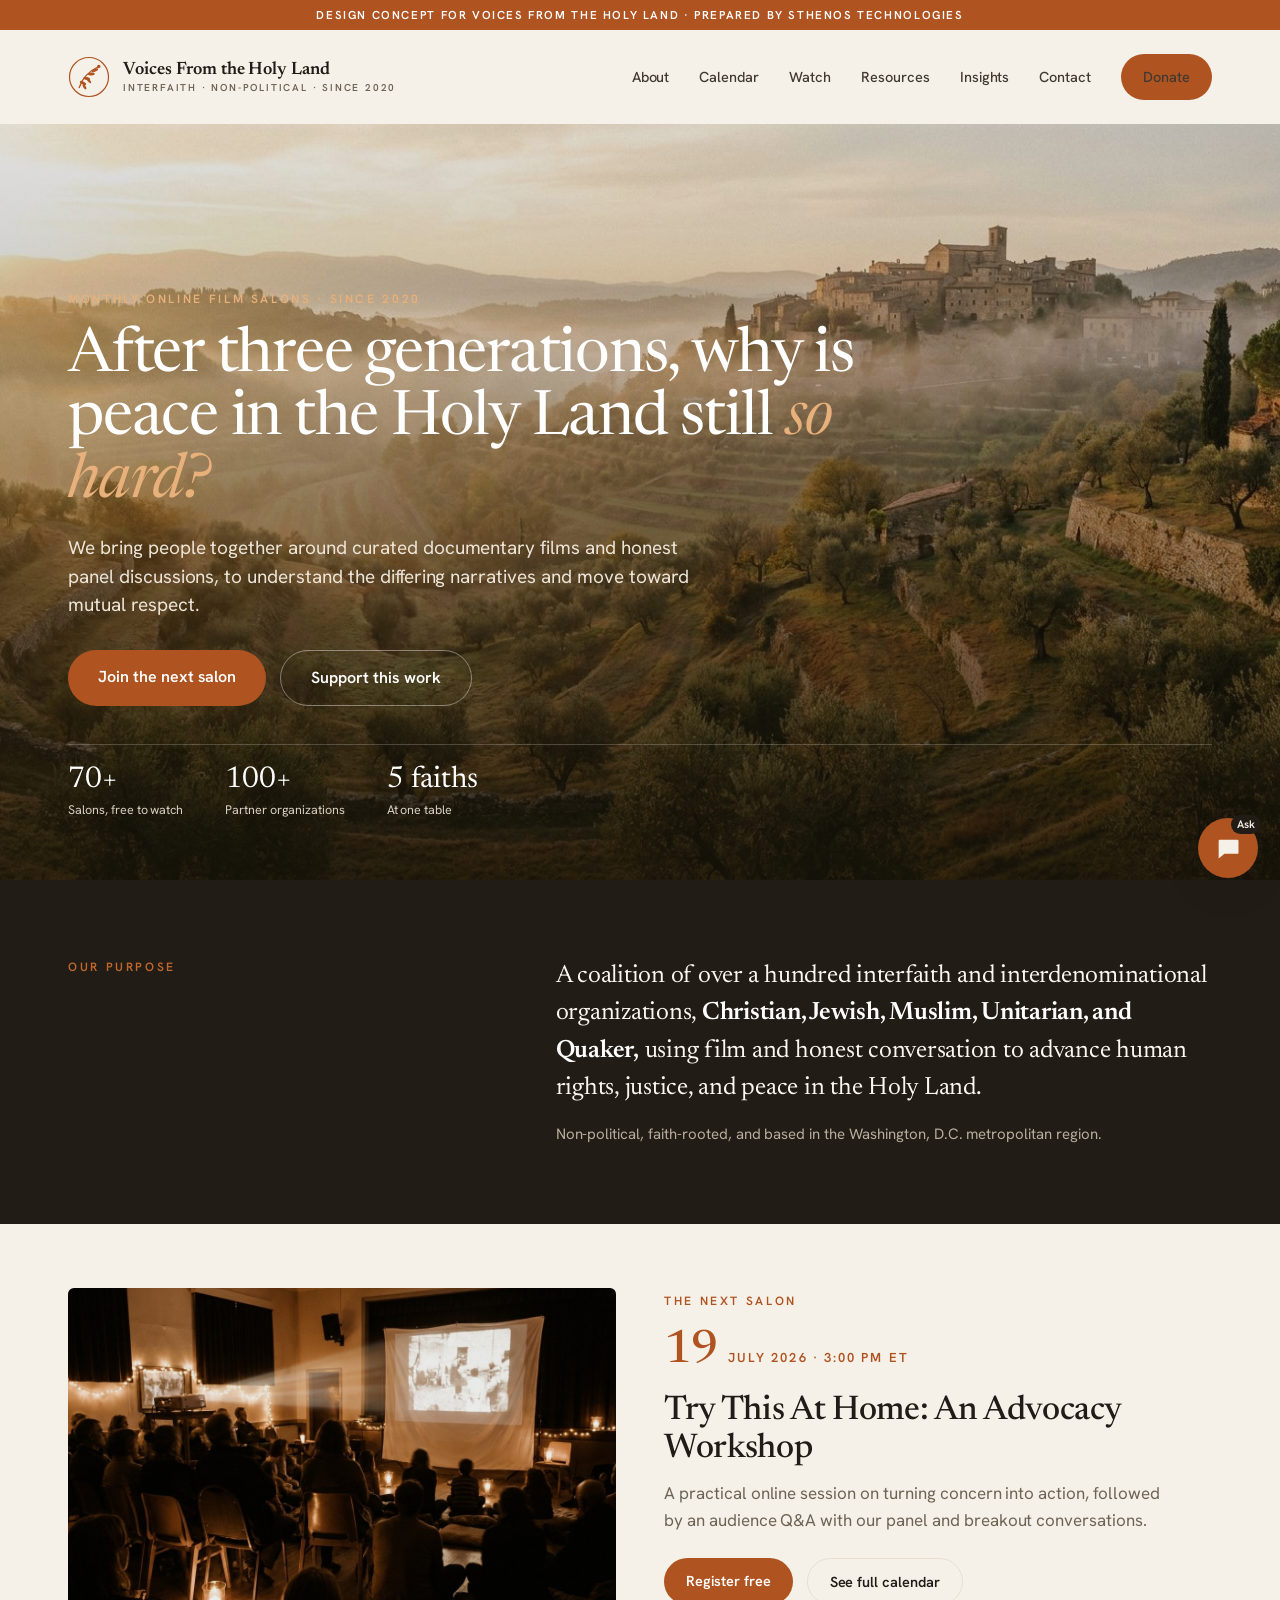
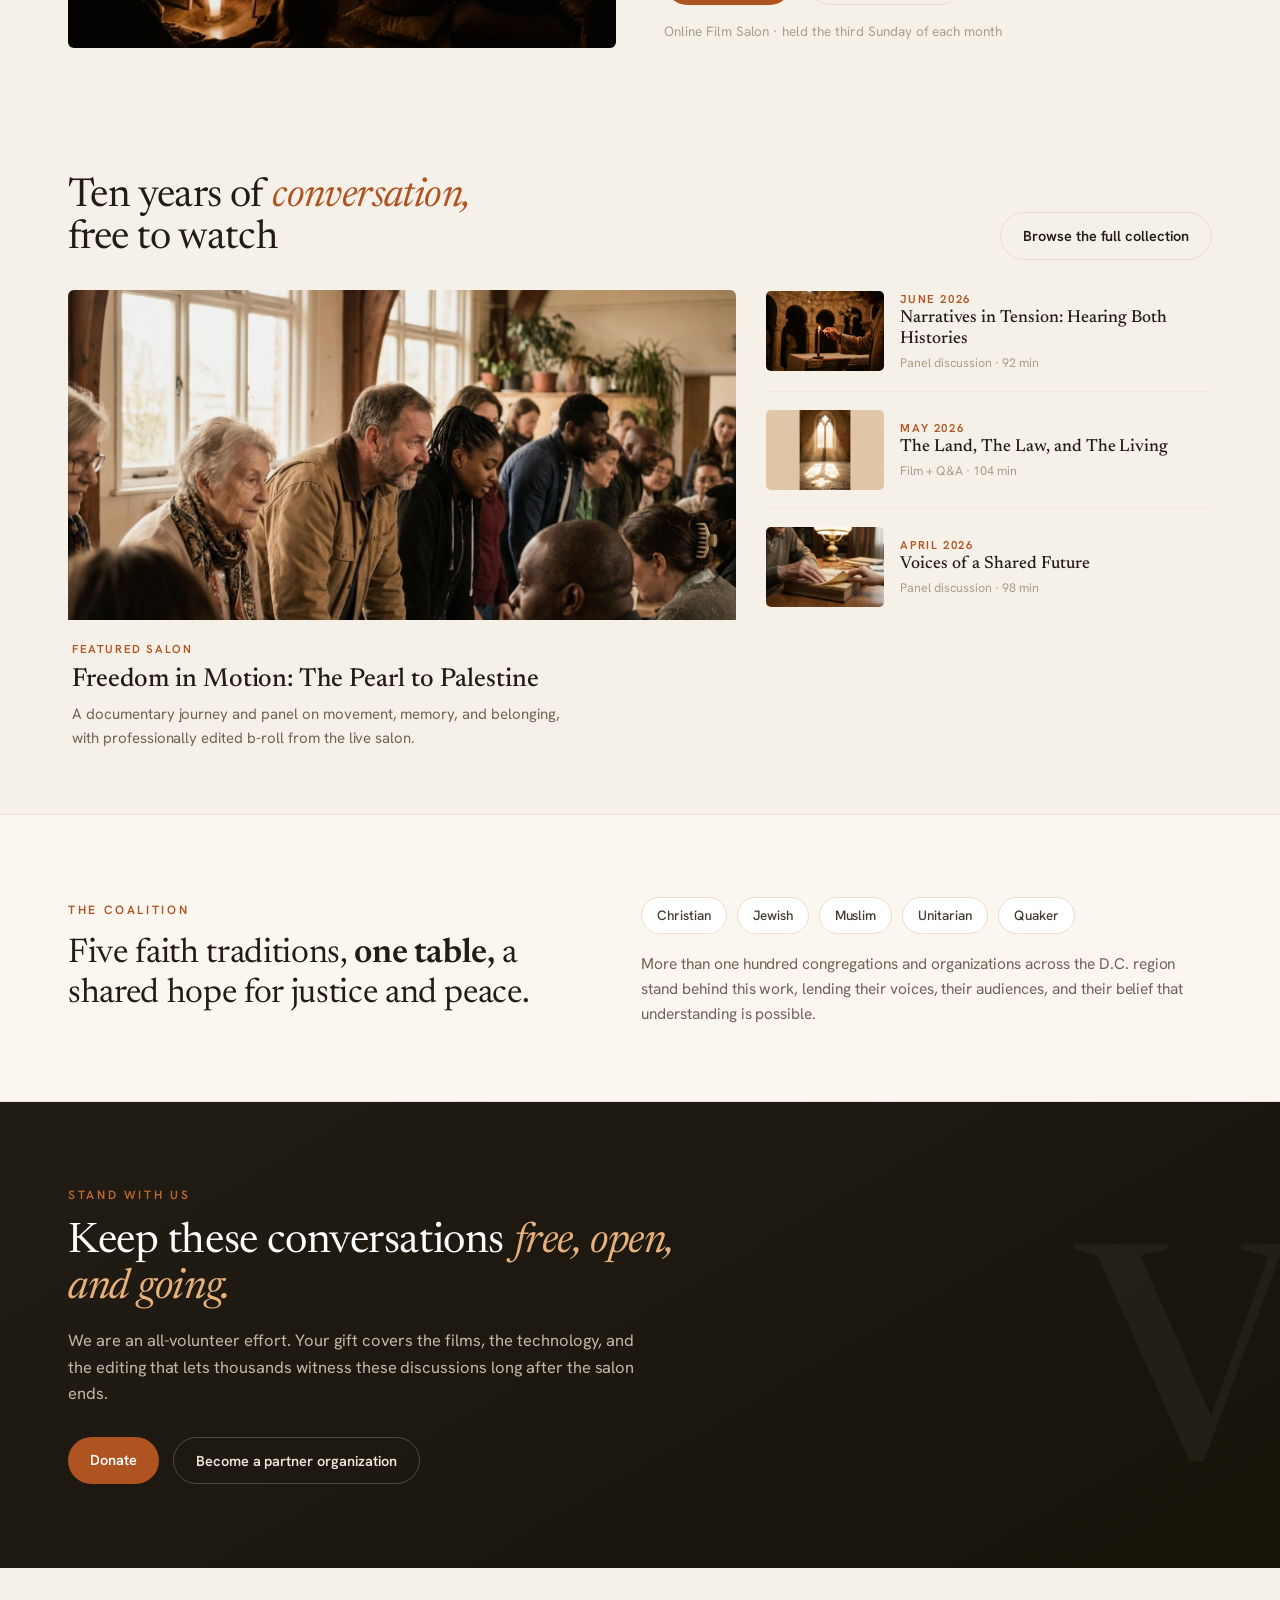
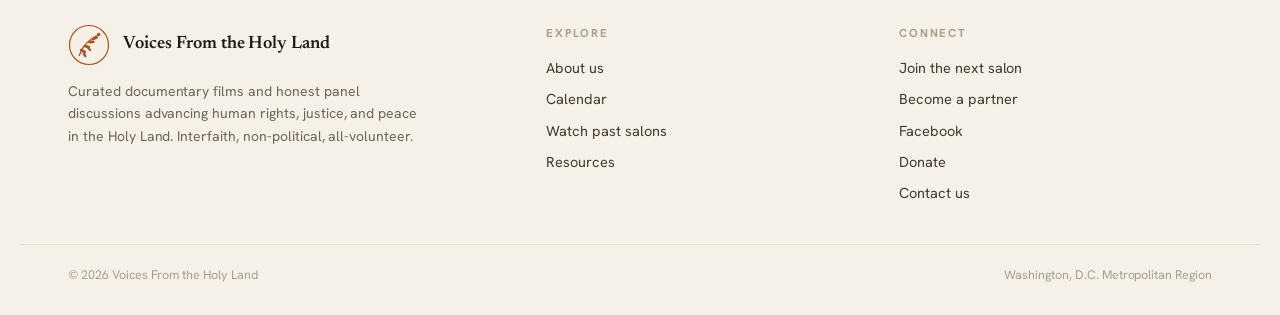
<file: index.html>
<!DOCTYPE html>
<html lang="en">
<head>
<meta charset="UTF-8">
<meta name="viewport" content="width=device-width, initial-scale=1.0">
<title>Voices From the Holy Land | Monthly Online Film Salons for Peace</title>
<meta name="description" content="An interfaith coalition using documentary films and honest panel discussions to advance human rights, justice, and peace in the Holy Land. Join a free monthly online film salon.">
<link rel="canonical" href="https://www.voicesfromtheholyland.org/">
<meta name="robots" content="index,follow">
<meta property="og:type" content="website">
<meta property="og:site_name" content="Voices From the Holy Land">
<meta property="og:title" content="Voices From the Holy Land | Monthly Online Film Salons for Peace">
<meta property="og:description" content="An interfaith coalition using documentary films and honest panel discussions to advance human rights, justice, and peace in the Holy Land. Join a free monthly online film salon.">
<meta property="og:url" content="https://www.voicesfromtheholyland.org/">
<meta property="og:image" content="https://www.voicesfromtheholyland.org/assets/img/landscape.jpg">
<meta name="twitter:card" content="summary_large_image">
<link rel="icon" href="assets/logo.svg" type="image/svg+xml">
<link rel="stylesheet" href="assets/style.css">
<script type="application/ld+json">{"@context":"https://schema.org","@type":"NGO","name":"Voices From the Holy Land","alternateName":"VFHL","url":"https://www.voicesfromtheholyland.org/","logo":"https://www.voicesfromtheholyland.org/assets/logo.svg","description":"An interfaith coalition using documentary films and honest panel discussions to advance human rights, justice, and peace in the Holy Land.","foundingDate":"2020","areaServed":"United States","knowsAbout":["Israel and Palestine","human rights","peace","interfaith dialogue","documentary film"]}</script>
</head>
<body>
<div class="concept">Design concept for Voices From the Holy Land &middot; prepared by Sthenos Technologies</div>

<nav>
  <a class="brand" href="index.html">
    <img src="assets/logo.svg" class="mk" alt="Voices From the Holy Land">
    <div class="nm">Voices From the Holy Land<small>Interfaith &middot; Non-political &middot; Since 2020</small></div>
  </a>
  <div class="navlinks">
    <a href="about.html">About</a>
    <a href="calendar.html">Calendar</a>
    <a href="watch.html">Watch</a><a href="resources.html">Resources</a><a href="blog.html">Insights</a>
    <a href="contact.html">Contact</a>
    <a href="donate.html" class="btn">Donate</a>
  </div>
</nav>

<section class="herofull" style="background-image:url('assets/img/landscape.jpg');">
  <div class="inner">
    <div class="kick eyebrow">Monthly online film salons &middot; since 2020</div>
    <h1 class="serif">After three generations, why is peace in the Holy Land still <em>so hard?</em></h1>
    <p class="sub">We bring people together around curated documentary films and honest panel discussions, to understand the differing narratives and move toward mutual respect.</p>
    <div class="cta">
      <a href="calendar.html" class="btn lg">Join the next salon</a>
      <a href="donate.html" class="btn ghost lg">Support this work</a>
    </div>
    <div class="meta">
      <div><div class="n serif">70+</div><div class="l">Salons, free to watch</div></div>
      <div><div class="n serif">100+</div><div class="l">Partner organizations</div></div>
      <div><div class="n serif">5 faiths</div><div class="l">At one table</div></div>
    </div>
  </div>
</section>

<section class="mission">
  <div class="wrap">
    <div><div class="eyebrow">Our purpose</div></div>
    <div>
      <h2 class="serif">A coalition of over a hundred interfaith and interdenominational organizations, <b>Christian, Jewish, Muslim, Unitarian, and Quaker,</b> using film and honest conversation to advance human rights, justice, and peace in the Holy Land.</h2>
      <div class="stat">Non-political, faith-rooted, and based in the Washington, D.C. metropolitan region.</div>
    </div>
  </div>
</section>

<section class="pad next">
  <div class="wrap">
    <div class="img" style="background-image:linear-gradient(0deg,rgba(23,19,9,.08),rgba(23,19,9,.08)),url('assets/img/screening.jpg');"></div>
    <div class="panel">
      <div class="eyebrow" style="margin-bottom:16px;">The next salon</div>
      <div class="date"><span class="d serif">19</span><span class="mo">July 2026 &middot; 3:00 PM ET</span></div>
      <h3 class="serif">Try This At Home: An Advocacy Workshop</h3>
      <p>A practical online session on turning concern into action, followed by an audience Q&amp;A with our panel and breakout conversations.</p>
      <div class="cta" style="display:flex;gap:14px;"><a href="calendar.html" class="btn">Register free</a><a href="calendar.html" class="btn ghost">See full calendar</a></div>
      <div class="who">Online Film Salon &middot; held the third Sunday of each month</div>
    </div>
  </div>
</section>

<section class="pad lib">
  <div class="wrap">
    <div class="head">
      <h2 class="serif">Ten years of <em>conversation,</em><br>free to watch</h2>
      <a href="watch.html" class="btn ghost">Browse the full collection</a>
    </div>
    <div class="grid">
      <a class="feat" href="watch.html">
        <div class="ph" style="background-image:linear-gradient(0deg,rgba(23,19,9,.06),rgba(23,19,9,.06)),url('assets/img/group2.jpg');"></div>
        <div class="body">
          <div class="tag">Featured salon</div>
          <h4 class="serif">Freedom in Motion: The Pearl to Palestine</h4>
          <p>A documentary journey and panel on movement, memory, and belonging, with professionally edited b-roll from the live salon.</p>
        </div>
      </a>
      <div class="list">
        <a class="litem" href="watch.html"><div class="th img" style="background-image:url('assets/img/candle.jpg');"></div><div><div class="tag">June 2026</div><h5 class="serif">Narratives in Tension: Hearing Both Histories</h5><div class="meta">Panel discussion &middot; 92 min</div></div></a>
        <a class="litem" href="watch.html"><div class="th img" style="background-image:url('assets/img/window.jpg');"></div><div><div class="tag">May 2026</div><h5 class="serif">The Land, The Law, and The Living</h5><div class="meta">Film + Q&amp;A &middot; 104 min</div></div></a>
        <a class="litem" href="watch.html"><div class="th img" style="background-image:url('assets/img/book.jpg');"></div><div><div class="tag">April 2026</div><h5 class="serif">Voices of a Shared Future</h5><div class="meta">Panel discussion &middot; 98 min</div></div></a>
      </div>
    </div>
  </div>
</section>

<section class="coal">
  <div class="wrap">
    <div>
      <div class="eyebrow" style="margin-bottom:14px;">The coalition</div>
      <h2 class="serif">Five faith traditions, <b>one table,</b> a shared hope for justice and peace.</h2>
    </div>
    <div>
      <div class="faiths"><span>Christian</span><span>Jewish</span><span>Muslim</span><span>Unitarian</span><span>Quaker</span></div>
      <p style="margin-top:18px;">More than one hundred congregations and organizations across the D.C. region stand behind this work, lending their voices, their audiences, and their belief that understanding is possible.</p>
    </div>
  </div>
</section>

<section class="give">
  <div class="mono serif">V</div>
  <div class="wrap">
    <div class="eyebrow">Stand with us</div>
    <h2 class="serif">Keep these conversations <em>free, open, and going.</em></h2>
    <p>We are an all-volunteer effort. Your gift covers the films, the technology, and the editing that lets thousands witness these discussions long after the salon ends.</p>
    <div class="cta"><a href="donate.html" class="btn">Donate</a><a href="contact.html" class="btn ghost">Become a partner organization</a></div>
  </div>
</section>

<footer>
  <div class="wrap">
    <div>
      <div class="brand"><img src="assets/logo.svg" class="mk" alt="Voices From the Holy Land"><div class="nm">Voices From the Holy Land</div></div>
      <p class="about">Curated documentary films and honest panel discussions advancing human rights, justice, and peace in the Holy Land. Interfaith, non-political, all-volunteer.</p>
    </div>
    <div><h6>Explore</h6><ul><li><a href="about.html">About us</a></li><li><a href="calendar.html">Calendar</a></li><li><a href="watch.html">Watch past salons</a></li><li><a href="resources.html">Resources</a></li></ul></div>
    <div><h6>Connect</h6><ul><li><a href="calendar.html">Join the next salon</a></li><li><a href="contact.html">Become a partner</a></li><li><a href="https://www.facebook.com/VoicesHolyLand/" target="_blank" rel="noopener">Facebook</a></li><li><a href="donate.html">Donate</a></li><li><a href="contact.html">Contact us</a></li></ul></div>
  </div>
  <div class="legal"><span>&copy; 2026 Voices From the Holy Land</span><span>Washington, D.C. Metropolitan Region</span></div>
</footer>
<script src="assets/chatbot.js" defer></script>
</body>
</html>
</file>
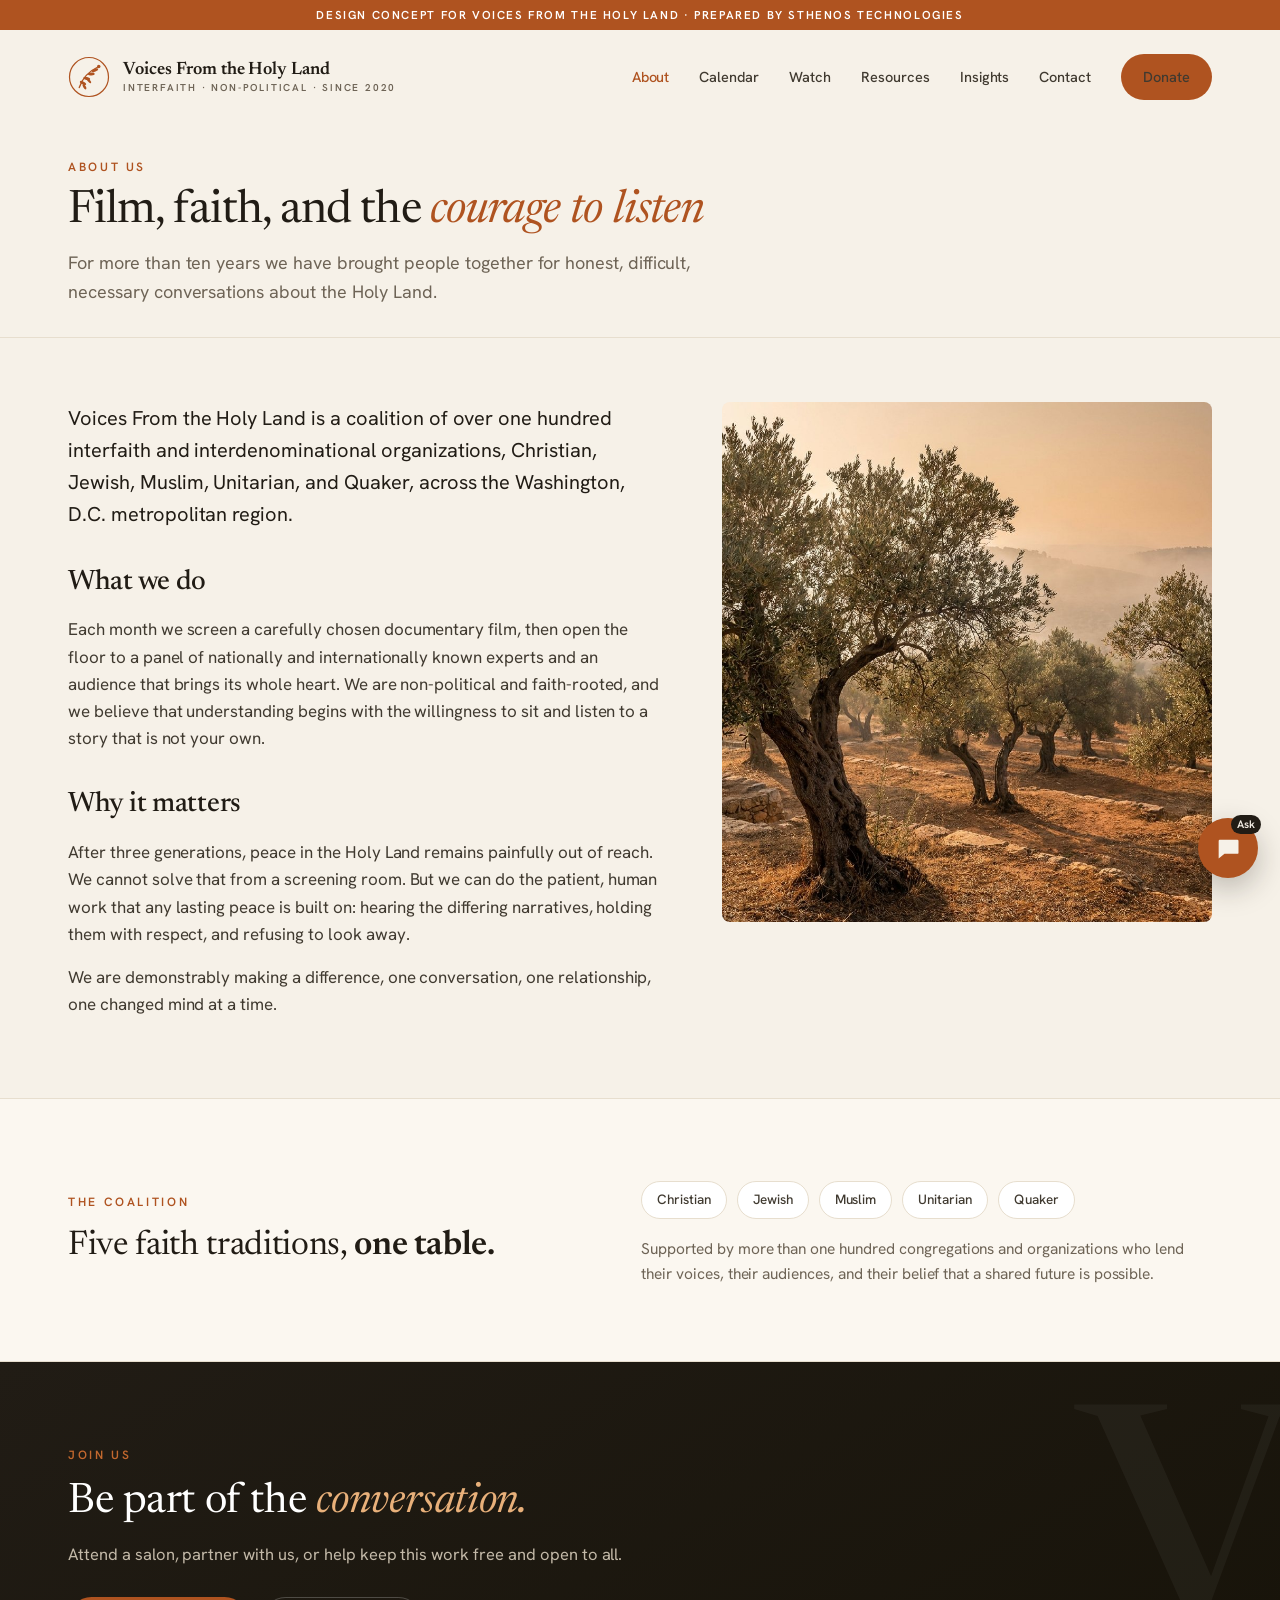
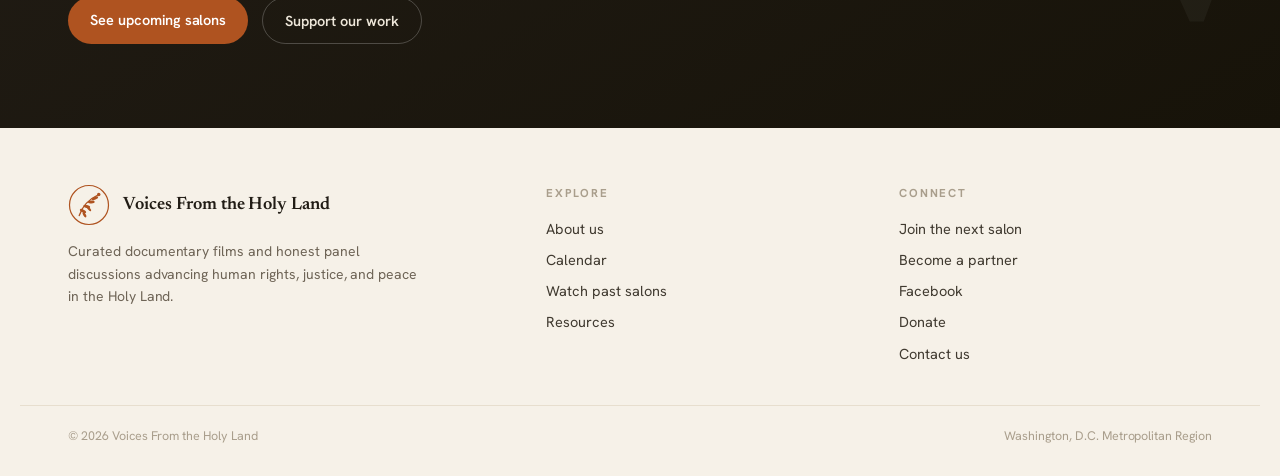
<file: about.html>
<!DOCTYPE html>
<html lang="en">
<head>
<meta charset="UTF-8">
<meta name="viewport" content="width=device-width, initial-scale=1.0">
<title>About Us | Voices From the Holy Land</title>
<meta name="description" content="A coalition of over 100 interfaith and interdenominational organizations using film and honest dialogue to advance peace in the Holy Land. Learn our story.">
<link rel="canonical" href="https://www.voicesfromtheholyland.org/about.html">
<meta name="robots" content="index,follow">
<meta property="og:type" content="website">
<meta property="og:site_name" content="Voices From the Holy Land">
<meta property="og:title" content="About Us | Voices From the Holy Land">
<meta property="og:description" content="A coalition of over 100 interfaith and interdenominational organizations using film and honest dialogue to advance peace in the Holy Land. Learn our story.">
<meta property="og:url" content="https://www.voicesfromtheholyland.org/about.html">
<meta property="og:image" content="https://www.voicesfromtheholyland.org/assets/img/hero.jpg">
<meta name="twitter:card" content="summary_large_image">
<link rel="icon" href="assets/logo.svg" type="image/svg+xml">
<link rel="stylesheet" href="assets/style.css">
<script type="application/ld+json">{"@context":"https://schema.org","@type":"NGO","name":"Voices From the Holy Land","alternateName":"VFHL","url":"https://www.voicesfromtheholyland.org/","logo":"https://www.voicesfromtheholyland.org/assets/logo.svg","description":"An interfaith coalition using documentary films and honest panel discussions to advance human rights, justice, and peace in the Holy Land.","foundingDate":"2020","areaServed":"United States","knowsAbout":["Israel and Palestine","human rights","peace","interfaith dialogue","documentary film"]}</script>
</head>
<body>
<div class="concept">Design concept for Voices From the Holy Land &middot; prepared by Sthenos Technologies</div>
<nav>
  <a class="brand" href="index.html"><img src="assets/logo.svg" class="mk" alt="Voices From the Holy Land"><div class="nm">Voices From the Holy Land<small>Interfaith &middot; Non-political &middot; Since 2020</small></div></a>
  <div class="navlinks"><a href="about.html" class="active">About</a><a href="calendar.html">Calendar</a><a href="watch.html">Watch</a><a href="resources.html">Resources</a><a href="blog.html">Insights</a><a href="contact.html">Contact</a><a href="donate.html" class="btn">Donate</a></div>
</nav>

<div class="banner"><div class="wrap"><div class="eyebrow">About us</div><h1 class="serif">Film, faith, and the <em>courage to listen</em></h1><p>For more than ten years we have brought people together for honest, difficult, necessary conversations about the Holy Land.</p></div></div>

<section class="pad"><div class="wrap" style="display:grid;grid-template-columns:1.1fr .9fr;gap:54px;align-items:start;">
  <div class="prose">
    <p style="font-size:20px;color:var(--ink);">Voices From the Holy Land is a coalition of over one hundred interfaith and interdenominational organizations, Christian, Jewish, Muslim, Unitarian, and Quaker, across the Washington, D.C. metropolitan region.</p>
    <h2 class="serif">What we do</h2>
    <p>Each month we screen a carefully chosen documentary film, then open the floor to a panel of nationally and internationally known experts and an audience that brings its whole heart. We are non-political and faith-rooted, and we believe that understanding begins with the willingness to sit and listen to a story that is not your own.</p>
    <h2 class="serif">Why it matters</h2>
    <p>After three generations, peace in the Holy Land remains painfully out of reach. We cannot solve that from a screening room. But we can do the patient, human work that any lasting peace is built on: hearing the differing narratives, holding them with respect, and refusing to look away.</p>
    <p>We are demonstrably making a difference, one conversation, one relationship, one changed mind at a time.</p>
  </div>
  <div class="img" style="height:520px;border-radius:8px;background-image:url('assets/img/hero.jpg');"></div>
</div></section>

<section class="coal"><div class="wrap">
  <div><div class="eyebrow" style="margin-bottom:14px;">The coalition</div><h2 class="serif">Five faith traditions, <b>one table.</b></h2></div>
  <div><div class="faiths"><span>Christian</span><span>Jewish</span><span>Muslim</span><span>Unitarian</span><span>Quaker</span></div><p style="margin-top:18px;">Supported by more than one hundred congregations and organizations who lend their voices, their audiences, and their belief that a shared future is possible.</p></div>
</div></section>

<section class="give"><div class="mono serif">V</div><div class="wrap"><div class="eyebrow">Join us</div><h2 class="serif">Be part of the <em>conversation.</em></h2><p>Attend a salon, partner with us, or help keep this work free and open to all.</p><div class="cta"><a href="calendar.html" class="btn">See upcoming salons</a><a href="donate.html" class="btn ghost">Support our work</a></div></div></section>

<footer><div class="wrap">
  <div><div class="brand"><img src="assets/logo.svg" class="mk" alt="Voices From the Holy Land"><div class="nm">Voices From the Holy Land</div></div><p class="about">Curated documentary films and honest panel discussions advancing human rights, justice, and peace in the Holy Land.</p></div>
  <div><h6>Explore</h6><ul><li><a href="about.html">About us</a></li><li><a href="calendar.html">Calendar</a></li><li><a href="watch.html">Watch past salons</a></li><li><a href="resources.html">Resources</a></li></ul></div>
  <div><h6>Connect</h6><ul><li><a href="calendar.html">Join the next salon</a></li><li><a href="contact.html">Become a partner</a></li><li><a href="https://www.facebook.com/VoicesHolyLand/" target="_blank" rel="noopener">Facebook</a></li><li><a href="donate.html">Donate</a></li><li><a href="contact.html">Contact us</a></li></ul></div>
</div><div class="legal"><span>&copy; 2026 Voices From the Holy Land</span><span>Washington, D.C. Metropolitan Region</span></div></footer>
<script src="assets/chatbot.js" defer></script>
</body>
</html>
</file>
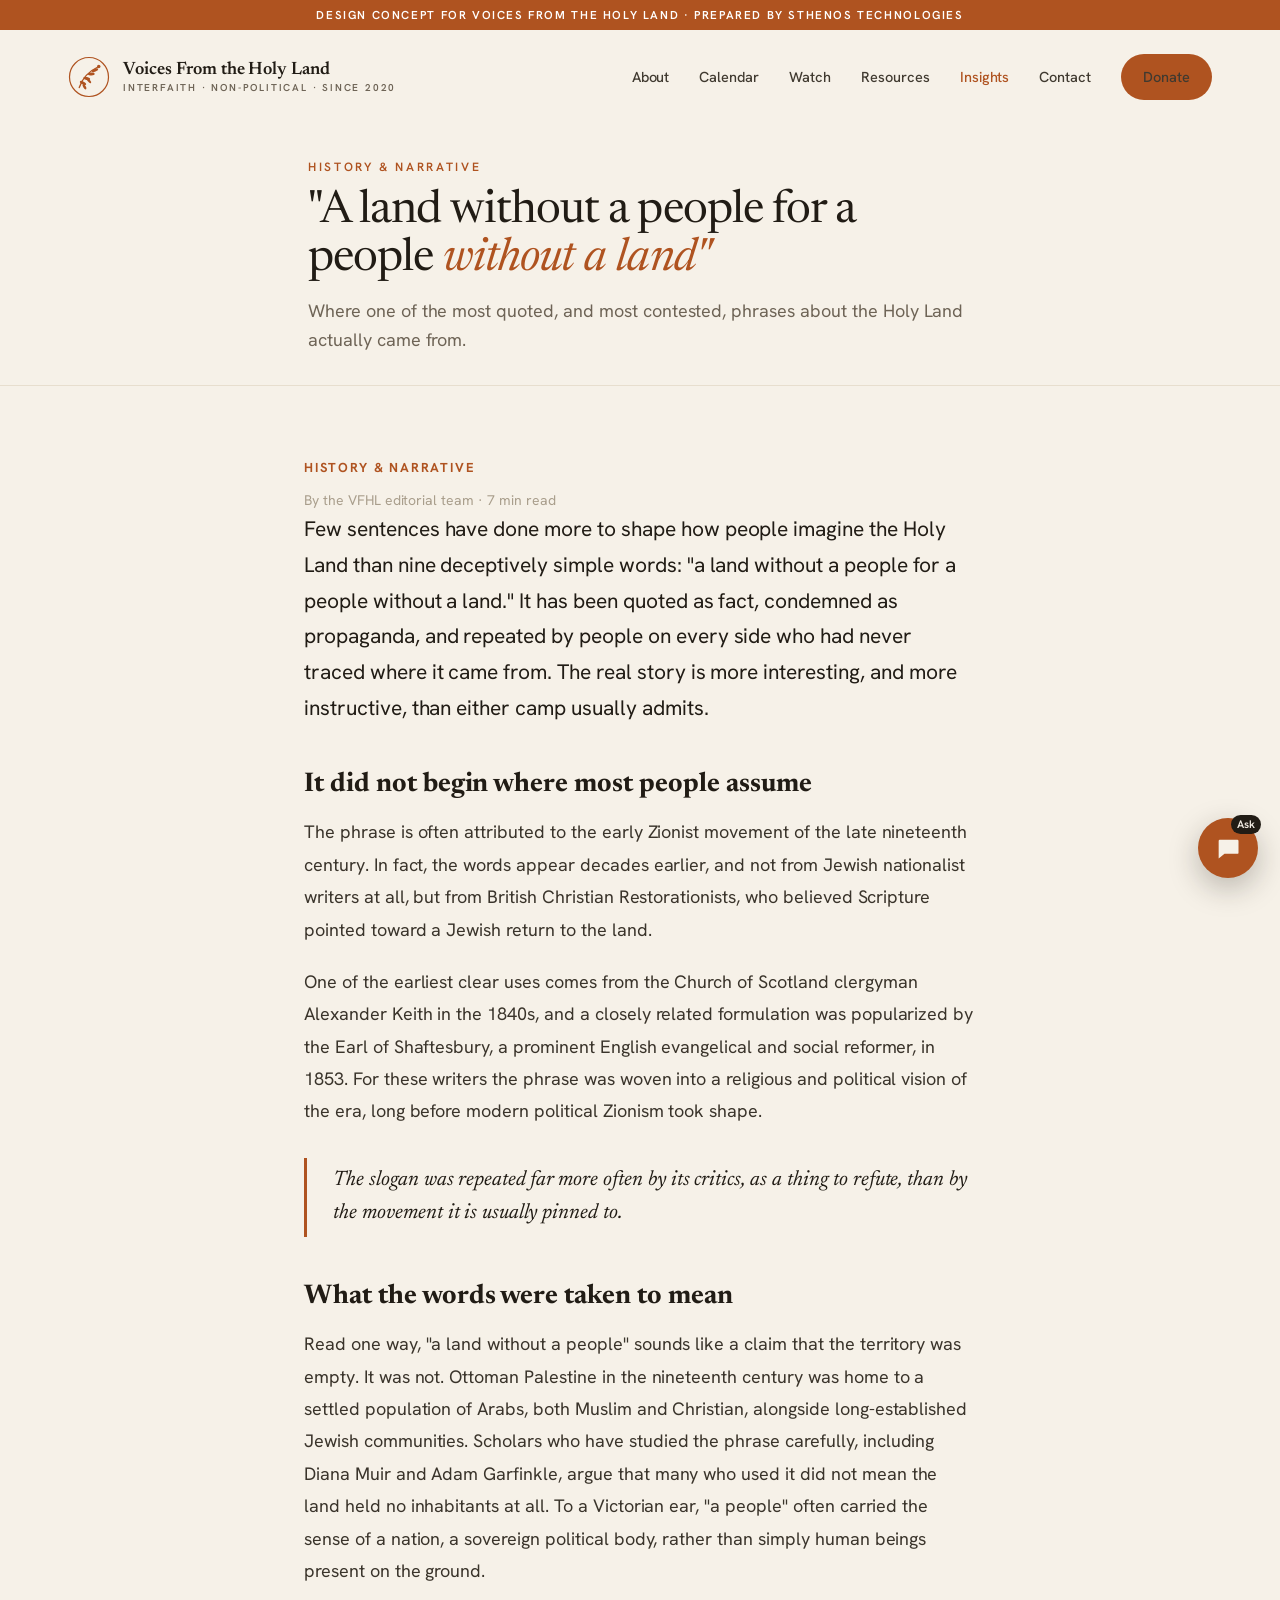
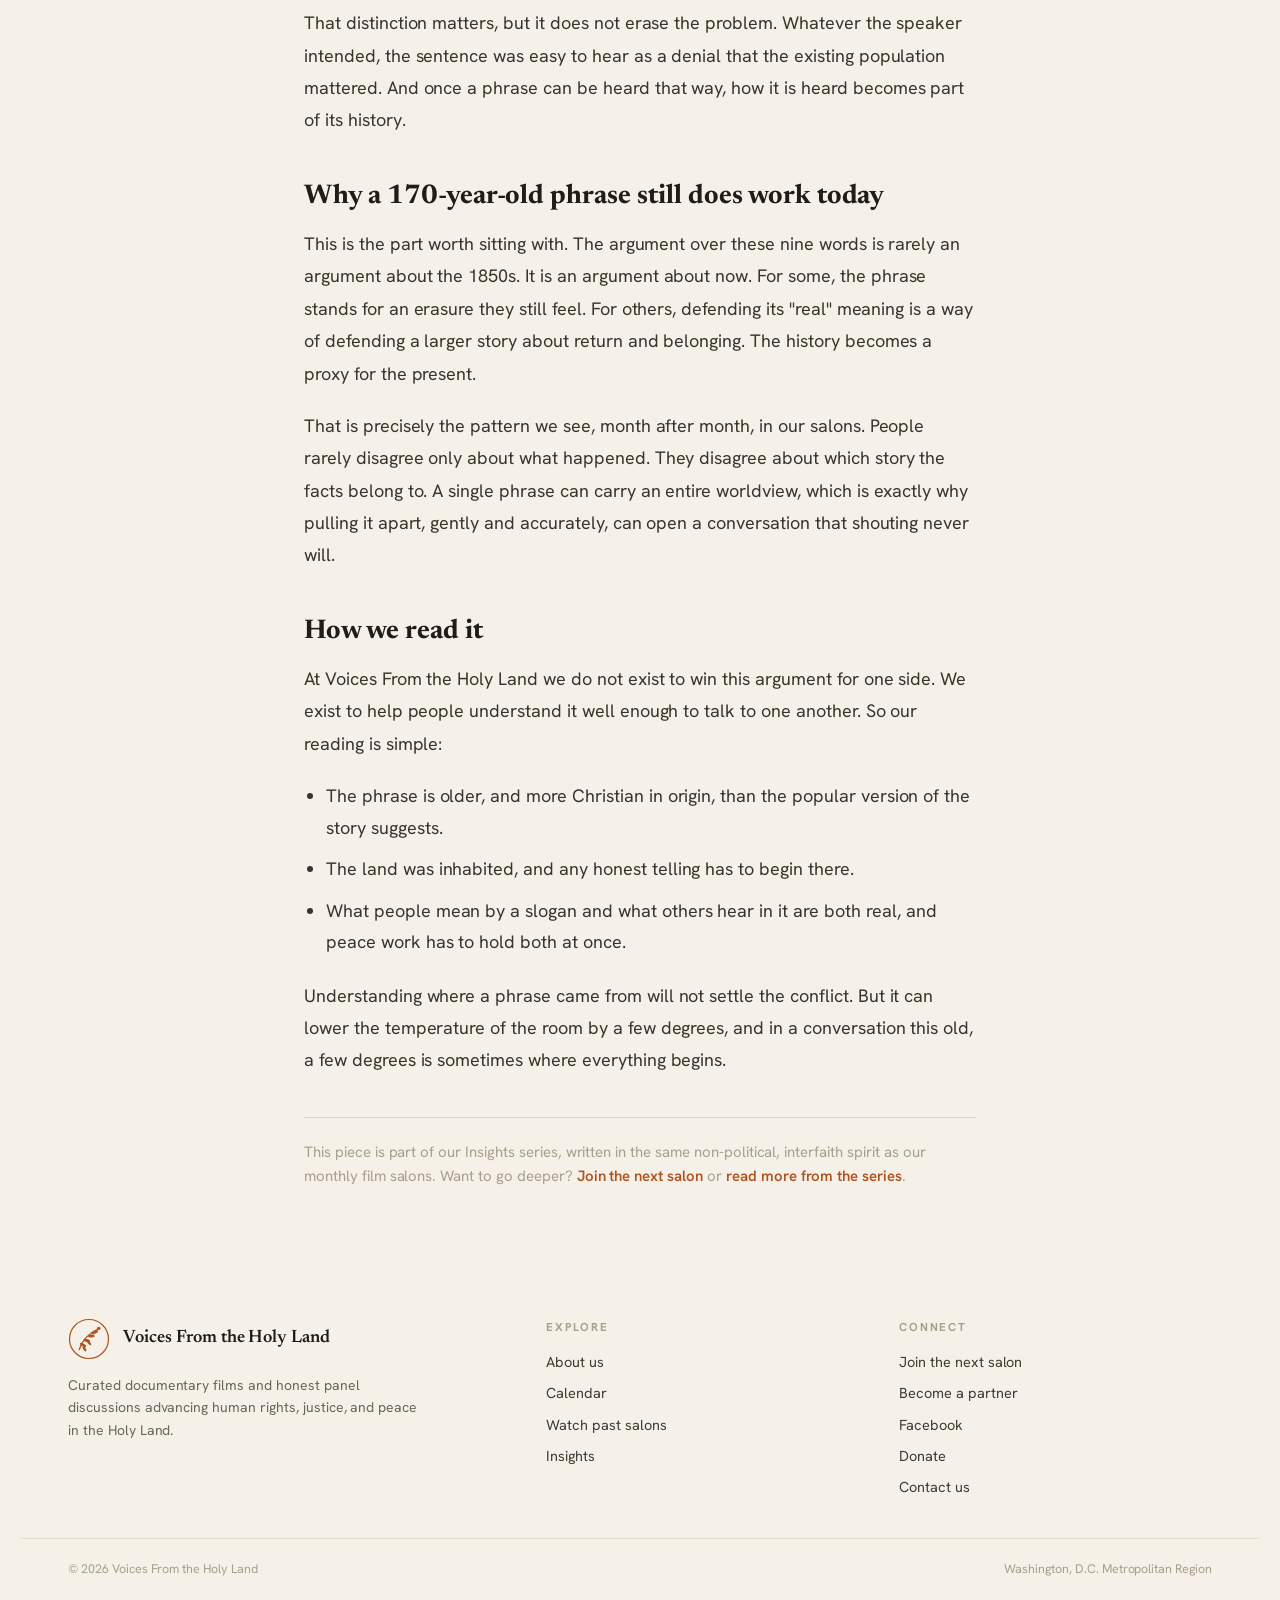
<file: blog-land-without-a-people.html>
<!DOCTYPE html>
<html lang="en">
<head>
<meta charset="UTF-8">
<meta name="viewport" content="width=device-width, initial-scale=1.0">
<title>"A Land Without a People for a People Without a Land": Where the Phrase Came From | VFHL</title>
<meta name="description" content="One of the most quoted and most contested slogans about the Holy Land. We trace where 'a land without a people for a people without a land' actually came from, and why it still shapes the conversation.">
<link rel="canonical" href="https://www.voicesfromtheholyland.org/blog-land-without-a-people.html">
<meta name="robots" content="index,follow">
<meta property="og:type" content="article">
<meta property="og:site_name" content="Voices From the Holy Land">
<meta property="og:title" content="'A Land Without a People for a People Without a Land': Where the Phrase Came From">
<meta property="og:description" content="We trace the real origins of one of the most quoted, and most contested, phrases about the Holy Land.">
<meta property="og:url" content="https://www.voicesfromtheholyland.org/blog-land-without-a-people.html">
<meta property="og:image" content="https://www.voicesfromtheholyland.org/assets/img/book.jpg">
<meta name="twitter:card" content="summary_large_image">
<link rel="icon" href="assets/logo.svg" type="image/svg+xml">
<link rel="stylesheet" href="assets/style.css">
<script type="application/ld+json">{"@context":"https://schema.org","@type":"BlogPosting","headline":"A Land Without a People for a People Without a Land: Where the Phrase Came From","description":"We trace the real origins of one of the most quoted, and most contested, phrases about the Holy Land.","datePublished":"2026-06-30","author":{"@type":"Organization","name":"Voices From the Holy Land"},"publisher":{"@type":"Organization","name":"Voices From the Holy Land","logo":{"@type":"ImageObject","url":"https://www.voicesfromtheholyland.org/assets/logo.svg"}},"mainEntityOfPage":"https://www.voicesfromtheholyland.org/blog-land-without-a-people.html"}</script>
</head>
<body>
<div class="concept">Design concept for Voices From the Holy Land &middot; prepared by Sthenos Technologies</div>
<nav>
  <a class="brand" href="index.html"><img src="assets/logo.svg" class="mk" alt="Voices From the Holy Land"><div class="nm">Voices From the Holy Land<small>Interfaith &middot; Non-political &middot; Since 2020</small></div></a>
  <div class="navlinks"><a href="about.html">About</a><a href="calendar.html">Calendar</a><a href="watch.html">Watch</a><a href="resources.html">Resources</a><a href="blog.html" class="active">Insights</a><a href="contact.html">Contact</a><a href="donate.html" class="btn">Donate</a></div>
</nav>

<div class="banner"><div class="wrap" style="max-width:760px;"><div class="eyebrow">History &amp; narrative</div><h1 class="serif">"A land without a people for a people <em>without a land"</em></h1><p>Where one of the most quoted, and most contested, phrases about the Holy Land actually came from.</p></div></div>

<section class="pad"><div class="article">
  <div class="cat">History &amp; narrative</div>
  <div class="byline">By the VFHL editorial team &middot; 7 min read</div>

  <p class="lead">Few sentences have done more to shape how people imagine the Holy Land than nine deceptively simple words: "a land without a people for a people without a land." It has been quoted as fact, condemned as propaganda, and repeated by people on every side who had never traced where it came from. The real story is more interesting, and more instructive, than either camp usually admits.</p>

  <h2 class="serif">It did not begin where most people assume</h2>
  <p>The phrase is often attributed to the early Zionist movement of the late nineteenth century. In fact, the words appear decades earlier, and not from Jewish nationalist writers at all, but from British Christian Restorationists, who believed Scripture pointed toward a Jewish return to the land.</p>
  <p>One of the earliest clear uses comes from the Church of Scotland clergyman Alexander Keith in the 1840s, and a closely related formulation was popularized by the Earl of Shaftesbury, a prominent English evangelical and social reformer, in 1853. For these writers the phrase was woven into a religious and political vision of the era, long before modern political Zionism took shape.</p>

  <blockquote>The slogan was repeated far more often by its critics, as a thing to refute, than by the movement it is usually pinned to.</blockquote>

  <h2 class="serif">What the words were taken to mean</h2>
  <p>Read one way, "a land without a people" sounds like a claim that the territory was empty. It was not. Ottoman Palestine in the nineteenth century was home to a settled population of Arabs, both Muslim and Christian, alongside long-established Jewish communities. Scholars who have studied the phrase carefully, including Diana Muir and Adam Garfinkle, argue that many who used it did not mean the land held no inhabitants at all. To a Victorian ear, "a people" often carried the sense of a nation, a sovereign political body, rather than simply human beings present on the ground.</p>
  <p>That distinction matters, but it does not erase the problem. Whatever the speaker intended, the sentence was easy to hear as a denial that the existing population mattered. And once a phrase can be heard that way, how it is heard becomes part of its history.</p>

  <h2 class="serif">Why a 170-year-old phrase still does work today</h2>
  <p>This is the part worth sitting with. The argument over these nine words is rarely an argument about the 1850s. It is an argument about now. For some, the phrase stands for an erasure they still feel. For others, defending its "real" meaning is a way of defending a larger story about return and belonging. The history becomes a proxy for the present.</p>
  <p>That is precisely the pattern we see, month after month, in our salons. People rarely disagree only about what happened. They disagree about which story the facts belong to. A single phrase can carry an entire worldview, which is exactly why pulling it apart, gently and accurately, can open a conversation that shouting never will.</p>

  <h2 class="serif">How we read it</h2>
  <p>At Voices From the Holy Land we do not exist to win this argument for one side. We exist to help people understand it well enough to talk to one another. So our reading is simple:</p>
  <ul>
    <li>The phrase is older, and more Christian in origin, than the popular version of the story suggests.</li>
    <li>The land was inhabited, and any honest telling has to begin there.</li>
    <li>What people mean by a slogan and what others hear in it are both real, and peace work has to hold both at once.</li>
  </ul>
  <p>Understanding where a phrase came from will not settle the conflict. But it can lower the temperature of the room by a few degrees, and in a conversation this old, a few degrees is sometimes where everything begins.</p>

  <div class="endnote">This piece is part of our Insights series, written in the same non-political, interfaith spirit as our monthly film salons. Want to go deeper? <a href="calendar.html" style="color:var(--clay);font-weight:600;">Join the next salon</a> or <a href="blog.html" style="color:var(--clay);font-weight:600;">read more from the series</a>.</div>
</div></section>

<footer><div class="wrap">
  <div><div class="brand"><img src="assets/logo.svg" class="mk" alt="Voices From the Holy Land"><div class="nm">Voices From the Holy Land</div></div><p class="about">Curated documentary films and honest panel discussions advancing human rights, justice, and peace in the Holy Land.</p></div>
  <div><h6>Explore</h6><ul><li><a href="about.html">About us</a></li><li><a href="calendar.html">Calendar</a></li><li><a href="watch.html">Watch past salons</a></li><li><a href="blog.html">Insights</a></li></ul></div>
  <div><h6>Connect</h6><ul><li><a href="calendar.html">Join the next salon</a></li><li><a href="contact.html">Become a partner</a></li><li><a href="https://www.facebook.com/VoicesHolyLand/" target="_blank" rel="noopener">Facebook</a></li><li><a href="donate.html">Donate</a></li><li><a href="contact.html">Contact us</a></li></ul></div>
</div><div class="legal"><span>&copy; 2026 Voices From the Holy Land</span><span>Washington, D.C. Metropolitan Region</span></div></footer>
<script src="assets/chatbot.js" defer></script>
</body>
</html>
</file>
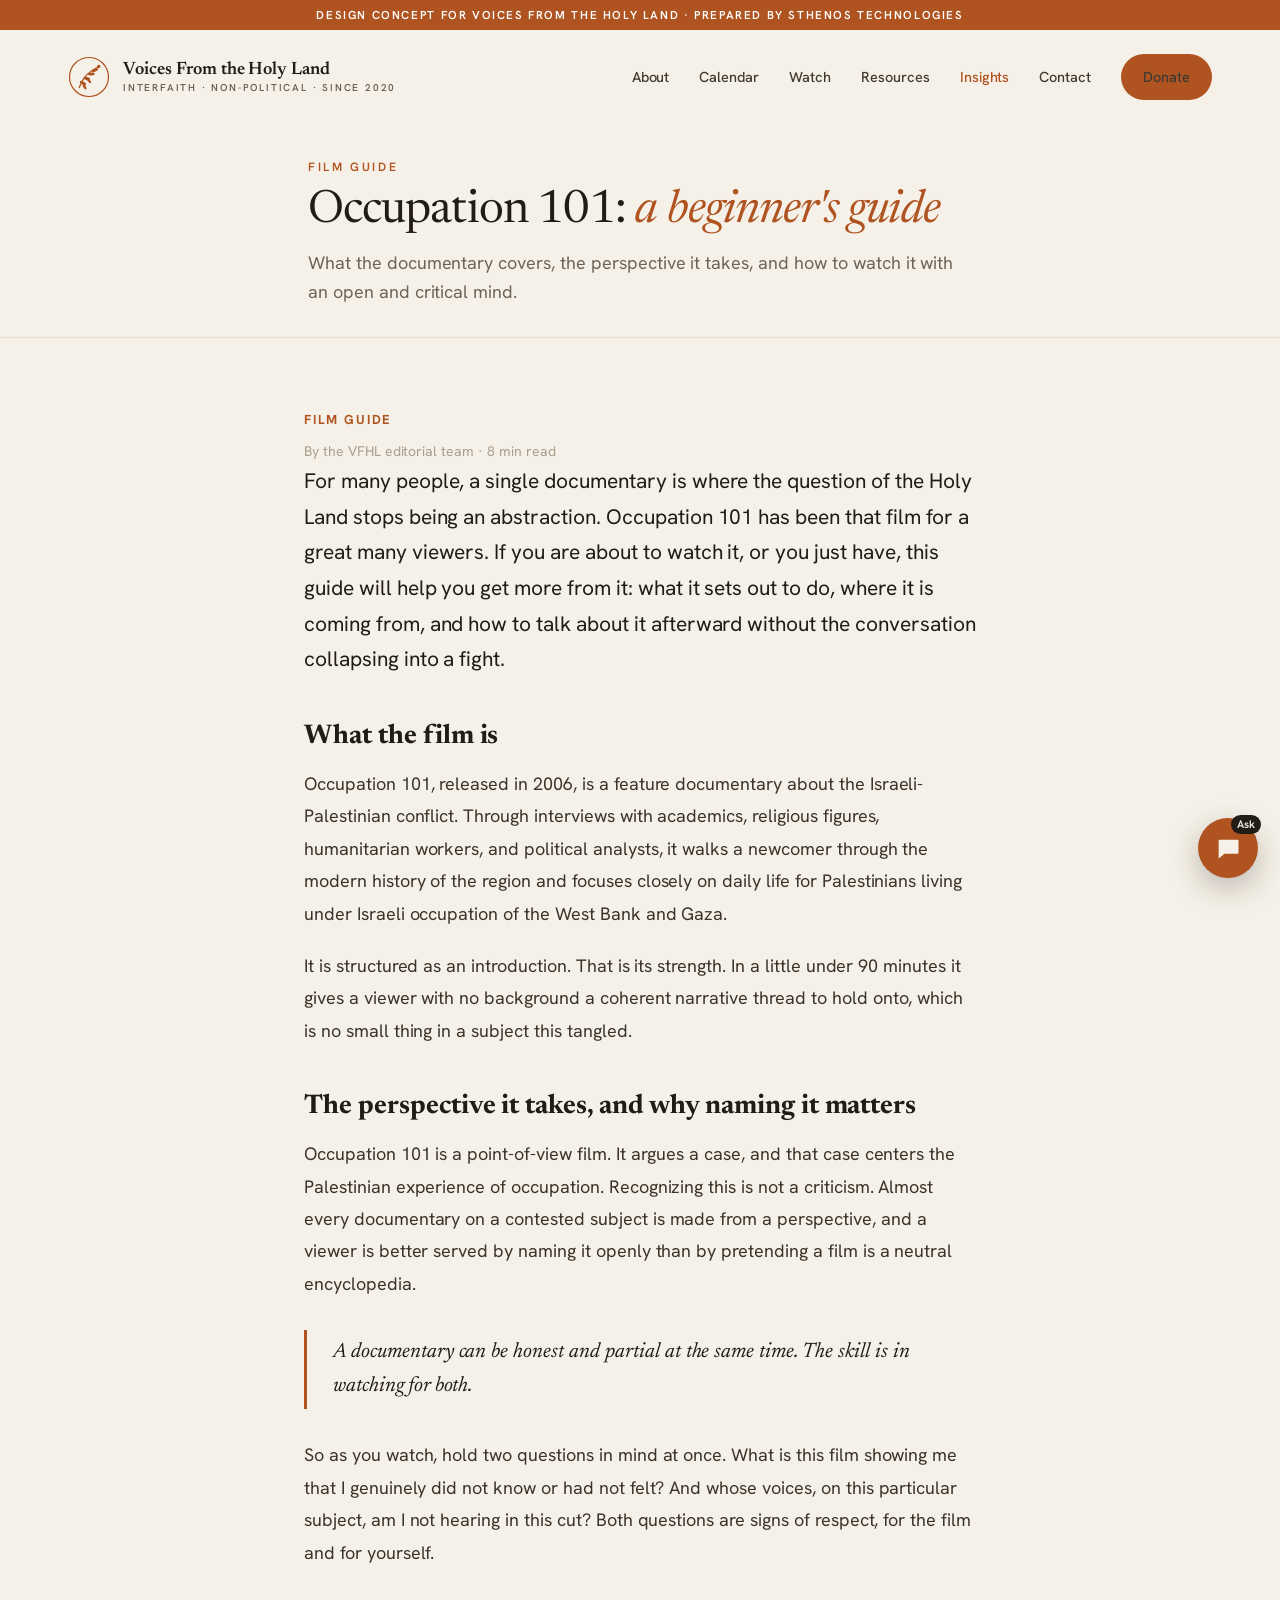
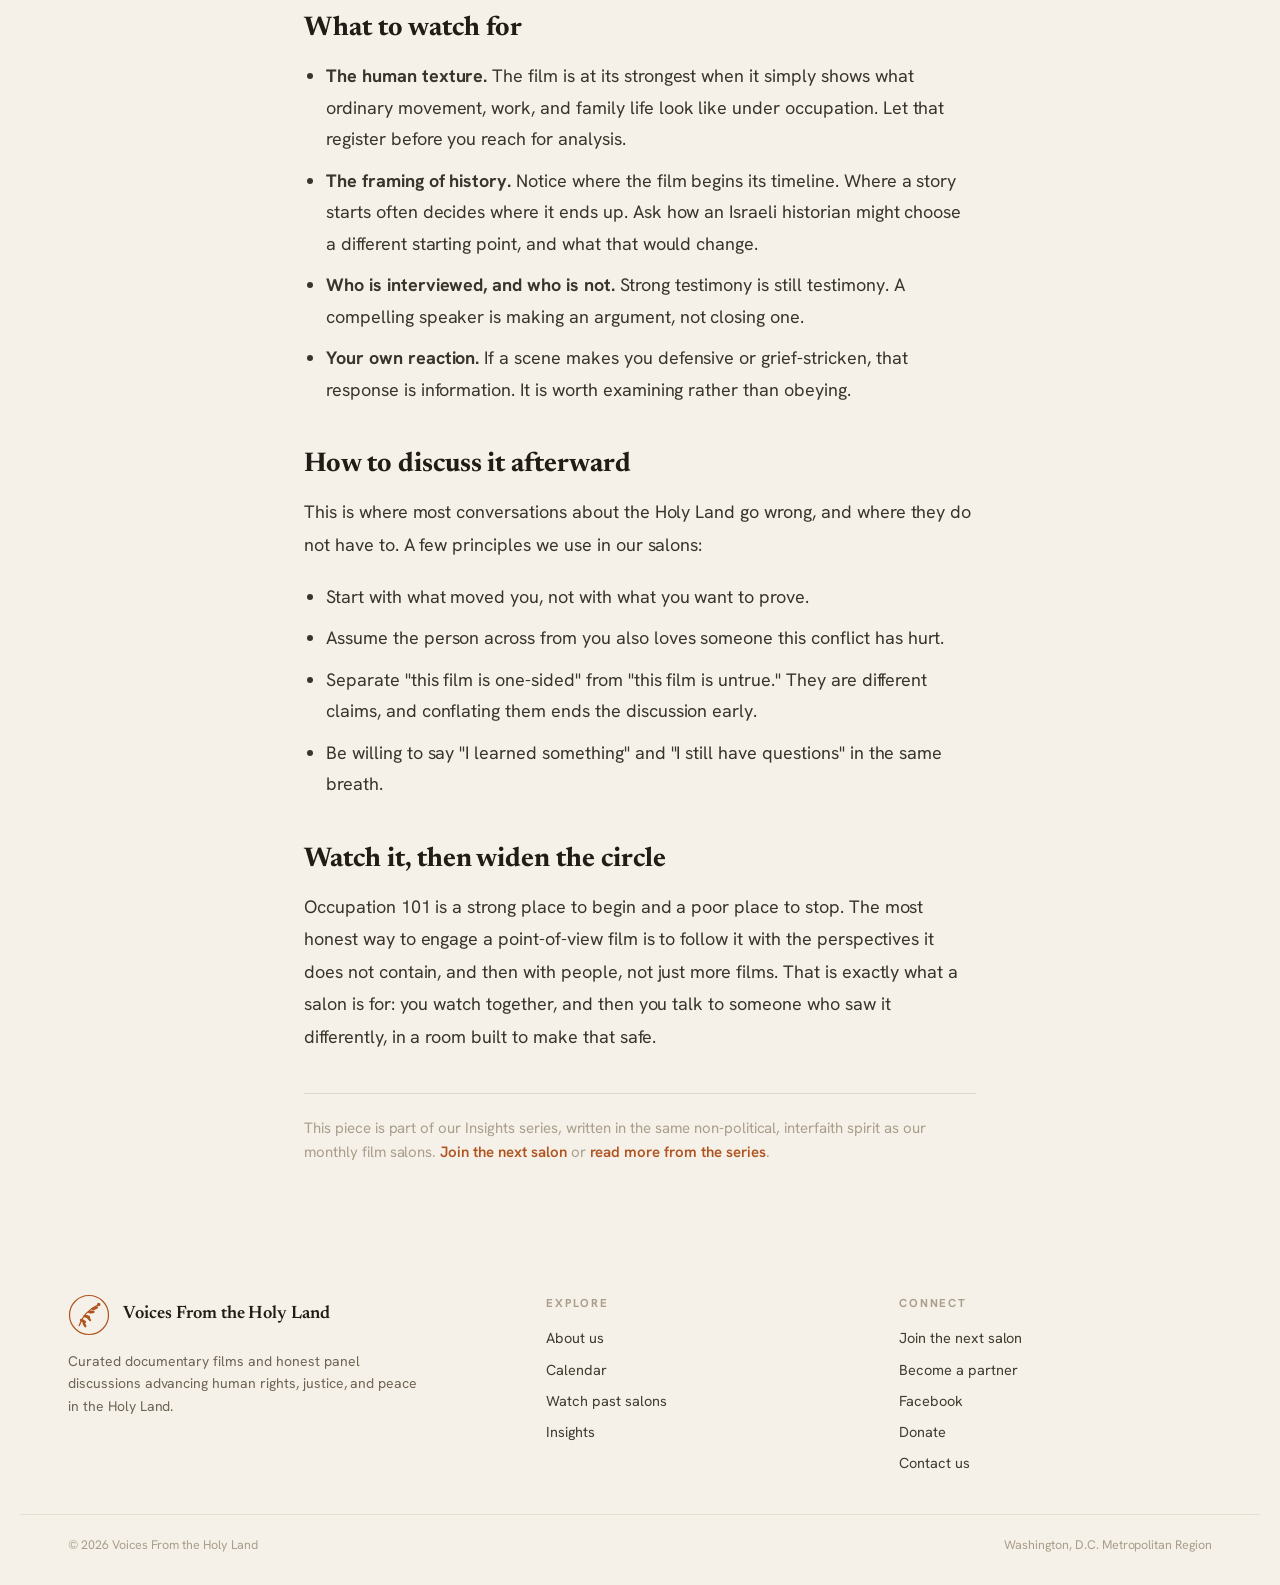
<file: blog-occupation-101.html>
<!DOCTYPE html>
<html lang="en">
<head>
<meta charset="UTF-8">
<meta name="viewport" content="width=device-width, initial-scale=1.0">
<title>Occupation 101: A Beginner's Guide to the Documentary | VFHL</title>
<meta name="description" content="A primer on the documentary Occupation 101: what the film covers, the perspective it takes, what to watch for, and how to discuss it honestly with people who see it differently.">
<link rel="canonical" href="https://www.voicesfromtheholyland.org/blog-occupation-101.html">
<meta name="robots" content="index,follow">
<meta property="og:type" content="article">
<meta property="og:site_name" content="Voices From the Holy Land">
<meta property="og:title" content="Occupation 101: A Beginner's Guide to the Documentary and the History It Covers">
<meta property="og:description" content="What the film covers, the perspective it takes, and how to discuss it honestly.">
<meta property="og:url" content="https://www.voicesfromtheholyland.org/blog-occupation-101.html">
<meta property="og:image" content="https://www.voicesfromtheholyland.org/assets/img/panel.jpg">
<meta name="twitter:card" content="summary_large_image">
<link rel="icon" href="assets/logo.svg" type="image/svg+xml">
<link rel="stylesheet" href="assets/style.css">
<script type="application/ld+json">{"@context":"https://schema.org","@type":"BlogPosting","headline":"Occupation 101: A Beginner's Guide to the Documentary and the History It Covers","description":"What the film covers, the perspective it takes, and how to discuss it honestly with people who see it differently.","datePublished":"2026-06-30","author":{"@type":"Organization","name":"Voices From the Holy Land"},"publisher":{"@type":"Organization","name":"Voices From the Holy Land","logo":{"@type":"ImageObject","url":"https://www.voicesfromtheholyland.org/assets/logo.svg"}},"mainEntityOfPage":"https://www.voicesfromtheholyland.org/blog-occupation-101.html"}</script>
</head>
<body>
<div class="concept">Design concept for Voices From the Holy Land &middot; prepared by Sthenos Technologies</div>
<nav>
  <a class="brand" href="index.html"><img src="assets/logo.svg" class="mk" alt="Voices From the Holy Land"><div class="nm">Voices From the Holy Land<small>Interfaith &middot; Non-political &middot; Since 2020</small></div></a>
  <div class="navlinks"><a href="about.html">About</a><a href="calendar.html">Calendar</a><a href="watch.html">Watch</a><a href="resources.html">Resources</a><a href="blog.html" class="active">Insights</a><a href="contact.html">Contact</a><a href="donate.html" class="btn">Donate</a></div>
</nav>

<div class="banner"><div class="wrap" style="max-width:760px;"><div class="eyebrow">Film guide</div><h1 class="serif">Occupation 101: <em>a beginner's guide</em></h1><p>What the documentary covers, the perspective it takes, and how to watch it with an open and critical mind.</p></div></div>

<section class="pad"><div class="article">
  <div class="cat">Film guide</div>
  <div class="byline">By the VFHL editorial team &middot; 8 min read</div>

  <p class="lead">For many people, a single documentary is where the question of the Holy Land stops being an abstraction. Occupation 101 has been that film for a great many viewers. If you are about to watch it, or you just have, this guide will help you get more from it: what it sets out to do, where it is coming from, and how to talk about it afterward without the conversation collapsing into a fight.</p>

  <h2 class="serif">What the film is</h2>
  <p>Occupation 101, released in 2006, is a feature documentary about the Israeli-Palestinian conflict. Through interviews with academics, religious figures, humanitarian workers, and political analysts, it walks a newcomer through the modern history of the region and focuses closely on daily life for Palestinians living under Israeli occupation of the West Bank and Gaza.</p>
  <p>It is structured as an introduction. That is its strength. In a little under 90 minutes it gives a viewer with no background a coherent narrative thread to hold onto, which is no small thing in a subject this tangled.</p>

  <h2 class="serif">The perspective it takes, and why naming it matters</h2>
  <p>Occupation 101 is a point-of-view film. It argues a case, and that case centers the Palestinian experience of occupation. Recognizing this is not a criticism. Almost every documentary on a contested subject is made from a perspective, and a viewer is better served by naming it openly than by pretending a film is a neutral encyclopedia.</p>
  <blockquote>A documentary can be honest and partial at the same time. The skill is in watching for both.</blockquote>
  <p>So as you watch, hold two questions in mind at once. What is this film showing me that I genuinely did not know or had not felt? And whose voices, on this particular subject, am I not hearing in this cut? Both questions are signs of respect, for the film and for yourself.</p>

  <h2 class="serif">What to watch for</h2>
  <ul>
    <li><b>The human texture.</b> The film is at its strongest when it simply shows what ordinary movement, work, and family life look like under occupation. Let that register before you reach for analysis.</li>
    <li><b>The framing of history.</b> Notice where the film begins its timeline. Where a story starts often decides where it ends up. Ask how an Israeli historian might choose a different starting point, and what that would change.</li>
    <li><b>Who is interviewed, and who is not.</b> Strong testimony is still testimony. A compelling speaker is making an argument, not closing one.</li>
    <li><b>Your own reaction.</b> If a scene makes you defensive or grief-stricken, that response is information. It is worth examining rather than obeying.</li>
  </ul>

  <h2 class="serif">How to discuss it afterward</h2>
  <p>This is where most conversations about the Holy Land go wrong, and where they do not have to. A few principles we use in our salons:</p>
  <ul>
    <li>Start with what moved you, not with what you want to prove.</li>
    <li>Assume the person across from you also loves someone this conflict has hurt.</li>
    <li>Separate "this film is one-sided" from "this film is untrue." They are different claims, and conflating them ends the discussion early.</li>
    <li>Be willing to say "I learned something" and "I still have questions" in the same breath.</li>
  </ul>

  <h2 class="serif">Watch it, then widen the circle</h2>
  <p>Occupation 101 is a strong place to begin and a poor place to stop. The most honest way to engage a point-of-view film is to follow it with the perspectives it does not contain, and then with people, not just more films. That is exactly what a salon is for: you watch together, and then you talk to someone who saw it differently, in a room built to make that safe.</p>

  <div class="endnote">This piece is part of our Insights series, written in the same non-political, interfaith spirit as our monthly film salons. <a href="calendar.html" style="color:var(--clay);font-weight:600;">Join the next salon</a> or <a href="blog.html" style="color:var(--clay);font-weight:600;">read more from the series</a>.</div>
</div></section>

<footer><div class="wrap">
  <div><div class="brand"><img src="assets/logo.svg" class="mk" alt="Voices From the Holy Land"><div class="nm">Voices From the Holy Land</div></div><p class="about">Curated documentary films and honest panel discussions advancing human rights, justice, and peace in the Holy Land.</p></div>
  <div><h6>Explore</h6><ul><li><a href="about.html">About us</a></li><li><a href="calendar.html">Calendar</a></li><li><a href="watch.html">Watch past salons</a></li><li><a href="blog.html">Insights</a></li></ul></div>
  <div><h6>Connect</h6><ul><li><a href="calendar.html">Join the next salon</a></li><li><a href="contact.html">Become a partner</a></li><li><a href="https://www.facebook.com/VoicesHolyLand/" target="_blank" rel="noopener">Facebook</a></li><li><a href="donate.html">Donate</a></li><li><a href="contact.html">Contact us</a></li></ul></div>
</div><div class="legal"><span>&copy; 2026 Voices From the Holy Land</span><span>Washington, D.C. Metropolitan Region</span></div></footer>
<script src="assets/chatbot.js" defer></script>
</body>
</html>
</file>
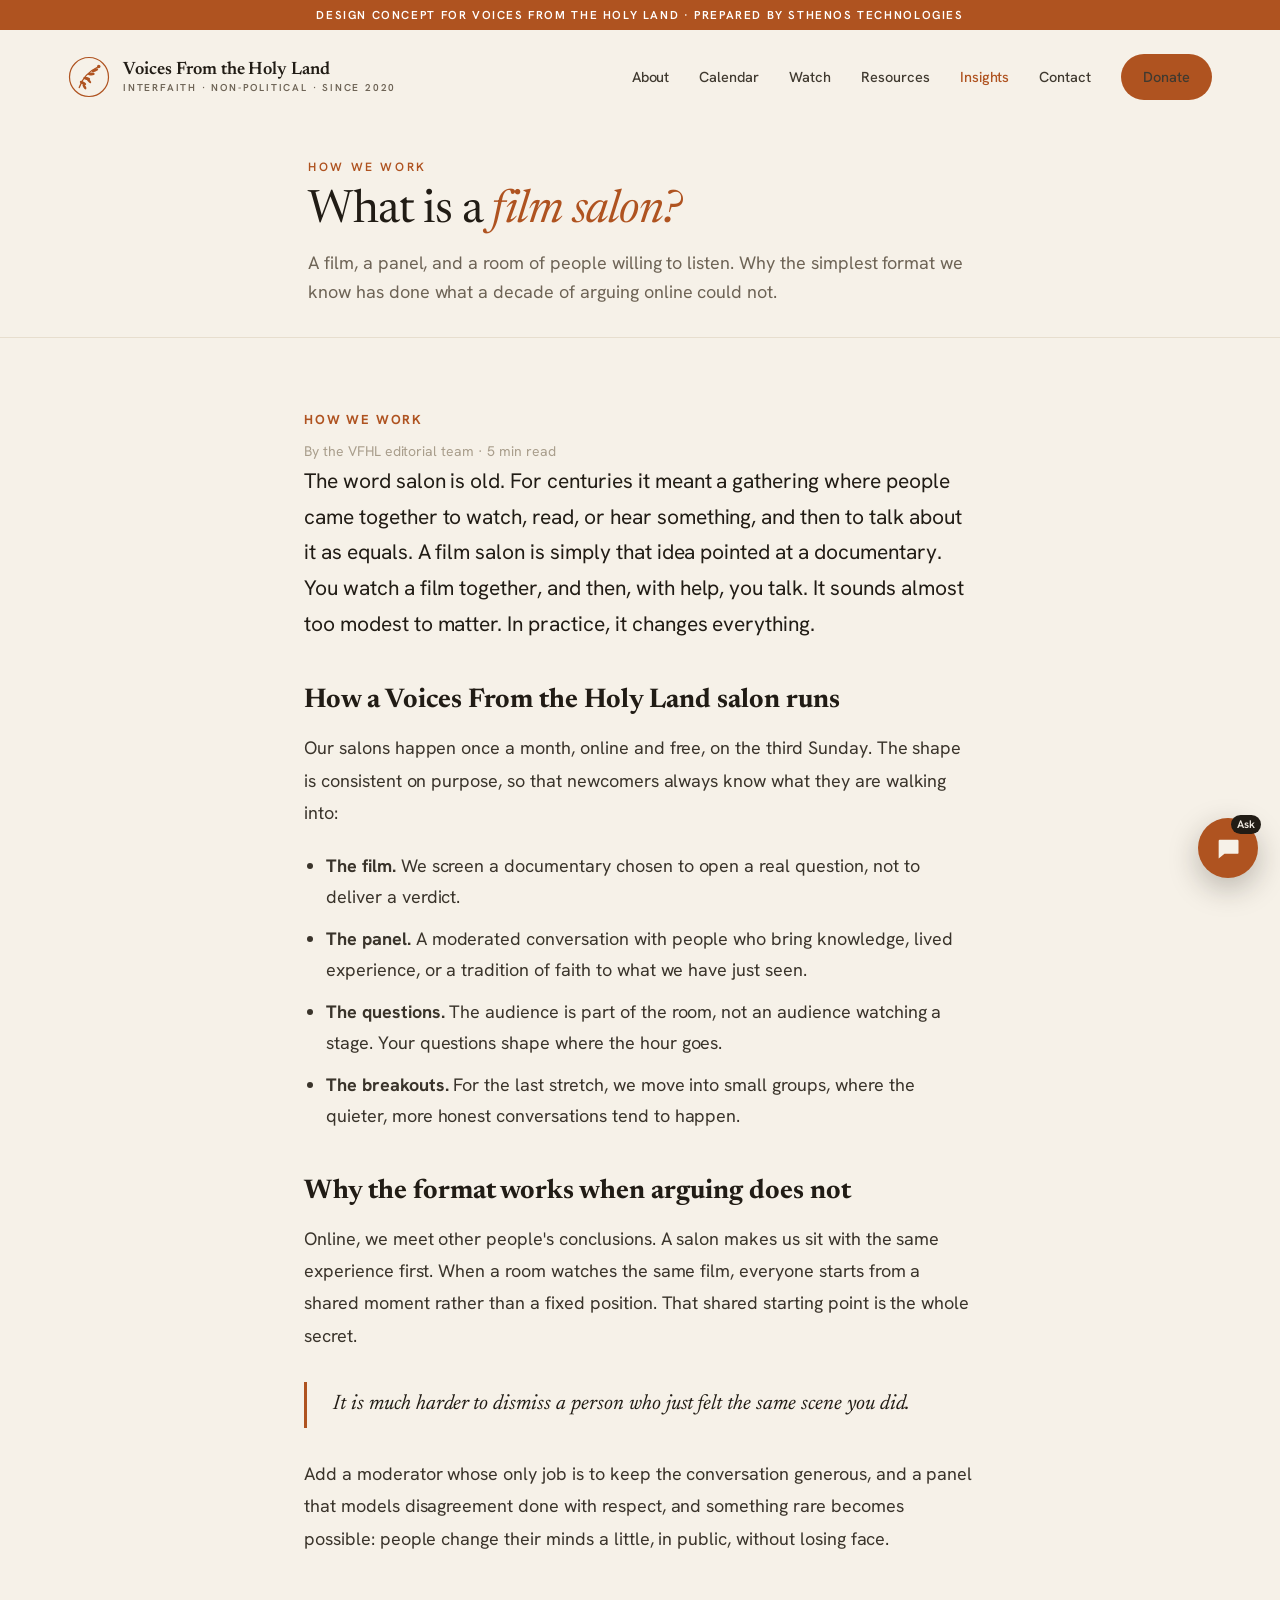
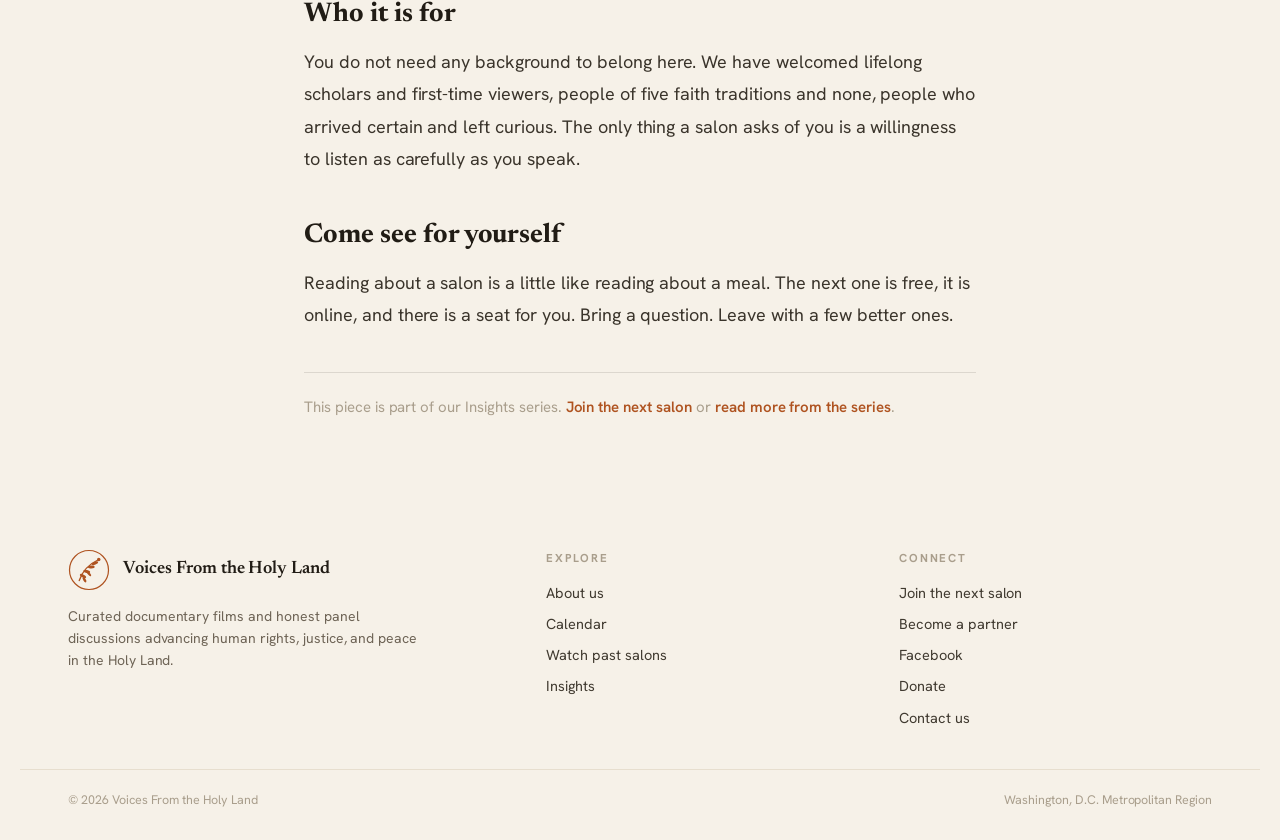
<file: blog-what-is-a-film-salon.html>
<!DOCTYPE html>
<html lang="en">
<head>
<meta charset="UTF-8">
<meta name="viewport" content="width=device-width, initial-scale=1.0">
<title>What Is a Film Salon? How Watching Together Changes the Conversation | VFHL</title>
<meta name="description" content="A film, a panel, and a room of people willing to listen. Here is what a film salon is, how ours runs, and why the format does what a decade of arguing online could not.">
<link rel="canonical" href="https://www.voicesfromtheholyland.org/blog-what-is-a-film-salon.html">
<meta name="robots" content="index,follow">
<meta property="og:type" content="article">
<meta property="og:site_name" content="Voices From the Holy Land">
<meta property="og:title" content="What Is a Film Salon? How Watching Together Changes the Conversation">
<meta property="og:description" content="What a film salon is, how ours runs, and why the format works.">
<meta property="og:url" content="https://www.voicesfromtheholyland.org/blog-what-is-a-film-salon.html">
<meta property="og:image" content="https://www.voicesfromtheholyland.org/assets/img/group2.jpg">
<meta name="twitter:card" content="summary_large_image">
<link rel="icon" href="assets/logo.svg" type="image/svg+xml">
<link rel="stylesheet" href="assets/style.css">
<script type="application/ld+json">{"@context":"https://schema.org","@type":"BlogPosting","headline":"What Is a Film Salon? How Watching Together Changes the Conversation","description":"What a film salon is, how ours runs, and why the format works.","datePublished":"2026-06-30","author":{"@type":"Organization","name":"Voices From the Holy Land"},"publisher":{"@type":"Organization","name":"Voices From the Holy Land","logo":{"@type":"ImageObject","url":"https://www.voicesfromtheholyland.org/assets/logo.svg"}},"mainEntityOfPage":"https://www.voicesfromtheholyland.org/blog-what-is-a-film-salon.html"}</script>
</head>
<body>
<div class="concept">Design concept for Voices From the Holy Land &middot; prepared by Sthenos Technologies</div>
<nav>
  <a class="brand" href="index.html"><img src="assets/logo.svg" class="mk" alt="Voices From the Holy Land"><div class="nm">Voices From the Holy Land<small>Interfaith &middot; Non-political &middot; Since 2020</small></div></a>
  <div class="navlinks"><a href="about.html">About</a><a href="calendar.html">Calendar</a><a href="watch.html">Watch</a><a href="resources.html">Resources</a><a href="blog.html" class="active">Insights</a><a href="contact.html">Contact</a><a href="donate.html" class="btn">Donate</a></div>
</nav>

<div class="banner"><div class="wrap" style="max-width:760px;"><div class="eyebrow">How we work</div><h1 class="serif">What is a <em>film salon?</em></h1><p>A film, a panel, and a room of people willing to listen. Why the simplest format we know has done what a decade of arguing online could not.</p></div></div>

<section class="pad"><div class="article">
  <div class="cat">How we work</div>
  <div class="byline">By the VFHL editorial team &middot; 5 min read</div>

  <p class="lead">The word salon is old. For centuries it meant a gathering where people came together to watch, read, or hear something, and then to talk about it as equals. A film salon is simply that idea pointed at a documentary. You watch a film together, and then, with help, you talk. It sounds almost too modest to matter. In practice, it changes everything.</p>

  <h2 class="serif">How a Voices From the Holy Land salon runs</h2>
  <p>Our salons happen once a month, online and free, on the third Sunday. The shape is consistent on purpose, so that newcomers always know what they are walking into:</p>
  <ul>
    <li><b>The film.</b> We screen a documentary chosen to open a real question, not to deliver a verdict.</li>
    <li><b>The panel.</b> A moderated conversation with people who bring knowledge, lived experience, or a tradition of faith to what we have just seen.</li>
    <li><b>The questions.</b> The audience is part of the room, not an audience watching a stage. Your questions shape where the hour goes.</li>
    <li><b>The breakouts.</b> For the last stretch, we move into small groups, where the quieter, more honest conversations tend to happen.</li>
  </ul>

  <h2 class="serif">Why the format works when arguing does not</h2>
  <p>Online, we meet other people's conclusions. A salon makes us sit with the same experience first. When a room watches the same film, everyone starts from a shared moment rather than a fixed position. That shared starting point is the whole secret.</p>
  <blockquote>It is much harder to dismiss a person who just felt the same scene you did.</blockquote>
  <p>Add a moderator whose only job is to keep the conversation generous, and a panel that models disagreement done with respect, and something rare becomes possible: people change their minds a little, in public, without losing face.</p>

  <h2 class="serif">Who it is for</h2>
  <p>You do not need any background to belong here. We have welcomed lifelong scholars and first-time viewers, people of five faith traditions and none, people who arrived certain and left curious. The only thing a salon asks of you is a willingness to listen as carefully as you speak.</p>

  <h2 class="serif">Come see for yourself</h2>
  <p>Reading about a salon is a little like reading about a meal. The next one is free, it is online, and there is a seat for you. Bring a question. Leave with a few better ones.</p>

  <div class="endnote">This piece is part of our Insights series. <a href="calendar.html" style="color:var(--clay);font-weight:600;">Join the next salon</a> or <a href="blog.html" style="color:var(--clay);font-weight:600;">read more from the series</a>.</div>
</div></section>

<footer><div class="wrap">
  <div><div class="brand"><img src="assets/logo.svg" class="mk" alt="Voices From the Holy Land"><div class="nm">Voices From the Holy Land</div></div><p class="about">Curated documentary films and honest panel discussions advancing human rights, justice, and peace in the Holy Land.</p></div>
  <div><h6>Explore</h6><ul><li><a href="about.html">About us</a></li><li><a href="calendar.html">Calendar</a></li><li><a href="watch.html">Watch past salons</a></li><li><a href="blog.html">Insights</a></li></ul></div>
  <div><h6>Connect</h6><ul><li><a href="calendar.html">Join the next salon</a></li><li><a href="contact.html">Become a partner</a></li><li><a href="https://www.facebook.com/VoicesHolyLand/" target="_blank" rel="noopener">Facebook</a></li><li><a href="donate.html">Donate</a></li><li><a href="contact.html">Contact us</a></li></ul></div>
</div><div class="legal"><span>&copy; 2026 Voices From the Holy Land</span><span>Washington, D.C. Metropolitan Region</span></div></footer>
<script src="assets/chatbot.js" defer></script>
</body>
</html>
</file>
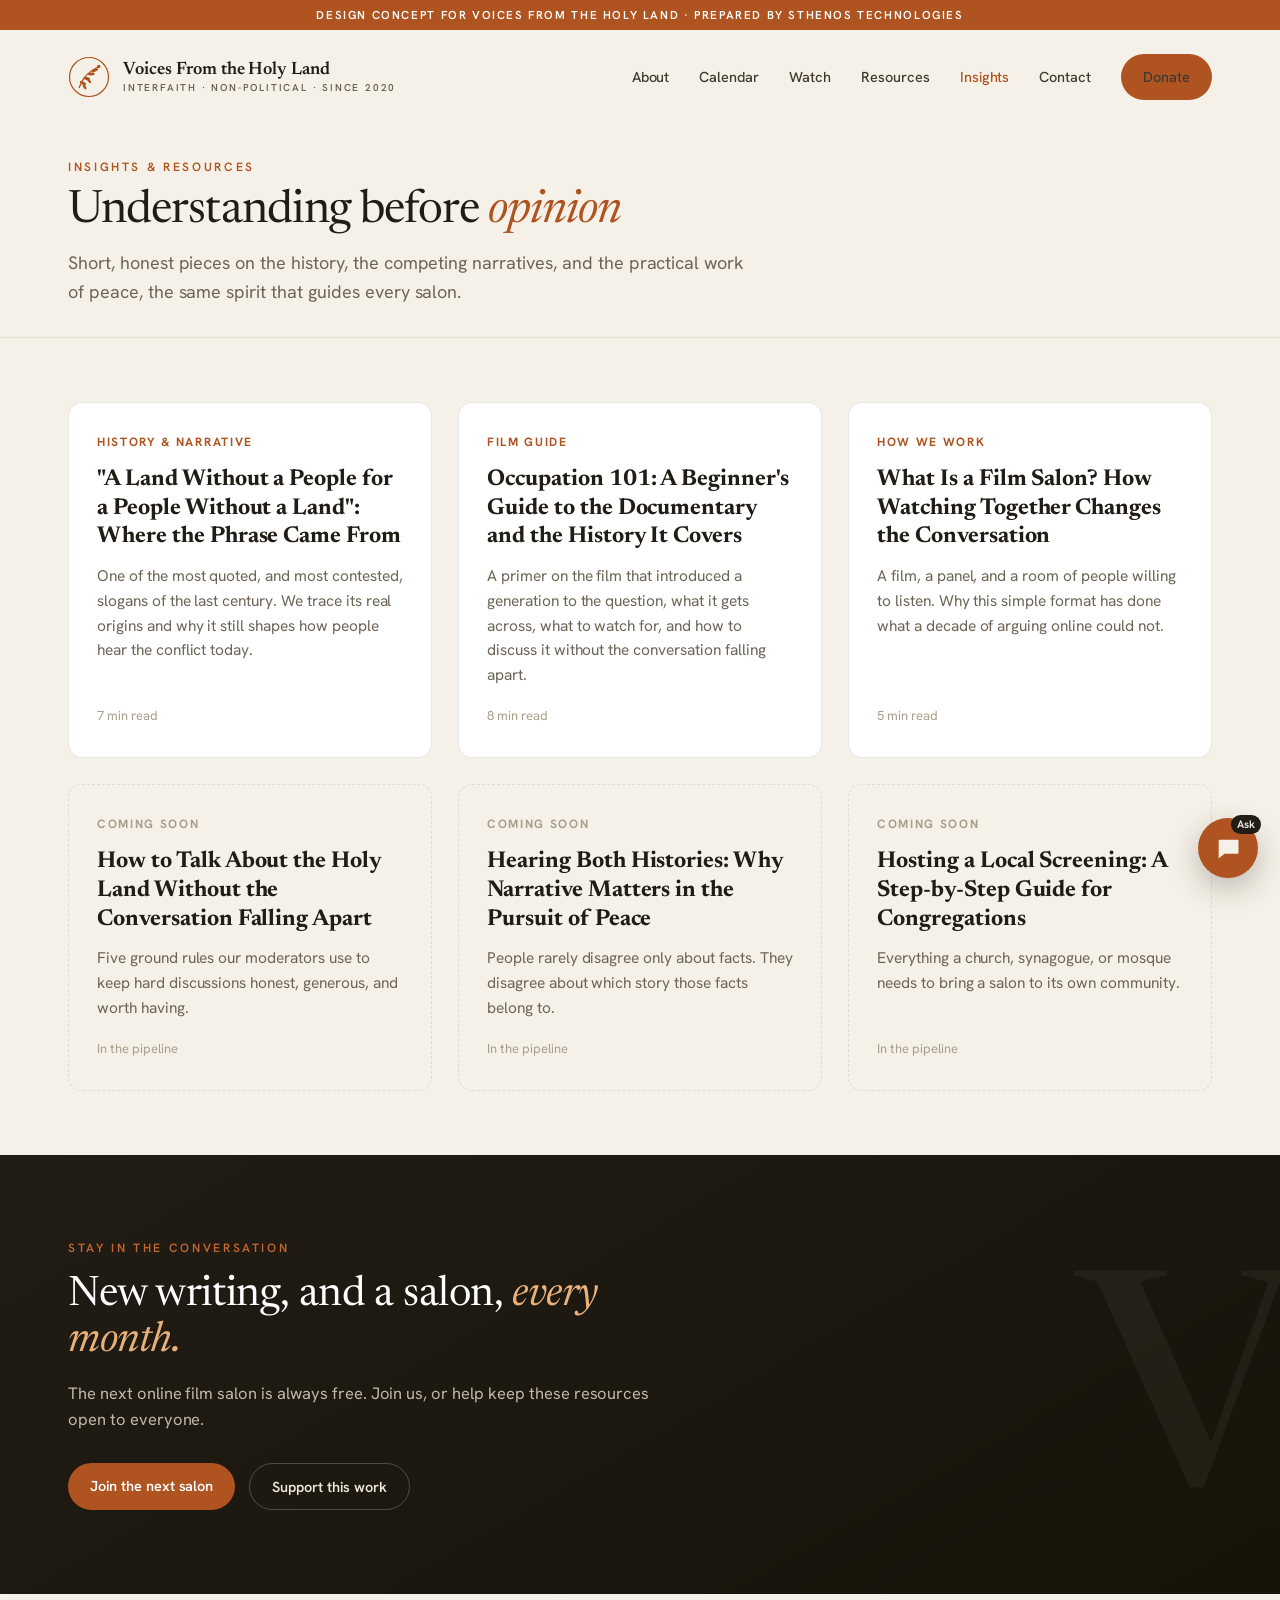
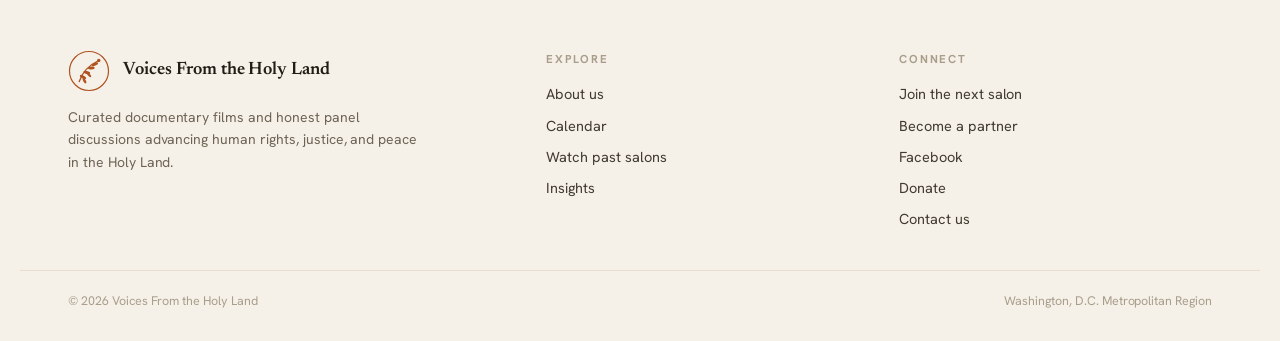
<file: blog.html>
<!DOCTYPE html>
<html lang="en">
<head>
<meta charset="UTF-8">
<meta name="viewport" content="width=device-width, initial-scale=1.0">
<title>Insights & Resources | Voices From the Holy Land</title>
<meta name="description" content="Articles and resources on the history, the competing narratives, and the honest pursuit of peace in the Holy Land, from the Voices From the Holy Land film salon.">
<link rel="canonical" href="https://www.voicesfromtheholyland.org/blog.html">
<meta name="robots" content="index,follow">
<meta property="og:type" content="website">
<meta property="og:site_name" content="Voices From the Holy Land">
<meta property="og:title" content="Insights & Resources | Voices From the Holy Land">
<meta property="og:description" content="Articles and resources on the history, the competing narratives, and the honest pursuit of peace in the Holy Land.">
<meta property="og:url" content="https://www.voicesfromtheholyland.org/blog.html">
<meta property="og:image" content="https://www.voicesfromtheholyland.org/assets/img/book.jpg">
<meta name="twitter:card" content="summary_large_image">
<link rel="icon" href="assets/logo.svg" type="image/svg+xml">
<link rel="stylesheet" href="assets/style.css">
<script type="application/ld+json">{"@context":"https://schema.org","@type":"NGO","name":"Voices From the Holy Land","alternateName":"VFHL","url":"https://www.voicesfromtheholyland.org/","logo":"https://www.voicesfromtheholyland.org/assets/logo.svg","description":"An interfaith coalition using documentary films and honest panel discussions to advance human rights, justice, and peace in the Holy Land.","foundingDate":"2020","areaServed":"United States","knowsAbout":["Israel and Palestine","human rights","peace","interfaith dialogue","documentary film"]}</script>
</head>
<body>
<div class="concept">Design concept for Voices From the Holy Land &middot; prepared by Sthenos Technologies</div>
<nav>
  <a class="brand" href="index.html"><img src="assets/logo.svg" class="mk" alt="Voices From the Holy Land"><div class="nm">Voices From the Holy Land<small>Interfaith &middot; Non-political &middot; Since 2020</small></div></a>
  <div class="navlinks"><a href="about.html">About</a><a href="calendar.html">Calendar</a><a href="watch.html">Watch</a><a href="resources.html">Resources</a><a href="blog.html" class="active">Insights</a><a href="contact.html">Contact</a><a href="donate.html" class="btn">Donate</a></div>
</nav>

<div class="banner"><div class="wrap"><div class="eyebrow">Insights &amp; resources</div><h1 class="serif">Understanding before <em>opinion</em></h1><p>Short, honest pieces on the history, the competing narratives, and the practical work of peace, the same spirit that guides every salon.</p></div></div>

<section class="pad"><div class="wrap">
  <div class="bloggrid">

    <a class="bcard" href="blog-land-without-a-people.html">
      <div class="cat">History &amp; narrative</div>
      <h3 class="serif">"A Land Without a People for a People Without a Land": Where the Phrase Came From</h3>
      <p>One of the most quoted, and most contested, slogans of the last century. We trace its real origins and why it still shapes how people hear the conflict today.</p>
      <div class="rt">7 min read</div>
    </a>

    <a class="bcard" href="blog-occupation-101.html">
      <div class="cat">Film guide</div>
      <h3 class="serif">Occupation 101: A Beginner's Guide to the Documentary and the History It Covers</h3>
      <p>A primer on the film that introduced a generation to the question, what it gets across, what to watch for, and how to discuss it without the conversation falling apart.</p>
      <div class="rt">8 min read</div>
    </a>

    <a class="bcard" href="blog-what-is-a-film-salon.html">
      <div class="cat">How we work</div>
      <h3 class="serif">What Is a Film Salon? How Watching Together Changes the Conversation</h3>
      <p>A film, a panel, and a room of people willing to listen. Why this simple format has done what a decade of arguing online could not.</p>
      <div class="rt">5 min read</div>
    </a>

    <div class="bcard soon">
      <div class="cat">Coming soon</div>
      <h3 class="serif">How to Talk About the Holy Land Without the Conversation Falling Apart</h3>
      <p>Five ground rules our moderators use to keep hard discussions honest, generous, and worth having.</p>
      <div class="rt">In the pipeline</div>
    </div>

    <div class="bcard soon">
      <div class="cat">Coming soon</div>
      <h3 class="serif">Hearing Both Histories: Why Narrative Matters in the Pursuit of Peace</h3>
      <p>People rarely disagree only about facts. They disagree about which story those facts belong to.</p>
      <div class="rt">In the pipeline</div>
    </div>

    <div class="bcard soon">
      <div class="cat">Coming soon</div>
      <h3 class="serif">Hosting a Local Screening: A Step-by-Step Guide for Congregations</h3>
      <p>Everything a church, synagogue, or mosque needs to bring a salon to its own community.</p>
      <div class="rt">In the pipeline</div>
    </div>

  </div>
</div></section>

<section class="give"><div class="mono serif">V</div><div class="wrap"><div class="eyebrow">Stay in the conversation</div><h2 class="serif">New writing, and a salon, <em>every month.</em></h2><p>The next online film salon is always free. Join us, or help keep these resources open to everyone.</p><div class="cta"><a href="calendar.html" class="btn">Join the next salon</a><a href="donate.html" class="btn ghost">Support this work</a></div></div></section>

<footer><div class="wrap">
  <div><div class="brand"><img src="assets/logo.svg" class="mk" alt="Voices From the Holy Land"><div class="nm">Voices From the Holy Land</div></div><p class="about">Curated documentary films and honest panel discussions advancing human rights, justice, and peace in the Holy Land.</p></div>
  <div><h6>Explore</h6><ul><li><a href="about.html">About us</a></li><li><a href="calendar.html">Calendar</a></li><li><a href="watch.html">Watch past salons</a></li><li><a href="blog.html">Insights</a></li></ul></div>
  <div><h6>Connect</h6><ul><li><a href="calendar.html">Join the next salon</a></li><li><a href="contact.html">Become a partner</a></li><li><a href="https://www.facebook.com/VoicesHolyLand/" target="_blank" rel="noopener">Facebook</a></li><li><a href="donate.html">Donate</a></li><li><a href="contact.html">Contact us</a></li></ul></div>
</div><div class="legal"><span>&copy; 2026 Voices From the Holy Land</span><span>Washington, D.C. Metropolitan Region</span></div></footer>
<script src="assets/chatbot.js" defer></script>
</body>
</html>
</file>
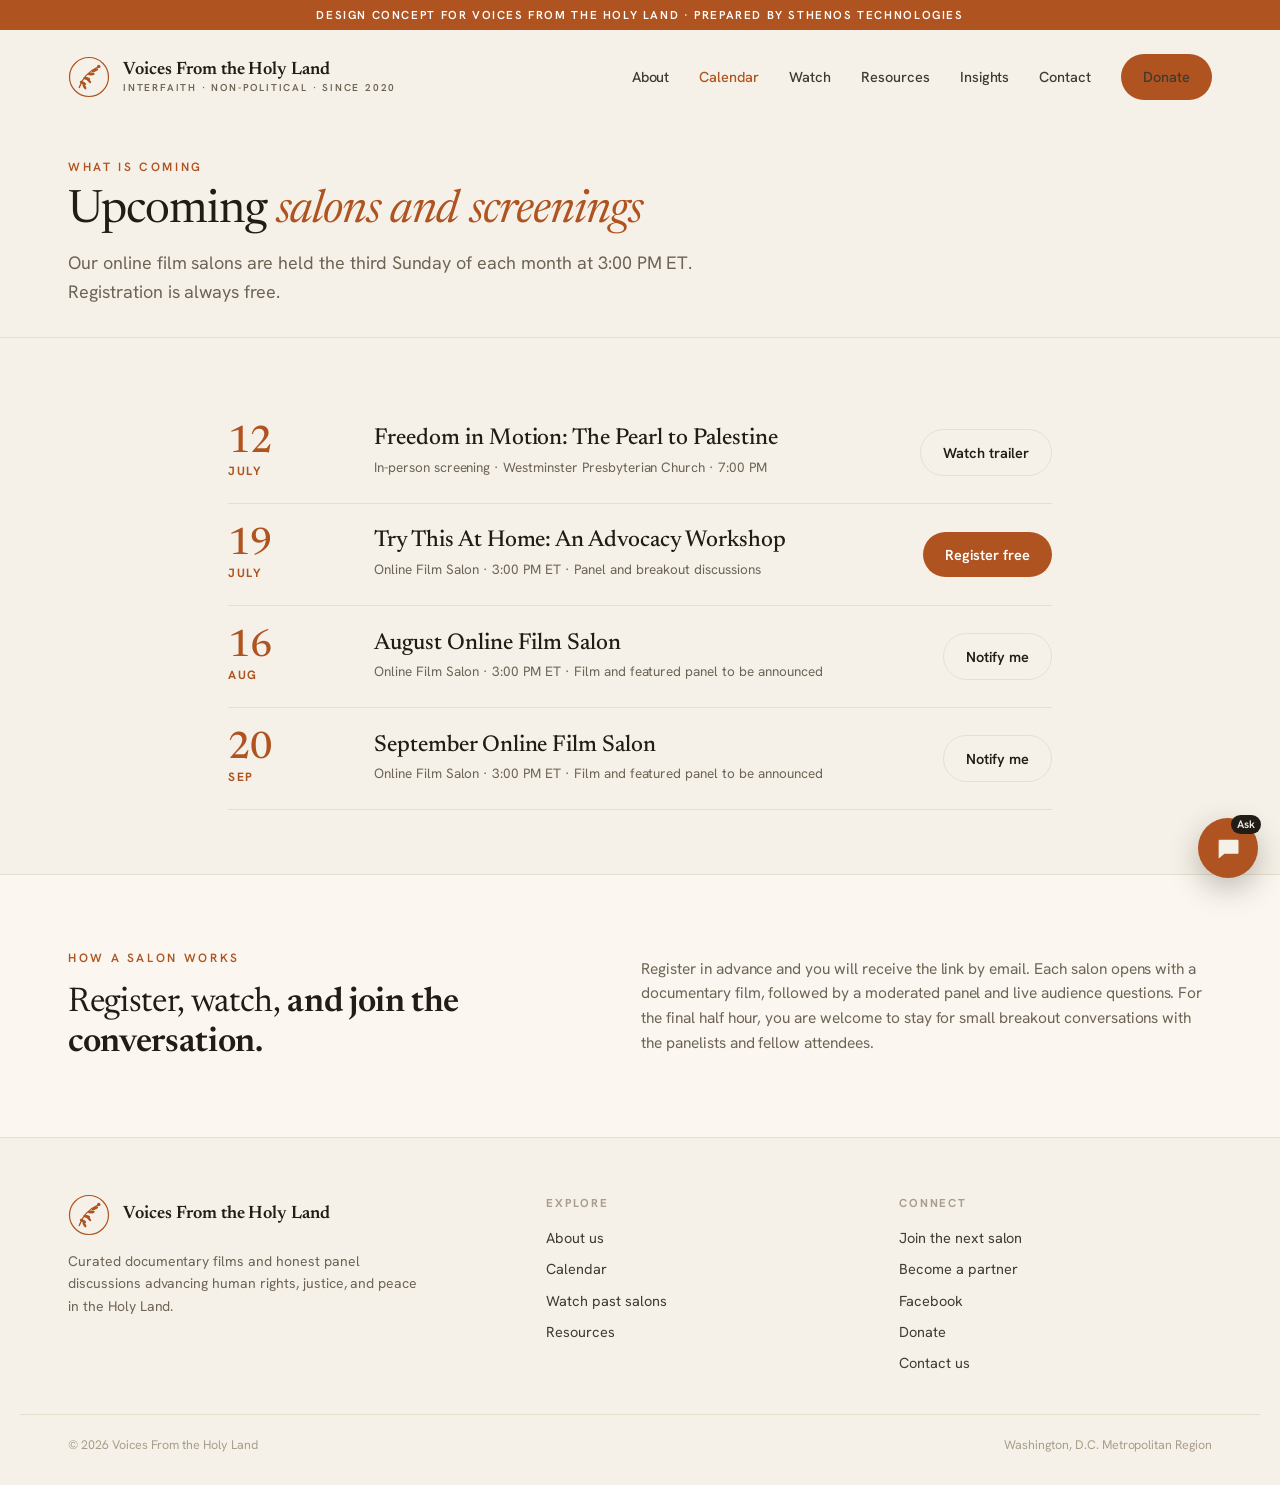
<file: calendar.html>
<!DOCTYPE html>
<html lang="en">
<head>
<meta charset="UTF-8">
<meta name="viewport" content="width=device-width, initial-scale=1.0">
<title>Upcoming Salons & Events | Voices From the Holy Land</title>
<meta name="description" content="Register free for upcoming monthly online film salons, held the third Sunday of each month, plus in-person screenings.">
<link rel="canonical" href="https://www.voicesfromtheholyland.org/calendar.html">
<meta name="robots" content="index,follow">
<meta property="og:type" content="website">
<meta property="og:site_name" content="Voices From the Holy Land">
<meta property="og:title" content="Upcoming Salons & Events | Voices From the Holy Land">
<meta property="og:description" content="Register free for upcoming monthly online film salons, held the third Sunday of each month, plus in-person screenings.">
<meta property="og:url" content="https://www.voicesfromtheholyland.org/calendar.html">
<meta property="og:image" content="https://www.voicesfromtheholyland.org/assets/img/screening.jpg">
<meta name="twitter:card" content="summary_large_image">
<link rel="icon" href="assets/logo.svg" type="image/svg+xml">
<link rel="stylesheet" href="assets/style.css">
<script type="application/ld+json">{"@context":"https://schema.org","@type":"NGO","name":"Voices From the Holy Land","alternateName":"VFHL","url":"https://www.voicesfromtheholyland.org/","logo":"https://www.voicesfromtheholyland.org/assets/logo.svg","description":"An interfaith coalition using documentary films and honest panel discussions to advance human rights, justice, and peace in the Holy Land.","foundingDate":"2020","areaServed":"United States","knowsAbout":["Israel and Palestine","human rights","peace","interfaith dialogue","documentary film"]}</script>
<script type="application/ld+json">
{"@context":"https://schema.org","@type":"ItemList","itemListElement":[
{"@type":"Event","name":"Try This At Home: An Advocacy Workshop","startDate":"2026-07-19T15:00:00-04:00","eventAttendanceMode":"https://schema.org/OnlineEventAttendanceMode","eventStatus":"https://schema.org/EventScheduled","location":{"@type":"VirtualLocation","url":"https://www.voicesfromtheholyland.org/calendar"},"organizer":{"@type":"Organization","name":"Voices From the Holy Land","url":"https://www.voicesfromtheholyland.org/"},"isAccessibleForFree":true,"description":"A practical online film salon on turning concern into action, with a moderated panel and breakout discussions."},
{"@type":"Event","name":"August Online Film Salon","startDate":"2026-08-16T15:00:00-04:00","eventAttendanceMode":"https://schema.org/OnlineEventAttendanceMode","eventStatus":"https://schema.org/EventScheduled","location":{"@type":"VirtualLocation","url":"https://www.voicesfromtheholyland.org/calendar"},"organizer":{"@type":"Organization","name":"Voices From the Holy Land","url":"https://www.voicesfromtheholyland.org/"},"isAccessibleForFree":true},
{"@type":"Event","name":"September Online Film Salon","startDate":"2026-09-20T15:00:00-04:00","eventAttendanceMode":"https://schema.org/OnlineEventAttendanceMode","eventStatus":"https://schema.org/EventScheduled","location":{"@type":"VirtualLocation","url":"https://www.voicesfromtheholyland.org/calendar"},"organizer":{"@type":"Organization","name":"Voices From the Holy Land","url":"https://www.voicesfromtheholyland.org/"},"isAccessibleForFree":true}
]}</script>
</head>
<body>
<div class="concept">Design concept for Voices From the Holy Land &middot; prepared by Sthenos Technologies</div>
<nav>
  <a class="brand" href="index.html"><img src="assets/logo.svg" class="mk" alt="Voices From the Holy Land"><div class="nm">Voices From the Holy Land<small>Interfaith &middot; Non-political &middot; Since 2020</small></div></a>
  <div class="navlinks"><a href="about.html">About</a><a href="calendar.html" class="active">Calendar</a><a href="watch.html">Watch</a><a href="resources.html">Resources</a><a href="blog.html">Insights</a><a href="contact.html">Contact</a><a href="donate.html" class="btn">Donate</a></div>
</nav>

<div class="banner"><div class="wrap"><div class="eyebrow">What is coming</div><h1 class="serif">Upcoming <em>salons and screenings</em></h1><p>Our online film salons are held the third Sunday of each month at 3:00 PM ET. Registration is always free.</p></div></div>

<section class="pad"><div class="wrap" style="max-width:920px;">
  <div class="event">
    <div class="d"><div class="day serif">12</div><div class="mo">July</div></div>
    <div><h4 class="serif">Freedom in Motion: The Pearl to Palestine</h4><div class="meta">In-person screening &middot; Westminster Presbyterian Church &middot; 7:00 PM</div></div>
    <a href="watch.html" class="btn ghost">Watch trailer</a>
  </div>
  <div class="event">
    <div class="d"><div class="day serif">19</div><div class="mo">July</div></div>
    <div><h4 class="serif">Try This At Home: An Advocacy Workshop</h4><div class="meta">Online Film Salon &middot; 3:00 PM ET &middot; Panel and breakout discussions</div></div>
    <a href="mailto:vfhlonlinefilmsalon@gmail.com?subject=Register%20for%20the%20VFHL%20Salon" class="btn">Register free</a>
  </div>
  <div class="event">
    <div class="d"><div class="day serif">16</div><div class="mo">Aug</div></div>
    <div><h4 class="serif">August Online Film Salon</h4><div class="meta">Online Film Salon &middot; 3:00 PM ET &middot; Film and featured panel to be announced</div></div>
    <a href="mailto:vfhlonlinefilmsalon@gmail.com?subject=Notify%20me%20about%20VFHL%20Salons" class="btn ghost">Notify me</a>
  </div>
  <div class="event">
    <div class="d"><div class="day serif">20</div><div class="mo">Sep</div></div>
    <div><h4 class="serif">September Online Film Salon</h4><div class="meta">Online Film Salon &middot; 3:00 PM ET &middot; Film and featured panel to be announced</div></div>
    <a href="mailto:vfhlonlinefilmsalon@gmail.com?subject=Notify%20me%20about%20VFHL%20Salons" class="btn ghost">Notify me</a>
  </div>
</div></section>

<section class="coal"><div class="wrap">
  <div><div class="eyebrow" style="margin-bottom:14px;">How a salon works</div><h2 class="serif">Register, watch, <b>and join the conversation.</b></h2></div>
  <div><p>Register in advance and you will receive the link by email. Each salon opens with a documentary film, followed by a moderated panel and live audience questions. For the final half hour, you are welcome to stay for small breakout conversations with the panelists and fellow attendees.</p></div>
</div></section>

<footer><div class="wrap">
  <div><div class="brand"><img src="assets/logo.svg" class="mk" alt="Voices From the Holy Land"><div class="nm">Voices From the Holy Land</div></div><p class="about">Curated documentary films and honest panel discussions advancing human rights, justice, and peace in the Holy Land.</p></div>
  <div><h6>Explore</h6><ul><li><a href="about.html">About us</a></li><li><a href="calendar.html">Calendar</a></li><li><a href="watch.html">Watch past salons</a></li><li><a href="resources.html">Resources</a></li></ul></div>
  <div><h6>Connect</h6><ul><li><a href="calendar.html">Join the next salon</a></li><li><a href="contact.html">Become a partner</a></li><li><a href="https://www.facebook.com/VoicesHolyLand/" target="_blank" rel="noopener">Facebook</a></li><li><a href="donate.html">Donate</a></li><li><a href="contact.html">Contact us</a></li></ul></div>
</div><div class="legal"><span>&copy; 2026 Voices From the Holy Land</span><span>Washington, D.C. Metropolitan Region</span></div></footer>
<script src="assets/chatbot.js" defer></script>
</body>
</html>
</file>
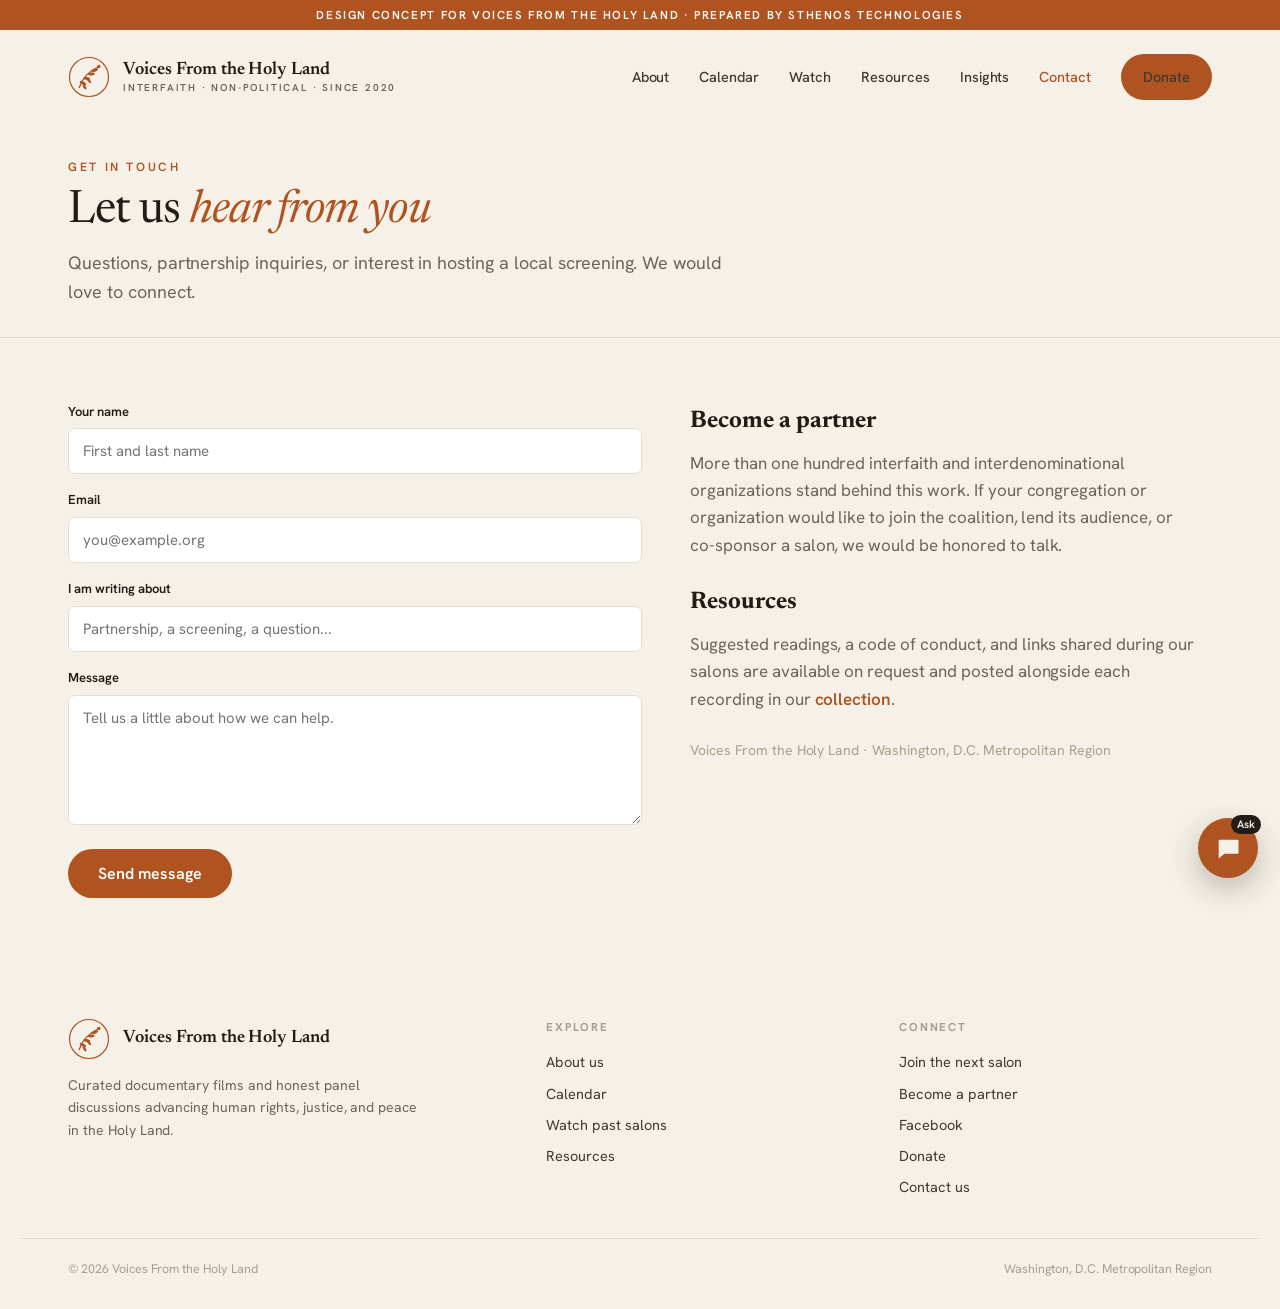
<file: contact.html>
<!DOCTYPE html>
<html lang="en">
<head>
<meta charset="UTF-8">
<meta name="viewport" content="width=device-width, initial-scale=1.0">
<title>Contact & Partner With Us | Voices From the Holy Land</title>
<meta name="description" content="Get in touch, become a partner organization, or host a local screening with Voices From the Holy Land.">
<link rel="canonical" href="https://www.voicesfromtheholyland.org/contact.html">
<meta name="robots" content="index,follow">
<meta property="og:type" content="website">
<meta property="og:site_name" content="Voices From the Holy Land">
<meta property="og:title" content="Contact & Partner With Us | Voices From the Holy Land">
<meta property="og:description" content="Get in touch, become a partner organization, or host a local screening with Voices From the Holy Land.">
<meta property="og:url" content="https://www.voicesfromtheholyland.org/contact.html">
<meta property="og:image" content="https://www.voicesfromtheholyland.org/assets/img/window.jpg">
<meta name="twitter:card" content="summary_large_image">
<link rel="icon" href="assets/logo.svg" type="image/svg+xml">
<link rel="stylesheet" href="assets/style.css">
<script type="application/ld+json">{"@context":"https://schema.org","@type":"NGO","name":"Voices From the Holy Land","alternateName":"VFHL","url":"https://www.voicesfromtheholyland.org/","logo":"https://www.voicesfromtheholyland.org/assets/logo.svg","description":"An interfaith coalition using documentary films and honest panel discussions to advance human rights, justice, and peace in the Holy Land.","foundingDate":"2020","areaServed":"United States","knowsAbout":["Israel and Palestine","human rights","peace","interfaith dialogue","documentary film"]}</script>
</head>
<body>
<div class="concept">Design concept for Voices From the Holy Land &middot; prepared by Sthenos Technologies</div>
<nav>
  <a class="brand" href="index.html"><img src="assets/logo.svg" class="mk" alt="Voices From the Holy Land"><div class="nm">Voices From the Holy Land<small>Interfaith &middot; Non-political &middot; Since 2020</small></div></a>
  <div class="navlinks"><a href="about.html">About</a><a href="calendar.html">Calendar</a><a href="watch.html">Watch</a><a href="resources.html">Resources</a><a href="blog.html">Insights</a><a href="contact.html" class="active">Contact</a><a href="donate.html" class="btn">Donate</a></div>
</nav>

<div class="banner"><div class="wrap"><div class="eyebrow">Get in touch</div><h1 class="serif">Let us <em>hear from you</em></h1><p>Questions, partnership inquiries, or interest in hosting a local screening. We would love to connect.</p></div></div>

<section class="pad"><div class="wrap"><div class="formgrid">
  <form onsubmit="return false;">
    <div class="field"><label>Your name</label><input type="text" placeholder="First and last name"></div>
    <div class="field"><label>Email</label><input type="email" placeholder="you@example.org"></div>
    <div class="field"><label>I am writing about</label><input type="text" placeholder="Partnership, a screening, a question..."></div>
    <div class="field"><label>Message</label><textarea placeholder="Tell us a little about how we can help."></textarea></div>
    <button class="btn lg">Send message</button>
  </form>
  <div>
    <h2 class="serif" style="font-size:24px;color:var(--ink);margin-bottom:10px;">Become a partner</h2>
    <p style="color:var(--muted);max-width:30em;margin-bottom:24px;">More than one hundred interfaith and interdenominational organizations stand behind this work. If your congregation or organization would like to join the coalition, lend its audience, or co-sponsor a salon, we would be honored to talk.</p>
    <h2 class="serif" style="font-size:24px;color:var(--ink);margin-bottom:10px;">Resources</h2>
    <p style="color:var(--muted);max-width:30em;">Suggested readings, a code of conduct, and links shared during our salons are available on request and posted alongside each recording in our <a href="watch.html" style="color:var(--clay);font-weight:600;">collection</a>.</p>
    <div style="margin-top:26px;color:var(--faint);font-size:14px;">Voices From the Holy Land &middot; Washington, D.C. Metropolitan Region</div>
  </div>
</div></div></section>

<footer><div class="wrap">
  <div><div class="brand"><img src="assets/logo.svg" class="mk" alt="Voices From the Holy Land"><div class="nm">Voices From the Holy Land</div></div><p class="about">Curated documentary films and honest panel discussions advancing human rights, justice, and peace in the Holy Land.</p></div>
  <div><h6>Explore</h6><ul><li><a href="about.html">About us</a></li><li><a href="calendar.html">Calendar</a></li><li><a href="watch.html">Watch past salons</a></li><li><a href="resources.html">Resources</a></li></ul></div>
  <div><h6>Connect</h6><ul><li><a href="calendar.html">Join the next salon</a></li><li><a href="contact.html">Become a partner</a></li><li><a href="https://www.facebook.com/VoicesHolyLand/" target="_blank" rel="noopener">Facebook</a></li><li><a href="donate.html">Donate</a></li><li><a href="contact.html">Contact us</a></li></ul></div>
</div><div class="legal"><span>&copy; 2026 Voices From the Holy Land</span><span>Washington, D.C. Metropolitan Region</span></div></footer>
<script src="assets/chatbot.js" defer></script>
</body>
</html>
</file>
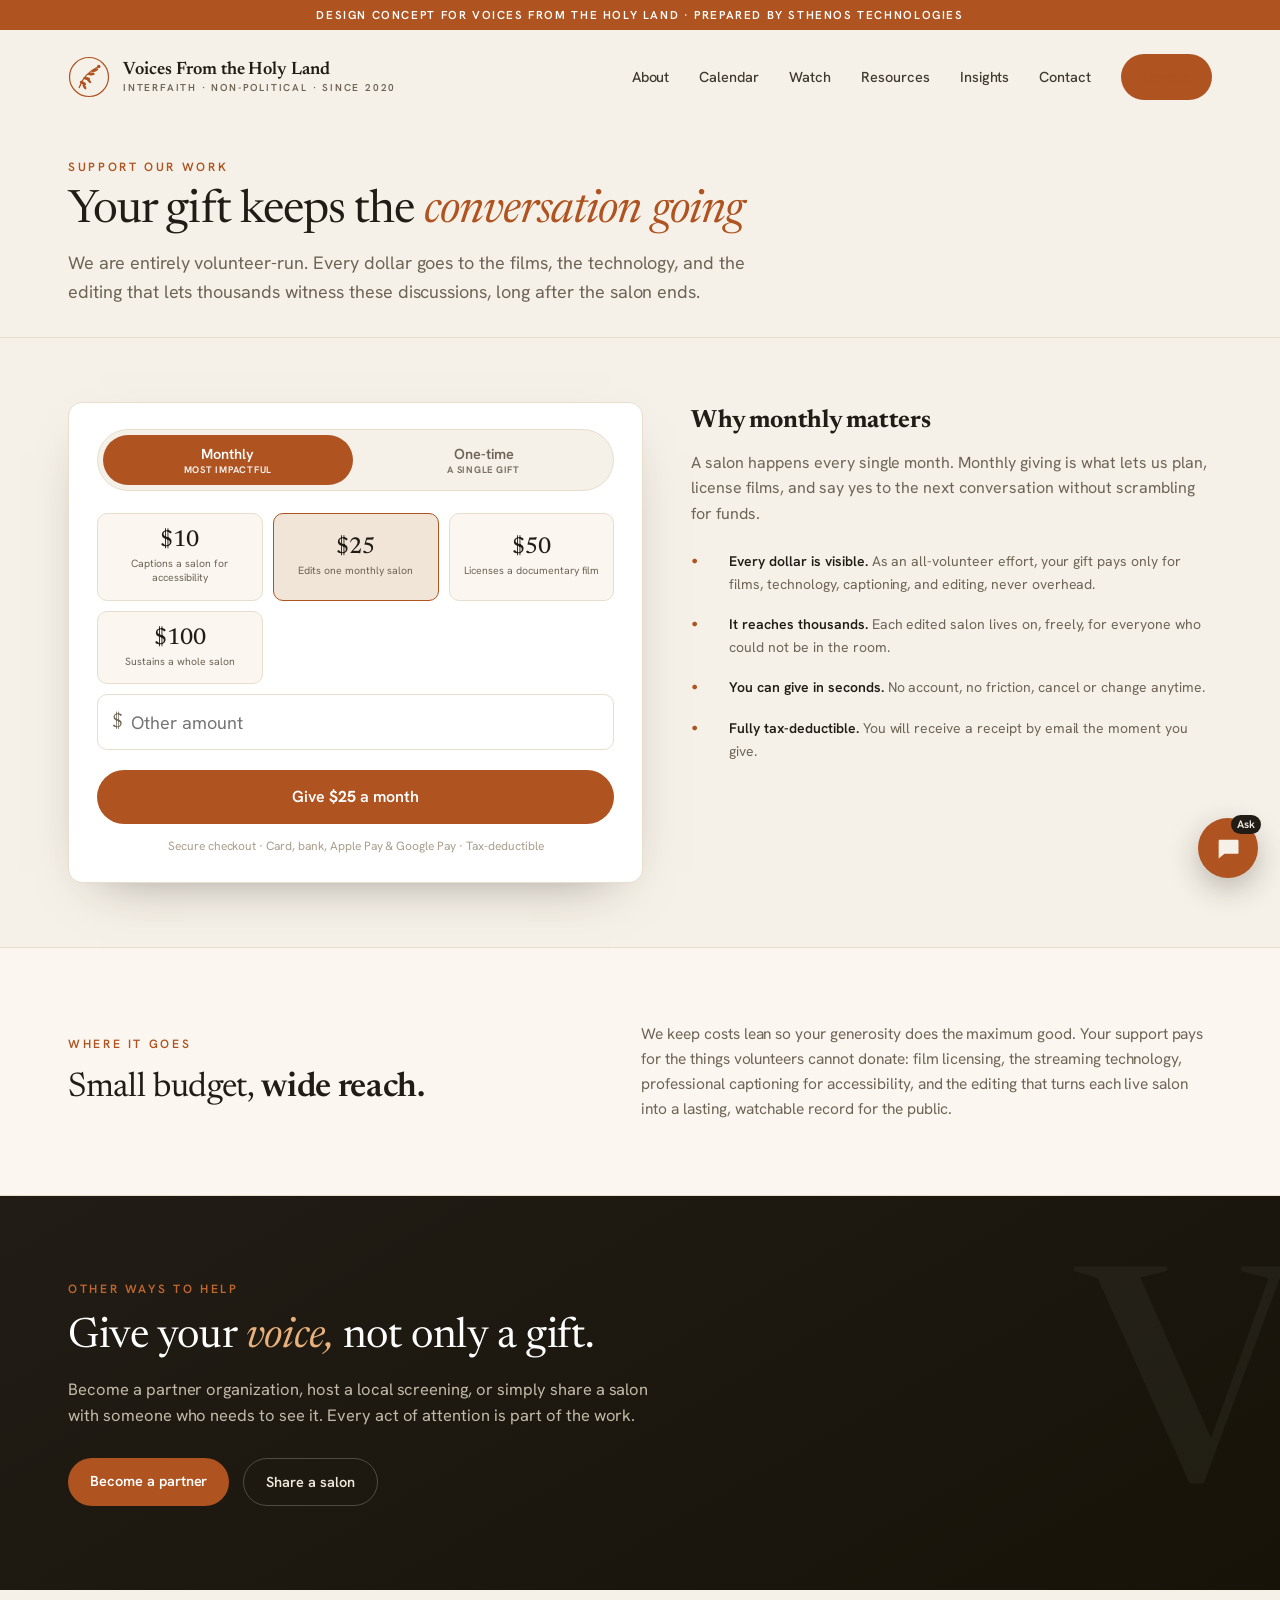
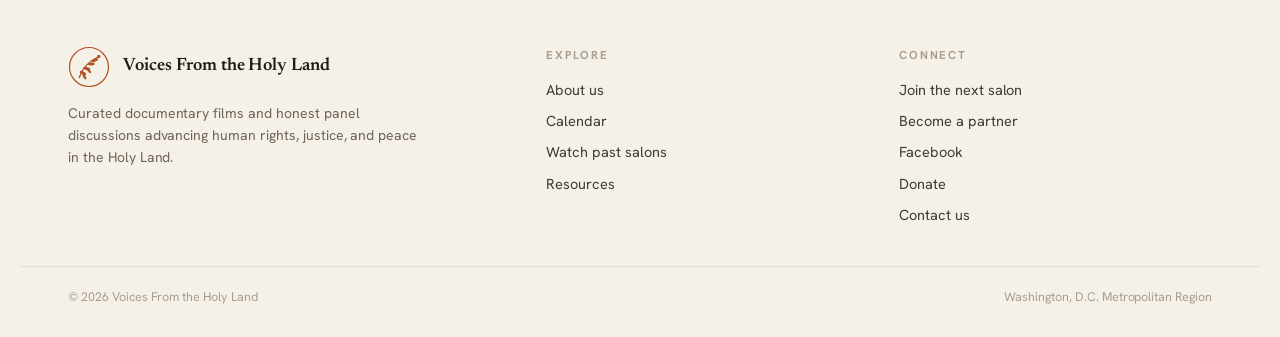
<file: donate.html>
<!DOCTYPE html>
<html lang="en">
<head>
<meta charset="UTF-8">
<meta name="viewport" content="width=device-width, initial-scale=1.0">
<title>Donate | Voices From the Holy Land</title>
<meta name="description" content="Support free monthly film salons advancing peace in the Holy Land. Give monthly or one-time; every dollar funds films, technology, and editing.">
<link rel="canonical" href="https://www.voicesfromtheholyland.org/donate.html">
<meta name="robots" content="index,follow">
<meta property="og:type" content="website">
<meta property="og:site_name" content="Voices From the Holy Land">
<meta property="og:title" content="Donate | Voices From the Holy Land">
<meta property="og:description" content="Support free monthly film salons advancing peace in the Holy Land. Give monthly or one-time; every dollar funds films, technology, and editing.">
<meta property="og:url" content="https://www.voicesfromtheholyland.org/donate.html">
<meta property="og:image" content="https://www.voicesfromtheholyland.org/assets/img/group2.jpg">
<meta name="twitter:card" content="summary_large_image">
<link rel="icon" href="assets/logo.svg" type="image/svg+xml">
<link rel="stylesheet" href="assets/style.css">
<script type="application/ld+json">{"@context":"https://schema.org","@type":"NGO","name":"Voices From the Holy Land","alternateName":"VFHL","url":"https://www.voicesfromtheholyland.org/","logo":"https://www.voicesfromtheholyland.org/assets/logo.svg","description":"An interfaith coalition using documentary films and honest panel discussions to advance human rights, justice, and peace in the Holy Land.","foundingDate":"2020","areaServed":"United States","knowsAbout":["Israel and Palestine","human rights","peace","interfaith dialogue","documentary film"]}</script>
</head>
<body>
<div class="concept">Design concept for Voices From the Holy Land &middot; prepared by Sthenos Technologies</div>
<nav>
  <a class="brand" href="index.html"><img src="assets/logo.svg" class="mk" alt="Voices From the Holy Land"><div class="nm">Voices From the Holy Land<small>Interfaith &middot; Non-political &middot; Since 2020</small></div></a>
  <div class="navlinks"><a href="about.html">About</a><a href="calendar.html">Calendar</a><a href="watch.html">Watch</a><a href="resources.html">Resources</a><a href="blog.html">Insights</a><a href="contact.html">Contact</a><a href="donate.html" class="btn active">Donate</a></div>
</nav>

<div class="banner"><div class="wrap"><div class="eyebrow">Support our work</div><h1 class="serif">Your gift keeps the <em>conversation going</em></h1><p>We are entirely volunteer-run. Every dollar goes to the films, the technology, and the editing that lets thousands witness these discussions, long after the salon ends.</p></div></div>

<section class="pad"><div class="wrap"><div class="donate-wrap">

  <!-- DONATION ENGINE -->
  <div class="donate-card">
    <div class="dtabs">
      <button class="dtab on" id="tab-monthly" onclick="setFreq('monthly')">Monthly<span class="tagm">Most impactful</span></button>
      <button class="dtab" id="tab-once" onclick="setFreq('once')">One-time<span class="tagm">A single gift</span></button>
    </div>

    <div class="amt-grid" id="grid"></div>

    <div class="give-now btn lg" id="giveBtn" onclick="goDonate()">Give <span class="amt-out" id="giveAmt">$25</span> <span id="giveFreq">a month</span></div>
    <div class="pay-note">Secure checkout &middot; Card, bank, Apple Pay &amp; Google Pay &middot; Tax-deductible</div>
  </div>

  <!-- TRUST / TRANSPARENCY (the charity:water playbook) -->
  <div class="dside">
    <h3 class="serif">Why monthly matters</h3>
    <p class="lead">A salon happens every single month. Monthly giving is what lets us plan, license films, and say yes to the next conversation without scrambling for funds.</p>
    <div class="trust">
      <div class="t"><div class="ic">&bull;</div><p><b>Every dollar is visible.</b> As an all-volunteer effort, your gift pays only for films, technology, captioning, and editing, never overhead.</p></div>
      <div class="t"><div class="ic">&bull;</div><p><b>It reaches thousands.</b> Each edited salon lives on, freely, for everyone who could not be in the room.</p></div>
      <div class="t"><div class="ic">&bull;</div><p><b>You can give in seconds.</b> No account, no friction, cancel or change anytime.</p></div>
      <div class="t"><div class="ic">&bull;</div><p><b>Fully tax-deductible.</b> You will receive a receipt by email the moment you give.</p></div>
    </div>
  </div>

</div></div></section>

<section class="coal"><div class="wrap">
  <div><div class="eyebrow" style="margin-bottom:14px;">Where it goes</div><h2 class="serif">Small budget, <b>wide reach.</b></h2></div>
  <div><p>We keep costs lean so your generosity does the maximum good. Your support pays for the things volunteers cannot donate: film licensing, the streaming technology, professional captioning for accessibility, and the editing that turns each live salon into a lasting, watchable record for the public.</p></div>
</div></section>

<section class="give"><div class="mono serif">V</div><div class="wrap"><div class="eyebrow">Other ways to help</div><h2 class="serif">Give your <em>voice,</em> not only a gift.</h2><p>Become a partner organization, host a local screening, or simply share a salon with someone who needs to see it. Every act of attention is part of the work.</p><div class="cta"><a href="contact.html" class="btn">Become a partner</a><a href="watch.html" class="btn ghost">Share a salon</a></div></div></section>

<footer><div class="wrap">
  <div><div class="brand"><img src="assets/logo.svg" class="mk" alt="Voices From the Holy Land"><div class="nm">Voices From the Holy Land</div></div><p class="about">Curated documentary films and honest panel discussions advancing human rights, justice, and peace in the Holy Land.</p></div>
  <div><h6>Explore</h6><ul><li><a href="about.html">About us</a></li><li><a href="calendar.html">Calendar</a></li><li><a href="watch.html">Watch past salons</a></li><li><a href="resources.html">Resources</a></li></ul></div>
  <div><h6>Connect</h6><ul><li><a href="calendar.html">Join the next salon</a></li><li><a href="contact.html">Become a partner</a></li><li><a href="https://www.facebook.com/VoicesHolyLand/" target="_blank" rel="noopener">Facebook</a></li><li><a href="donate.html">Donate</a></li><li><a href="contact.html">Contact us</a></li></ul></div>
</div><div class="legal"><span>&copy; 2026 Voices From the Holy Land</span><span>Washington, D.C. Metropolitan Region</span></div></footer>

<script>
  // NOTE for go-live: replace DONORBOX_URL with the VFHL Donorbox (or Givebutter) campaign URL.
  // The amount + frequency are passed through so the donor lands pre-filled.
  var DONORBOX_URL = "https://donorbox.org/voices-from-the-holy-land";
  var AMOUNTS = {
    monthly: [
      {a:10,  i:"Captions a salon for accessibility"},
      {a:25,  i:"Edits one monthly salon", sel:true},
      {a:50,  i:"Licenses a documentary film"},
      {a:100, i:"Sustains a whole salon"}
    ],
    once: [
      {a:50,  i:"Captions a full salon"},
      {a:150, i:"Edits one salon end to end", sel:true},
      {a:500, i:"Licenses a film for everyone"},
      {a:1000,i:"Underwrites an entire month"}
    ]
  };
  var freq = "monthly", amount = 25;

  function renderGrid(){
    var list = AMOUNTS[freq], html = "";
    list.forEach(function(o){
      html += '<button class="amt-btn'+(o.a===amount?' sel':'')+'" onclick="pick('+o.a+')">'
            + '<span class="a">$'+o.a+'</span><span class="i">'+o.i+'</span></button>';
    });
    html += '<div class="amt-custom"><span>$</span><input id="custom" type="number" min="1" placeholder="Other amount" oninput="pickCustom(this.value)"></div>';
    document.getElementById('grid').innerHTML = html;
  }
  function setFreq(f){
    freq = f;
    document.getElementById('tab-monthly').classList.toggle('on', f==='monthly');
    document.getElementById('tab-once').classList.toggle('on', f==='once');
    var d = AMOUNTS[f].find(function(o){return o.sel;}); amount = d ? d.a : AMOUNTS[f][0].a;
    renderGrid(); updateBtn();
  }
  function pick(a){ amount = a; renderGrid(); updateBtn(); }
  function pickCustom(v){
    if(!v) return;
    amount = Math.max(1, parseInt(v,10)||0);
    document.querySelectorAll('.amt-btn').forEach(function(b){b.classList.remove('sel');});
    updateBtn();
  }
  function updateBtn(){
    document.getElementById('giveAmt').textContent = '$'+amount;
    document.getElementById('giveFreq').textContent = freq==='monthly' ? 'a month' : '';
  }
  function goDonate(){
    var sep = DONORBOX_URL.indexOf('?')>-1 ? '&' : '?';
    window.open(DONORBOX_URL + sep + 'amount='+amount+'&recurring='+(freq==='monthly'), '_blank');
  }
  renderGrid(); updateBtn();
</script>
<script src="assets/chatbot.js" defer></script>
</body>
</html>
</file>
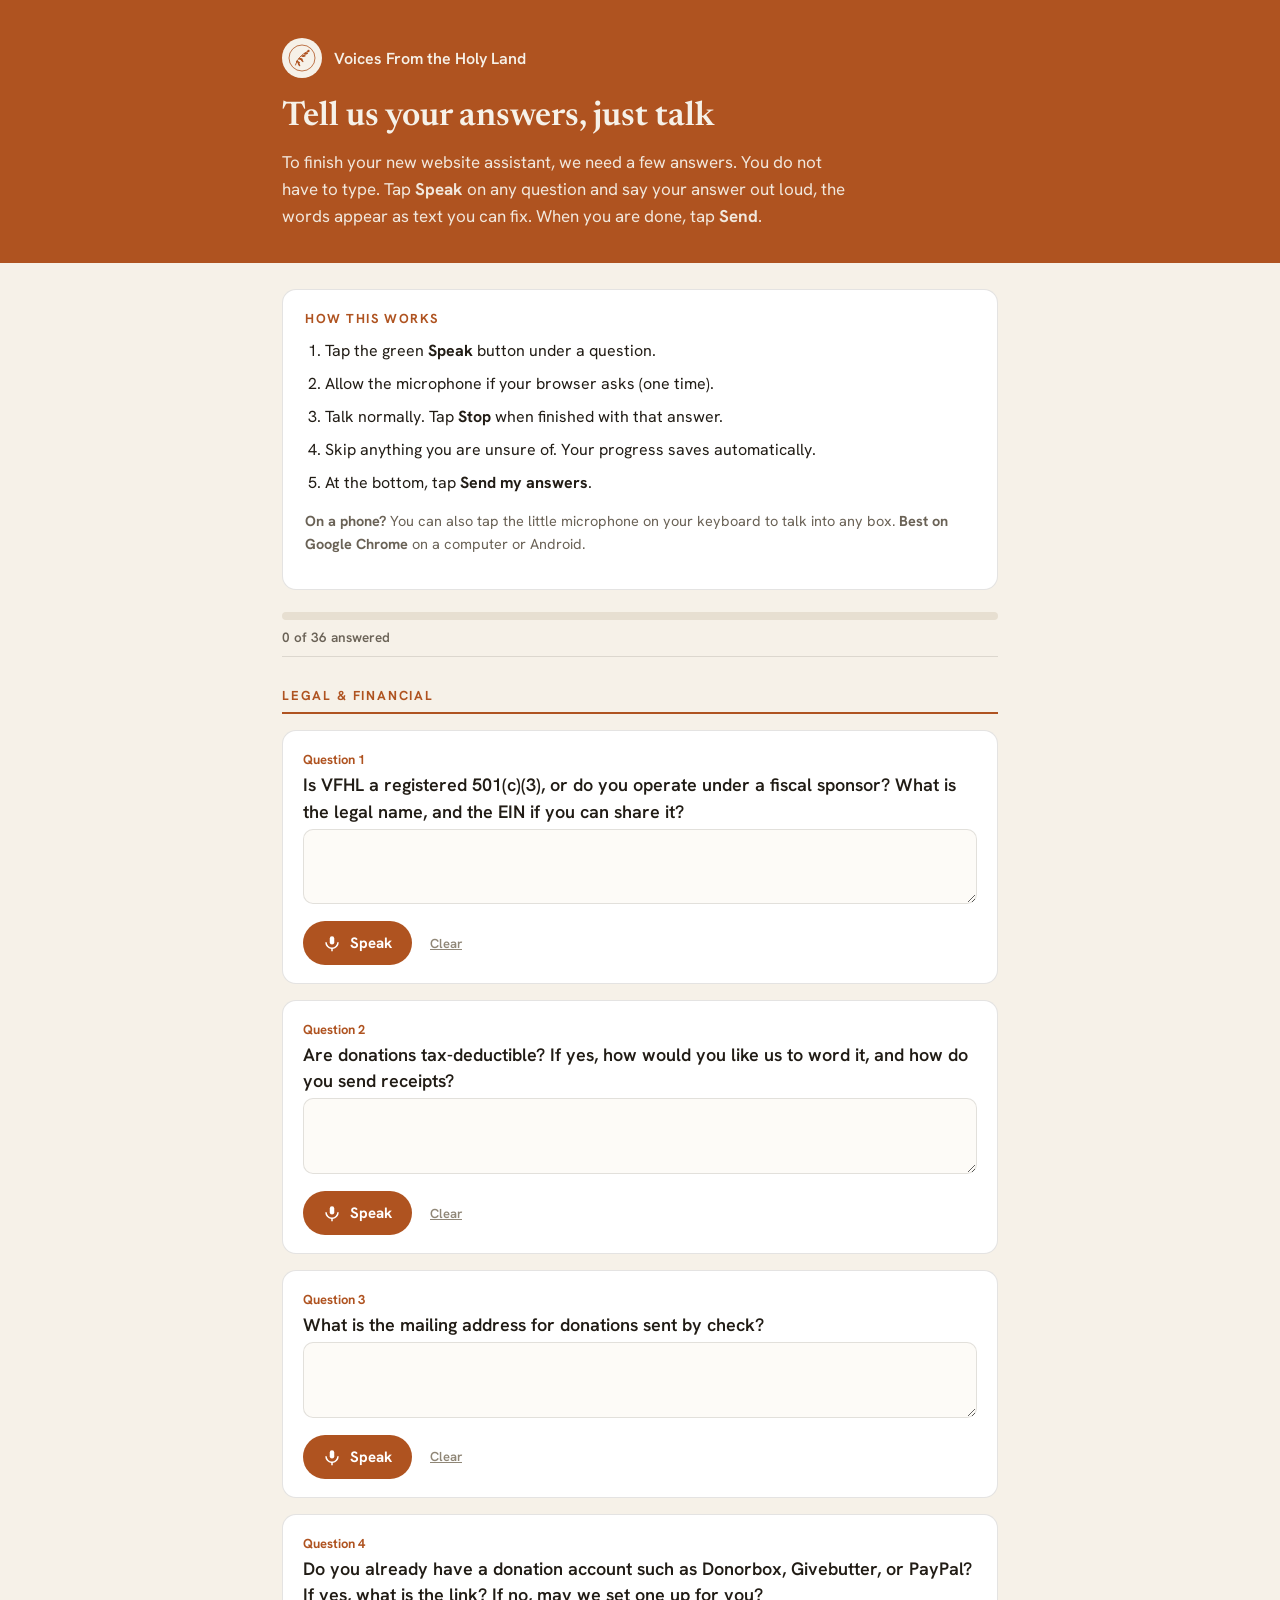
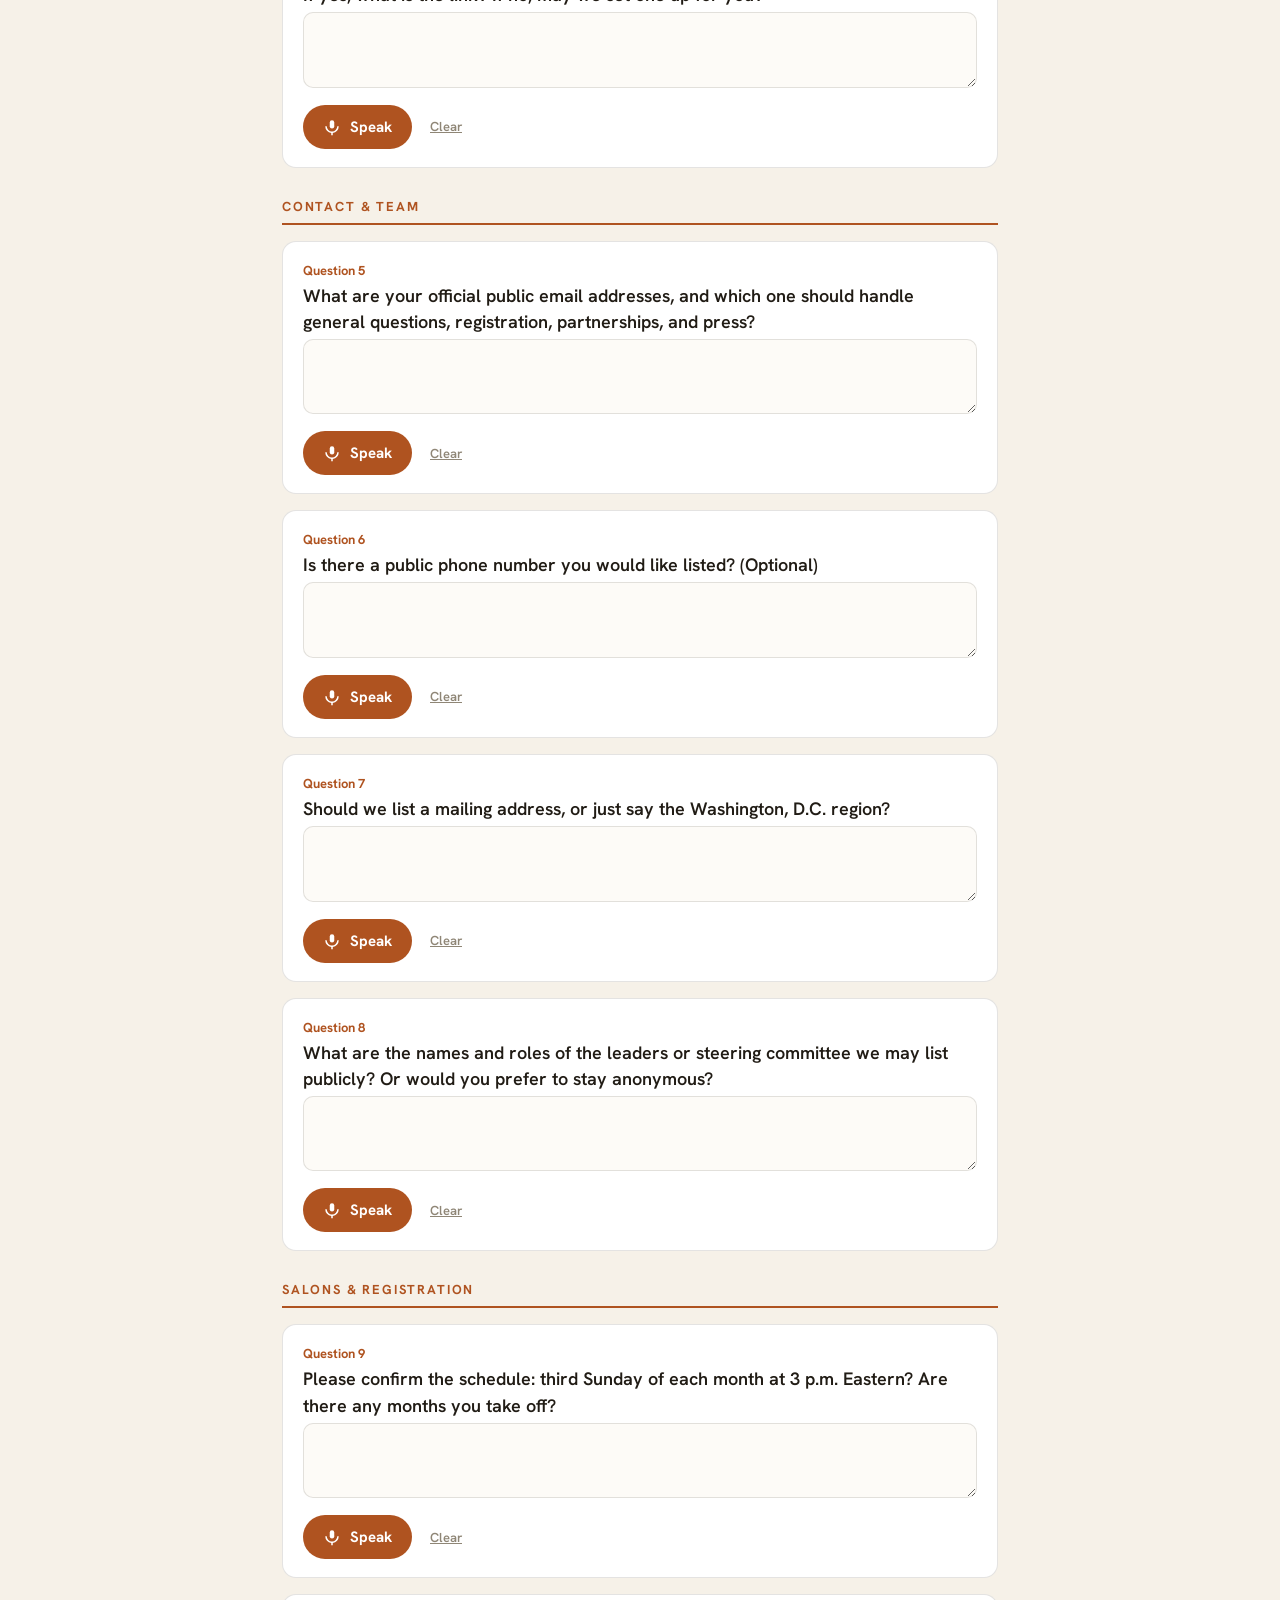
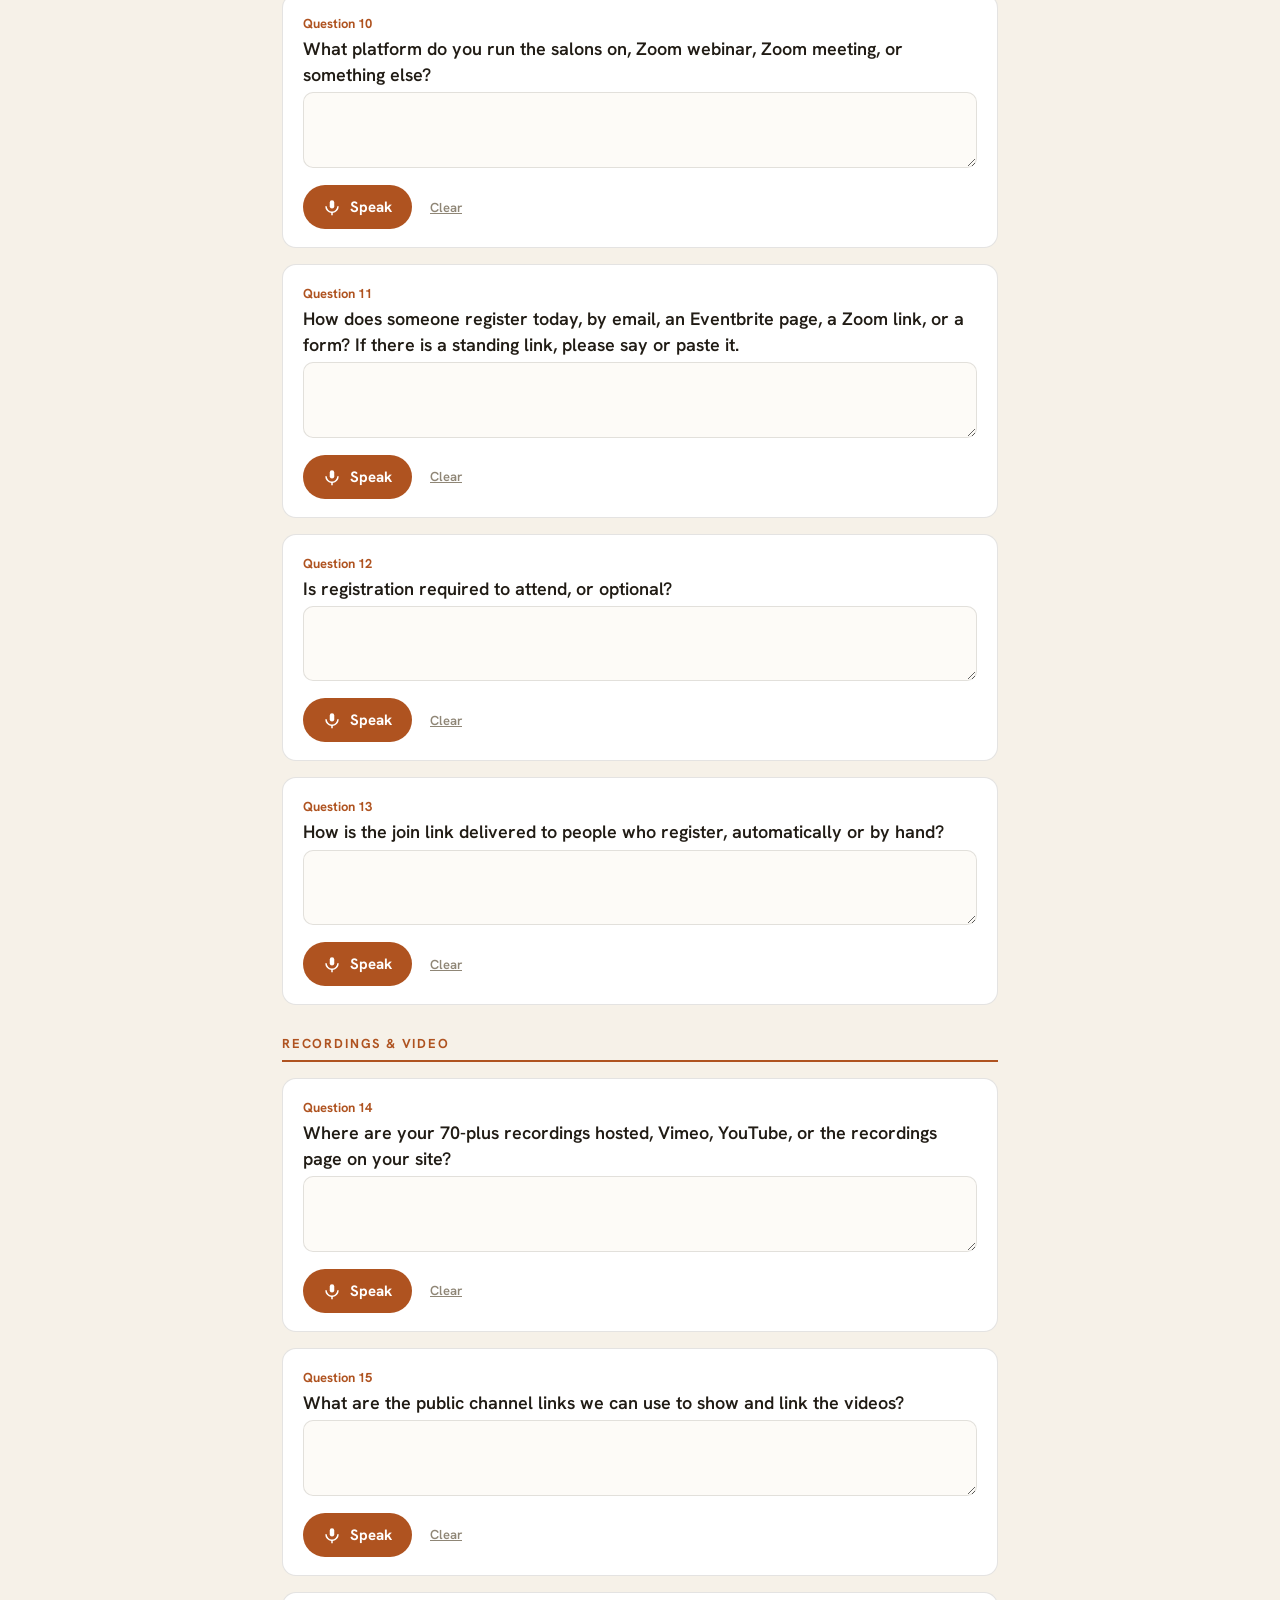
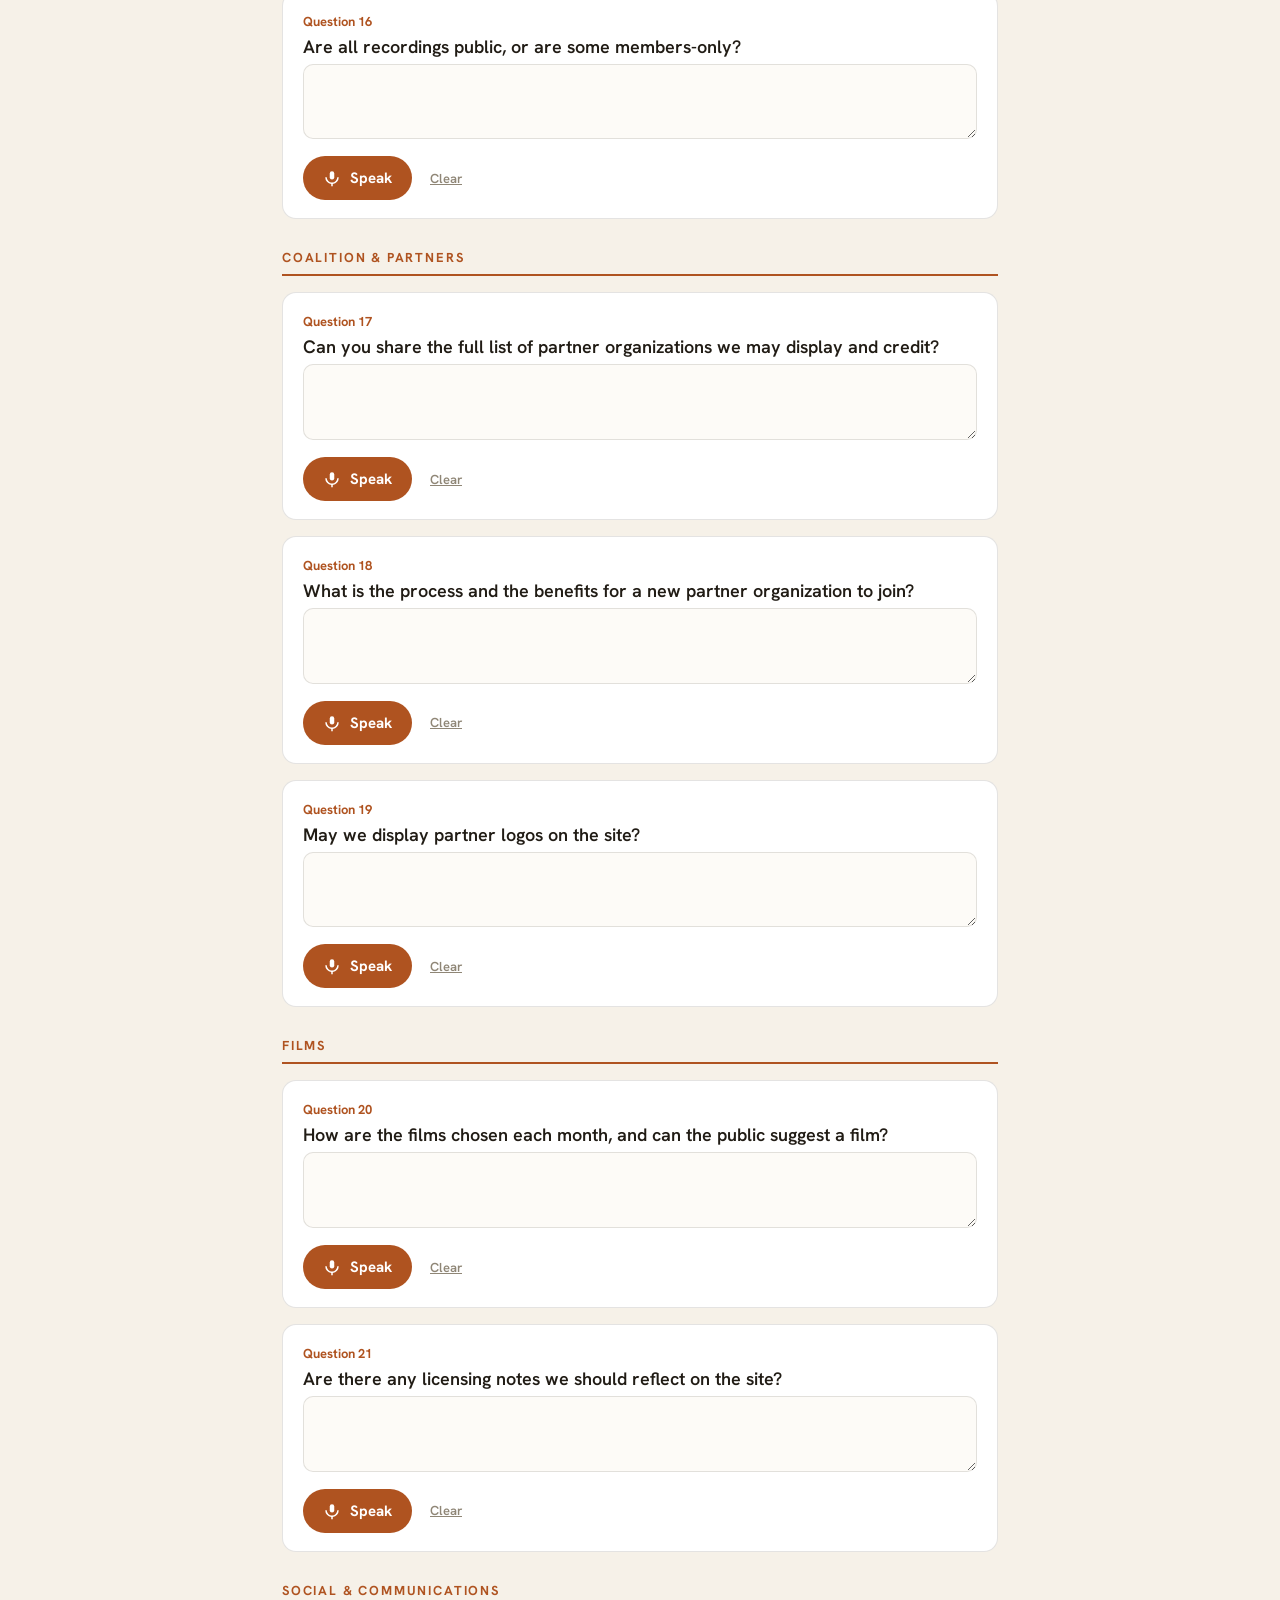
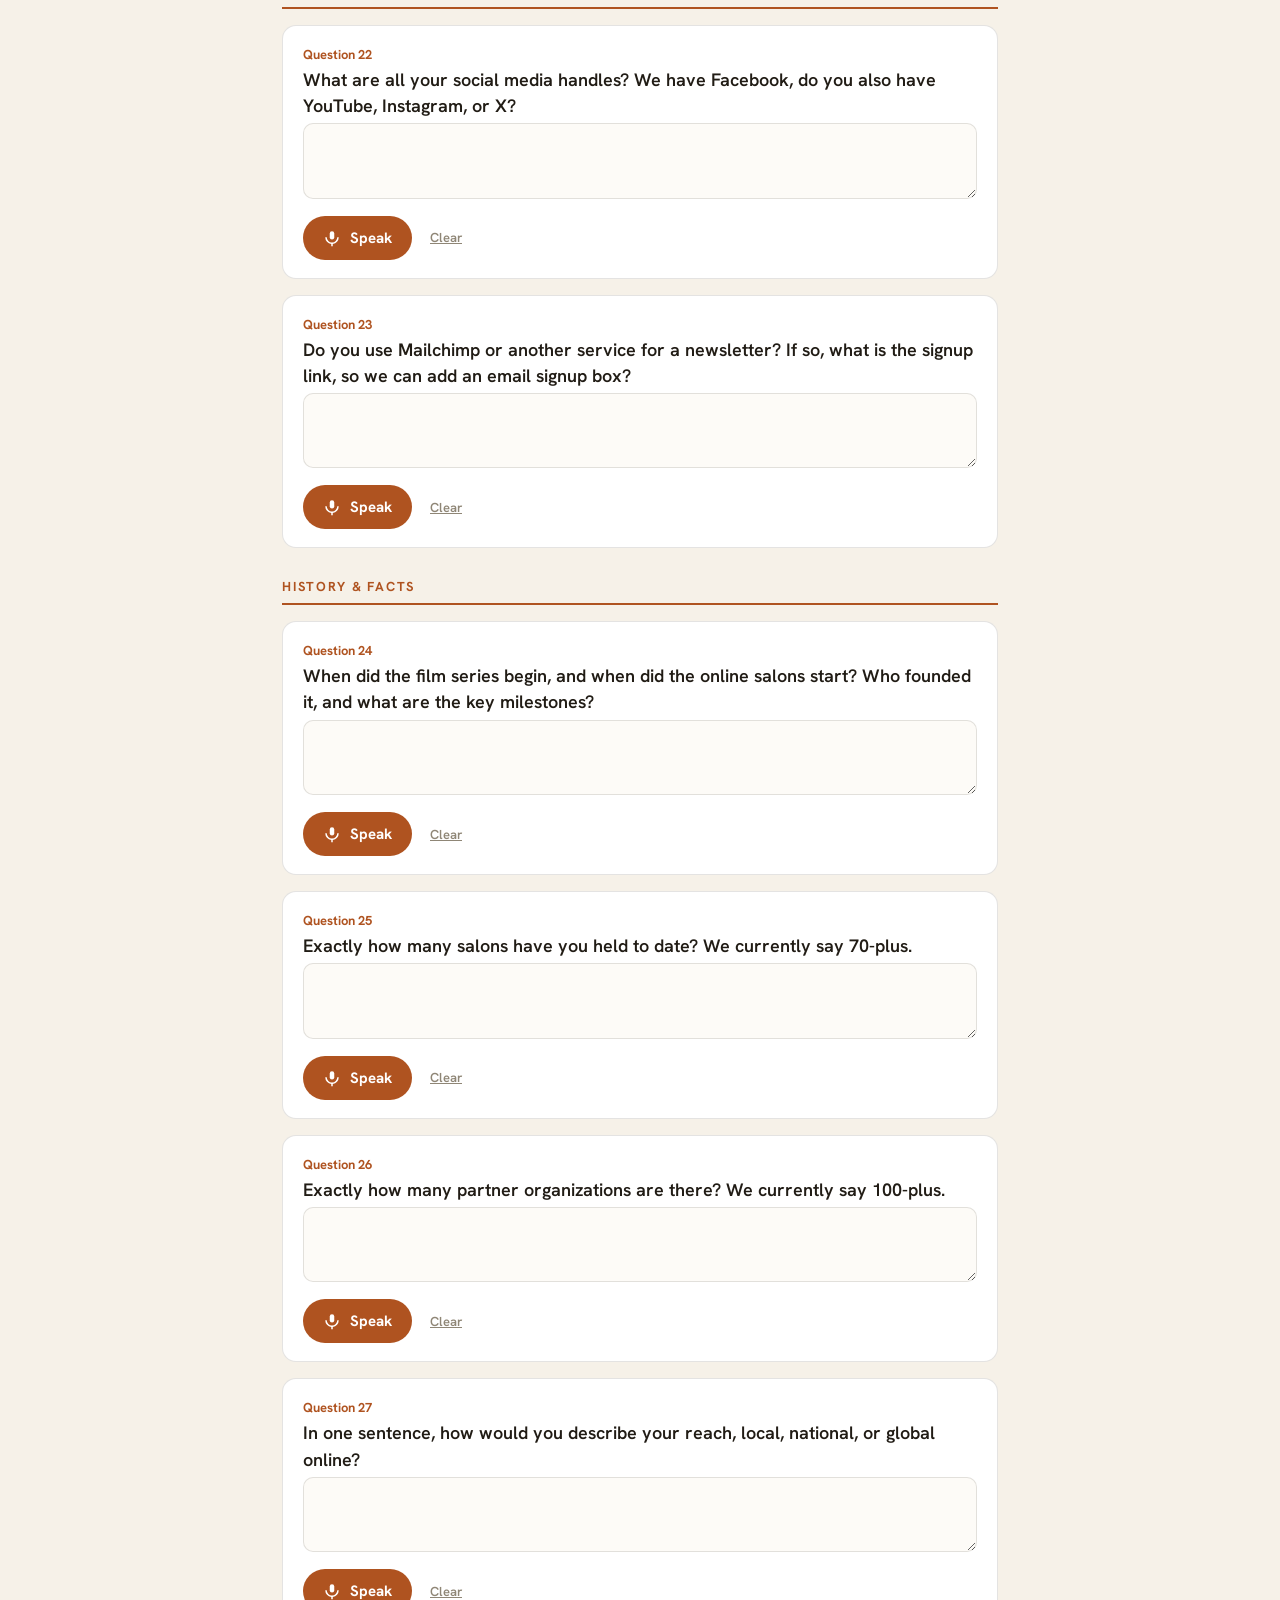
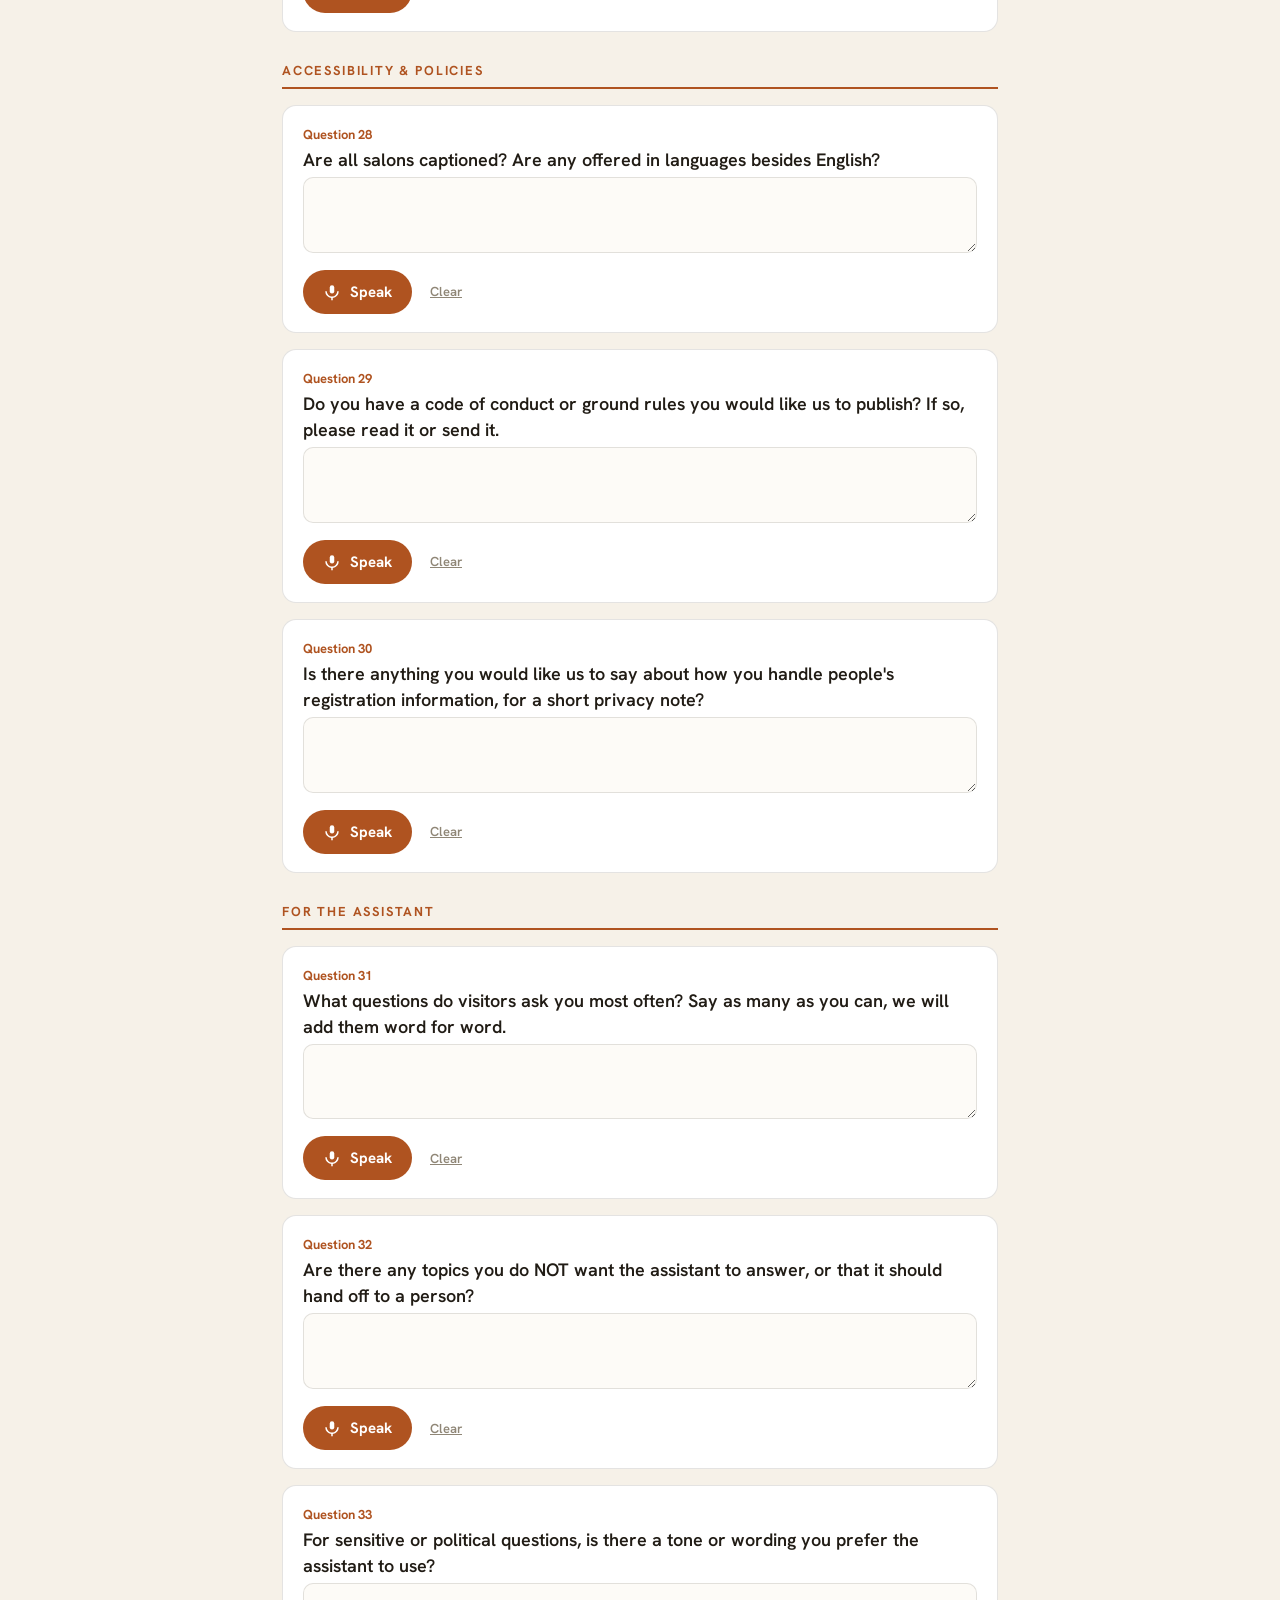
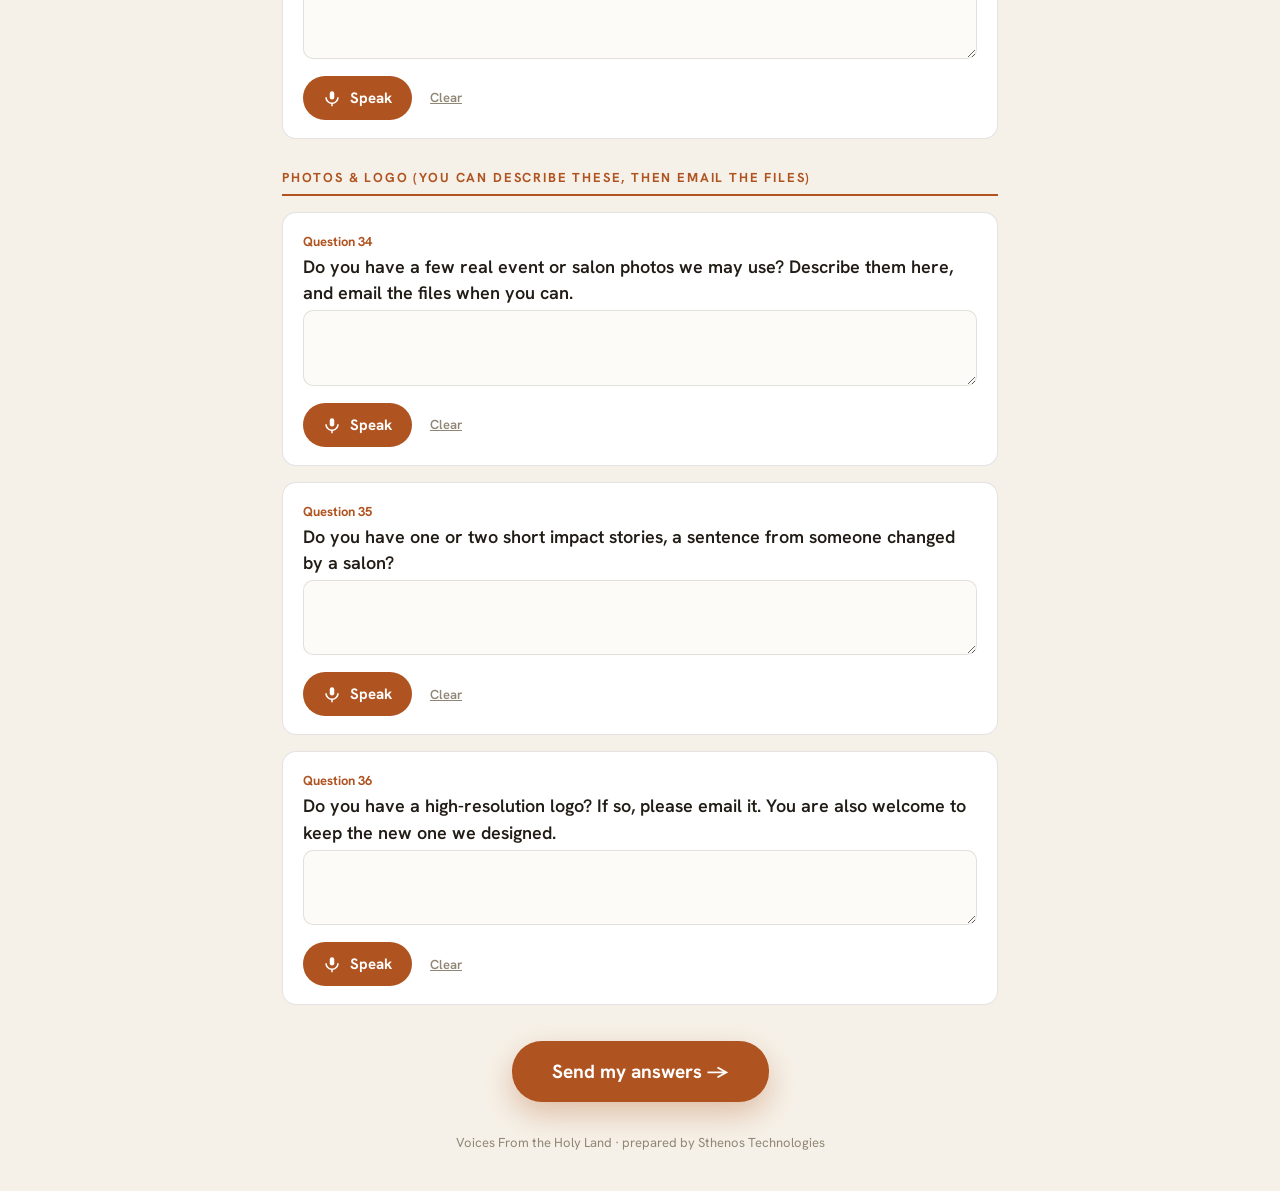
<file: questionnaire.html>
<!DOCTYPE html>
<html lang="en">
<head>
<meta charset="UTF-8">
<meta name="viewport" content="width=device-width, initial-scale=1.0">
<title>Voices From the Holy Land — Tell us your answers</title>
<meta name="robots" content="noindex,nofollow">
<link rel="icon" href="assets/logo.svg" type="image/svg+xml">
<link rel="preconnect" href="https://fonts.googleapis.com">
<link rel="preconnect" href="https://fonts.gstatic.com" crossorigin>
<link href="https://fonts.googleapis.com/css2?family=Newsreader:ital,opsz,wght@0,6..72,400..600;1,6..72,400..500&family=Hanken+Grotesk:wght@400;500;600;700&display=swap" rel="stylesheet">
<style>
  :root{--clay:#AF5320;--clay2:#9a4517;--paper:#F6F1E8;--ink:#211C15;--muted:#6a6256;--faint:#8f8676;--line:rgba(33,28,21,.12);--card:#fff;}
  *{box-sizing:border-box;}
  body{margin:0;background:var(--paper);color:var(--ink);font-family:'Hanken Grotesk',system-ui,sans-serif;-webkit-font-smoothing:antialiased;}
  .serif{font-family:'Newsreader',Georgia,serif;}
  .wrap{max-width:760px;margin:0 auto;padding:0 22px;}

  header{background:var(--clay);color:var(--paper);padding:38px 0 32px;}
  header .brand{display:flex;align-items:center;gap:12px;margin-bottom:20px;}
  header .brand .mk{width:40px;height:40px;border-radius:50%;background:var(--paper);display:flex;align-items:center;justify-content:center;}
  header .brand .mk img{width:28px;height:28px;}
  header .brand b{font:600 16px 'Hanken Grotesk';}
  header h1{font-size:34px;line-height:1.15;margin:0 0 12px;font-weight:600;}
  header p{font-size:17px;line-height:1.6;margin:0;max-width:34em;opacity:.94;}

  .how{background:#fff;border:1px solid var(--line);border-radius:14px;padding:20px 22px;margin:26px 0 8px;}
  .how h3{margin:0 0 10px;font:700 13px 'Hanken Grotesk';letter-spacing:.12em;text-transform:uppercase;color:var(--clay);}
  .how ol{margin:0;padding-left:20px;}
  .how li{font-size:16px;line-height:1.7;margin-bottom:6px;}
  .tip{font-size:14.5px;color:var(--muted);margin-top:12px;line-height:1.6;}
  #unsupported{display:none;background:#fff5ec;border:1px solid var(--clay);border-radius:12px;padding:16px 18px;margin-top:16px;font-size:15px;line-height:1.6;}

  .progress{position:sticky;top:0;z-index:20;background:var(--paper);padding:14px 0 10px;border-bottom:1px solid var(--line);}
  .pbar{height:8px;background:#e7dfd1;border-radius:6px;overflow:hidden;}
  .pfill{height:100%;width:0;background:var(--clay);transition:width .3s ease;}
  .pcount{font-size:13.5px;color:var(--muted);margin-top:8px;font-weight:600;}

  section.grp{margin:30px 0 0;}
  section.grp > h2{font-size:13px;letter-spacing:.14em;text-transform:uppercase;color:var(--clay);font-weight:700;border-bottom:2px solid var(--clay);padding-bottom:8px;margin:0 0 4px;}

  .q{background:var(--card);border:1px solid var(--line);border-radius:14px;padding:20px 20px 18px;margin-top:16px;}
  .q .num{font:700 13px 'Hanken Grotesk';color:var(--clay);}
  .q .qt{font-size:18px;line-height:1.45;margin:4px 0 4px;font-weight:600;}
  .q .help{font-size:14px;color:var(--muted);margin:0 0 12px;line-height:1.5;}
  .q textarea{width:100%;min-height:74px;border:1px solid var(--line);border-radius:10px;padding:12px 14px;font:400 16px 'Hanken Grotesk';color:var(--ink);background:#fdfbf7;resize:vertical;outline:none;line-height:1.55;}
  .q textarea:focus{border-color:var(--clay);}
  .row{display:flex;align-items:center;gap:12px;margin-top:12px;flex-wrap:wrap;}
  .mic{display:inline-flex;align-items:center;gap:9px;background:var(--clay);color:#fff;border:none;border-radius:24px;padding:12px 20px;font:700 15px 'Hanken Grotesk';cursor:pointer;transition:background .15s ease;}
  .mic:hover{background:var(--clay2);}
  .mic.rec{background:#b0202a;animation:pulse 1.2s infinite;}
  @keyframes pulse{0%,100%{box-shadow:0 0 0 0 rgba(176,32,42,.5);}50%{box-shadow:0 0 0 10px rgba(176,32,42,0);}}
  .mic svg{width:18px;height:18px;}
  .saved{font-size:13px;color:#3d7a3d;font-weight:600;opacity:0;transition:opacity .2s;}
  .saved.on{opacity:1;}
  .clearb{background:none;border:none;color:var(--faint);font:600 13px 'Hanken Grotesk';cursor:pointer;text-decoration:underline;}

  .finish{margin:36px 0 12px;text-align:center;}
  .bigsend{background:var(--clay);color:#fff;border:none;border-radius:30px;padding:18px 40px;font:700 19px 'Hanken Grotesk';cursor:pointer;box-shadow:0 12px 30px rgba(175,83,32,.32);}
  .bigsend:hover{background:var(--clay2);}
  #out{display:none;background:#fff;border:1px solid var(--line);border-radius:14px;padding:22px;margin:18px 0 40px;}
  #out h3{margin:0 0 10px;font-size:20px;}
  #out p{font-size:15px;color:var(--muted);line-height:1.6;margin:0 0 14px;}
  #out textarea{width:100%;min-height:200px;border:1px solid var(--line);border-radius:10px;padding:12px;font:400 14px 'Hanken Grotesk';background:#fdfbf7;}
  .obtns{display:flex;gap:10px;flex-wrap:wrap;margin-top:14px;}
  .obtns button{border:none;border-radius:22px;padding:12px 20px;font:700 14px 'Hanken Grotesk';cursor:pointer;}
  .b-primary{background:var(--clay);color:#fff;}
  .b-ghost{background:#fff;color:var(--clay);border:1px solid var(--clay)!important;}
  footer{padding:20px 0 40px;text-align:center;color:var(--faint);font-size:13px;}
  @media(max-width:560px){header h1{font-size:27px;}.q .qt{font-size:17px;}}
</style>
</head>
<body>

<header><div class="wrap">
  <div class="brand"><span class="mk"><img src="assets/logo.svg" alt=""></span><b>Voices From the Holy Land</b></div>
  <h1 class="serif">Tell us your answers, just talk</h1>
  <p>To finish your new website assistant, we need a few answers. You do not have to type. Tap <b>Speak</b> on any question and say your answer out loud, the words appear as text you can fix. When you are done, tap <b>Send</b>.</p>
</div></header>

<div class="wrap">
  <div class="how">
    <h3>How this works</h3>
    <ol>
      <li>Tap the green <b>Speak</b> button under a question.</li>
      <li>Allow the microphone if your browser asks (one time).</li>
      <li>Talk normally. Tap <b>Stop</b> when finished with that answer.</li>
      <li>Skip anything you are unsure of. Your progress saves automatically.</li>
      <li>At the bottom, tap <b>Send my answers</b>.</li>
    </ol>
    <p class="tip"><b>On a phone?</b> You can also tap the little microphone on your keyboard to talk into any box. <b>Best on Google Chrome</b> on a computer or Android.</p>
    <div id="unsupported">Your current browser does not support tap-to-talk buttons. No problem: you can still type, or tap the microphone key on your phone's keyboard to dictate into each box. For the smoothest experience, open this page in <b>Google Chrome</b>.</div>
  </div>

  <div class="progress">
    <div class="pbar"><div class="pfill" id="pfill"></div></div>
    <div class="pcount" id="pcount">0 of 0 answered</div>
  </div>

  <div id="form"></div>

  <div class="finish">
    <button class="bigsend" id="sendBtn">Send my answers &rarr;</button>
  </div>

  <div id="out">
    <h3 class="serif">Almost done</h3>
    <p>Your answers are copied and ready. Tap <b>Email to Sthenos</b> to send them (your mail app opens, just hit send). If that does not open, tap <b>Copy</b> or <b>Download</b> and email the text to <b>suleman@sthenostechnologies.com</b>.</p>
    <textarea id="outText" readonly></textarea>
    <div class="obtns">
      <button class="b-primary" id="emailBtn">Email to Sthenos</button>
      <button class="b-ghost" id="copyBtn">Copy all</button>
      <button class="b-ghost" id="dlBtn">Download</button>
    </div>
  </div>
</div>

<footer>Voices From the Holy Land &middot; prepared by Sthenos Technologies</footer>

<script>
var RECIPIENT = "suleman@sthenostechnologies.com";
var QUESTIONS = [
 {s:"Legal & financial"},
 {q:"Is VFHL a registered 501(c)(3), or do you operate under a fiscal sponsor? What is the legal name, and the EIN if you can share it?"},
 {q:"Are donations tax-deductible? If yes, how would you like us to word it, and how do you send receipts?"},
 {q:"What is the mailing address for donations sent by check?"},
 {q:"Do you already have a donation account such as Donorbox, Givebutter, or PayPal? If yes, what is the link? If no, may we set one up for you?"},
 {s:"Contact & team"},
 {q:"What are your official public email addresses, and which one should handle general questions, registration, partnerships, and press?"},
 {q:"Is there a public phone number you would like listed? (Optional)"},
 {q:"Should we list a mailing address, or just say the Washington, D.C. region?"},
 {q:"What are the names and roles of the leaders or steering committee we may list publicly? Or would you prefer to stay anonymous?"},
 {s:"Salons & registration"},
 {q:"Please confirm the schedule: third Sunday of each month at 3 p.m. Eastern? Are there any months you take off?"},
 {q:"What platform do you run the salons on, Zoom webinar, Zoom meeting, or something else?"},
 {q:"How does someone register today, by email, an Eventbrite page, a Zoom link, or a form? If there is a standing link, please say or paste it."},
 {q:"Is registration required to attend, or optional?"},
 {q:"How is the join link delivered to people who register, automatically or by hand?"},
 {s:"Recordings & video"},
 {q:"Where are your 70-plus recordings hosted, Vimeo, YouTube, or the recordings page on your site?"},
 {q:"What are the public channel links we can use to show and link the videos?"},
 {q:"Are all recordings public, or are some members-only?"},
 {s:"Coalition & partners"},
 {q:"Can you share the full list of partner organizations we may display and credit?"},
 {q:"What is the process and the benefits for a new partner organization to join?"},
 {q:"May we display partner logos on the site?"},
 {s:"Films"},
 {q:"How are the films chosen each month, and can the public suggest a film?"},
 {q:"Are there any licensing notes we should reflect on the site?"},
 {s:"Social & communications"},
 {q:"What are all your social media handles? We have Facebook, do you also have YouTube, Instagram, or X?"},
 {q:"Do you use Mailchimp or another service for a newsletter? If so, what is the signup link, so we can add an email signup box?"},
 {s:"History & facts"},
 {q:"When did the film series begin, and when did the online salons start? Who founded it, and what are the key milestones?"},
 {q:"Exactly how many salons have you held to date? We currently say 70-plus."},
 {q:"Exactly how many partner organizations are there? We currently say 100-plus."},
 {q:"In one sentence, how would you describe your reach, local, national, or global online?"},
 {s:"Accessibility & policies"},
 {q:"Are all salons captioned? Are any offered in languages besides English?"},
 {q:"Do you have a code of conduct or ground rules you would like us to publish? If so, please read it or send it."},
 {q:"Is there anything you would like us to say about how you handle people's registration information, for a short privacy note?"},
 {s:"For the assistant"},
 {q:"What questions do visitors ask you most often? Say as many as you can, we will add them word for word."},
 {q:"Are there any topics you do NOT want the assistant to answer, or that it should hand off to a person?"},
 {q:"For sensitive or political questions, is there a tone or wording you prefer the assistant to use?"},
 {s:"Photos & logo (you can describe these, then email the files)"},
 {q:"Do you have a few real event or salon photos we may use? Describe them here, and email the files when you can."},
 {q:"Do you have one or two short impact stories, a sentence from someone changed by a salon?"},
 {q:"Do you have a high-resolution logo? If so, please email it. You are also welcome to keep the new one we designed."}
];

var form=document.getElementById('form');
var fields=[]; // textareas
var qIndex=0;
QUESTIONS.forEach(function(item){
  if(item.s){
    var sec=document.createElement('section'); sec.className='grp';
    var h=document.createElement('h2'); h.textContent=item.s; sec.appendChild(h);
    form.appendChild(sec);
    form._cur=sec;
  } else {
    qIndex++;
    var idx=qIndex;
    var box=document.createElement('div'); box.className='q';
    box.innerHTML='<div class="num">Question '+idx+'</div><div class="qt">'+item.q+'</div>';
    var ta=document.createElement('textarea'); ta.id='a'+idx; ta.setAttribute('aria-label','Answer '+idx);
    box.appendChild(ta);
    var row=document.createElement('div'); row.className='row';
    var mic=document.createElement('button'); mic.className='mic'; mic.type='button';
    mic.innerHTML="<svg viewBox='0 0 24 24' fill='#fff'><path d='M12 14a3 3 0 0 0 3-3V6a3 3 0 0 0-6 0v5a3 3 0 0 0 3 3z'/><path d='M19 11a7 7 0 0 1-14 0H3a9 9 0 0 0 8 8.94V23h2v-3.06A9 9 0 0 0 21 11h-2z'/></svg><span>Speak</span>";
    var clr=document.createElement('button'); clr.className='clearb'; clr.type='button'; clr.textContent='Clear';
    var saved=document.createElement('span'); saved.className='saved'; saved.textContent='Saved';
    row.appendChild(mic); row.appendChild(clr); row.appendChild(saved);
    box.appendChild(row);
    (form._cur||form).appendChild(box);
    fields.push(ta);
    ta.addEventListener('input',function(){ persist(); flash(saved); updateProgress(); });
    clr.addEventListener('click',function(){ ta.value=''; persist(); updateProgress(); ta.focus(); });
    mic._target=ta; mic._saved=saved;
    mic.addEventListener('click',function(){ toggleMic(mic); });
  }
});

/* ---- localStorage autosave ---- */
var KEY='vfhl_q_answers';
function persist(){ var d={}; fields.forEach(function(t){ if(t.value.trim()) d[t.id]=t.value; }); try{localStorage.setItem(KEY,JSON.stringify(d));}catch(e){} }
function restore(){ try{var d=JSON.parse(localStorage.getItem(KEY)||'{}'); fields.forEach(function(t){ if(d[t.id]) t.value=d[t.id]; });}catch(e){} }
function flash(el){ el.classList.add('on'); setTimeout(function(){el.classList.remove('on');},900); }
function updateProgress(){
  var done=fields.filter(function(t){return t.value.trim();}).length;
  document.getElementById('pfill').style.width=(done/fields.length*100)+'%';
  document.getElementById('pcount').textContent=done+' of '+fields.length+' answered';
}
restore(); updateProgress();

/* ---- Speech recognition ---- */
var SR=window.SpeechRecognition||window.webkitSpeechRecognition;
var rec=null, activeMic=null;
if(!SR){ document.getElementById('unsupported').style.display='block'; }

function toggleMic(mic){
  if(!SR) { mic._target.focus(); return; }
  if(activeMic===mic){ stopMic(); return; }
  if(activeMic) stopMic();
  startMic(mic);
}
function startMic(mic){
  rec=new SR(); rec.continuous=true; rec.interimResults=true; rec.lang='en-US';
  var ta=mic._target; var base=ta.value?ta.value.replace(/\s+$/,'')+' ':''; var finalTxt='';
  rec.onresult=function(e){
    var interim='';
    for(var i=e.resultIndex;i<e.results.length;i++){
      var tr=e.results[i][0].transcript;
      if(e.results[i].isFinal){ finalTxt+=tr+' '; } else { interim+=tr; }
    }
    ta.value=base+finalTxt+interim;
    updateProgress();
  };
  rec.onerror=function(e){
    if(e.error==='not-allowed'||e.error==='service-not-allowed'){ alert('Please allow microphone access in your browser, then tap Speak again.'); }
    stopMic();
  };
  rec.onend=function(){ if(activeMic===mic){ persist(); flash(mic._saved); stopMic(); } };
  try{ rec.start(); activeMic=mic; mic.classList.add('rec'); mic.querySelector('span').textContent='Stop'; ta.focus(); }
  catch(err){ /* already started */ }
}
function stopMic(){
  if(rec){ try{rec.stop();}catch(e){} rec=null; }
  if(activeMic){ activeMic.classList.remove('rec'); activeMic.querySelector('span').textContent='Speak'; persist(); }
  activeMic=null;
}

/* ---- Compile & send ---- */
function compile(){
  var lines=['Voices From the Holy Land — Assistant answers',''];
  var n=0;
  QUESTIONS.forEach(function(item){
    if(item.s){ lines.push(''); lines.push('== '+item.s+' =='); }
    else { n++; var v=(document.getElementById('a'+n).value||'').trim();
      lines.push(n+'. '+item.q); lines.push('   '+(v||'(not answered)')); lines.push(''); }
  });
  return lines.join('\n');
}
var out=document.getElementById('out'), outText=document.getElementById('outText');
document.getElementById('sendBtn').addEventListener('click',function(){
  stopMic();
  var txt=compile(); outText.value=txt;
  out.style.display='block'; out.scrollIntoView({behavior:'smooth'});
  try{ navigator.clipboard.writeText(txt); }catch(e){}
});
document.getElementById('emailBtn').addEventListener('click',function(){
  var subj=encodeURIComponent('VFHL Assistant Answers');
  var body=encodeURIComponent(outText.value);
  window.location.href='mailto:'+RECIPIENT+'?subject='+subj+'&body='+body;
});
document.getElementById('copyBtn').addEventListener('click',function(){
  outText.select(); try{navigator.clipboard.writeText(outText.value);}catch(e){document.execCommand('copy');}
  this.textContent='Copied!'; var b=this; setTimeout(function(){b.textContent='Copy all';},1500);
});
document.getElementById('dlBtn').addEventListener('click',function(){
  var blob=new Blob([outText.value],{type:'text/plain'});
  var a=document.createElement('a'); a.href=URL.createObjectURL(blob); a.download='VFHL-answers.txt'; a.click();
});
window.addEventListener('beforeunload',persist);
</script>
</body>
</html>
</file>
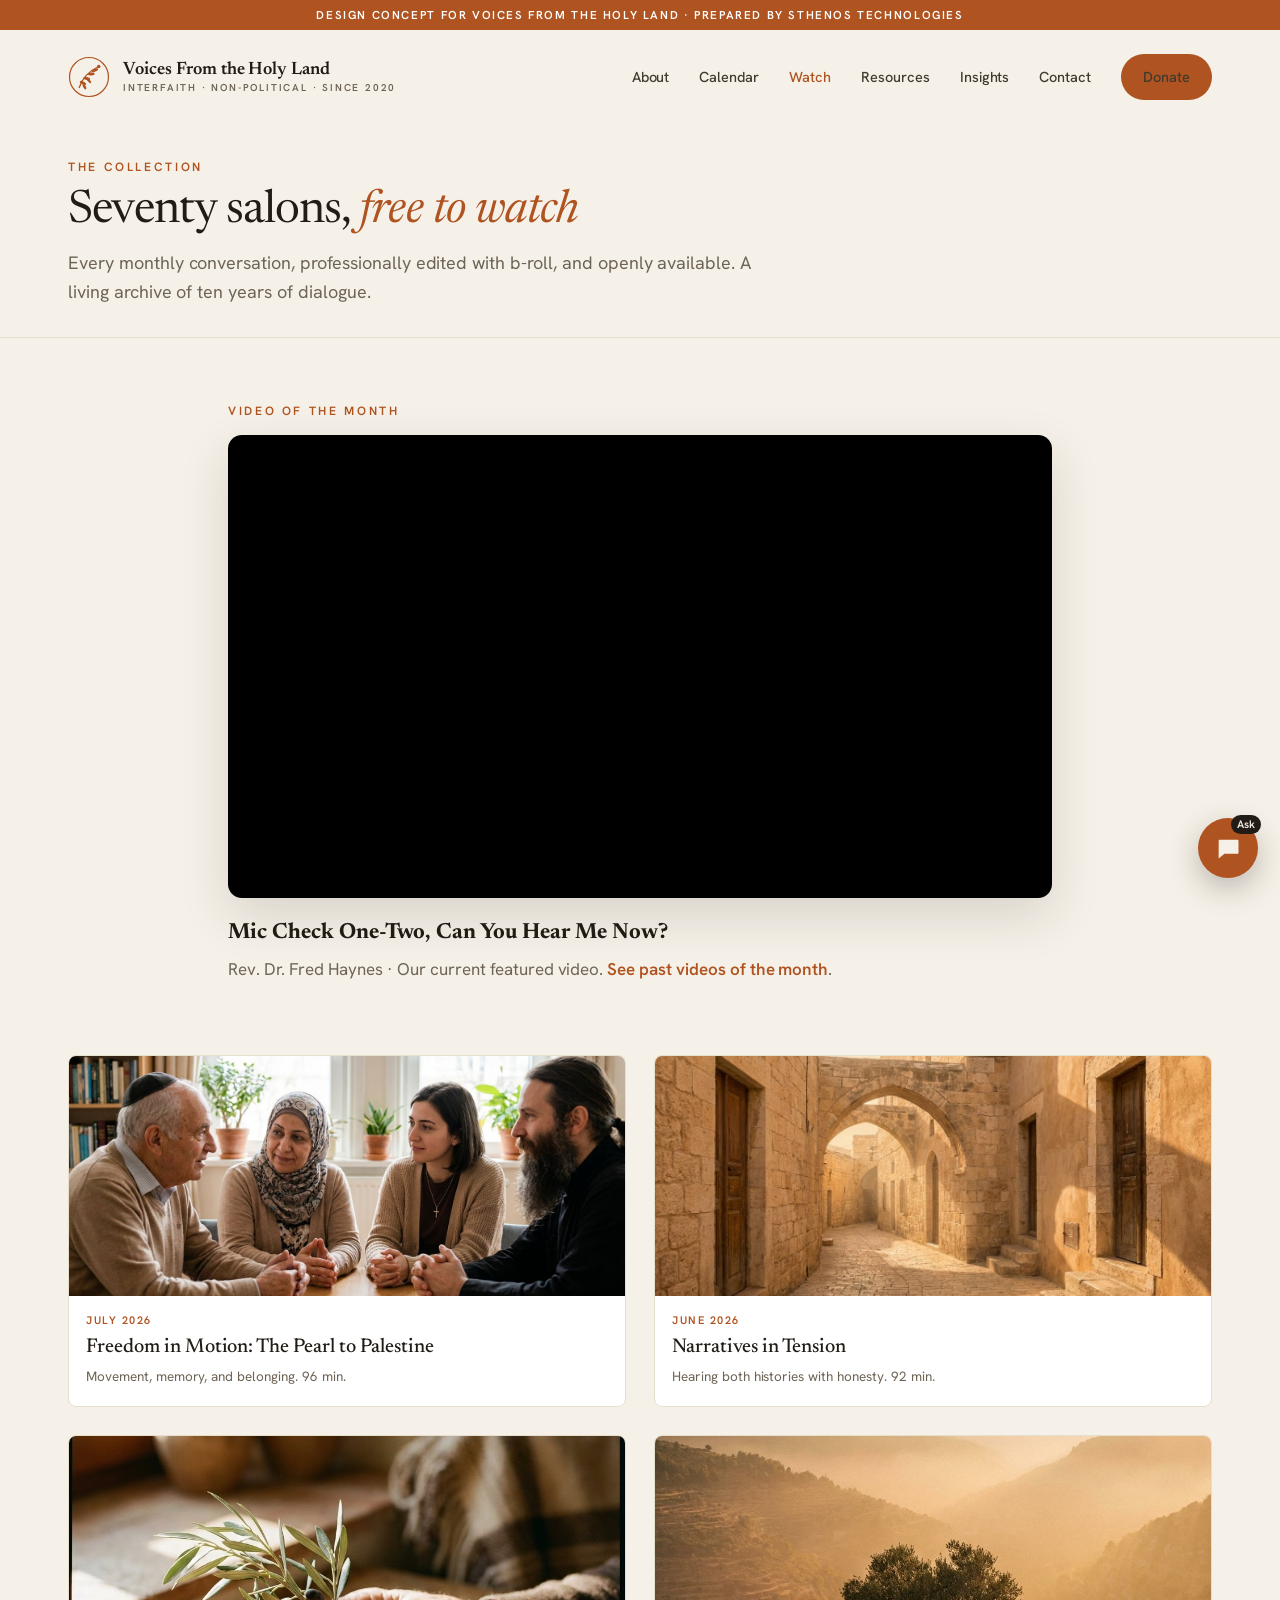
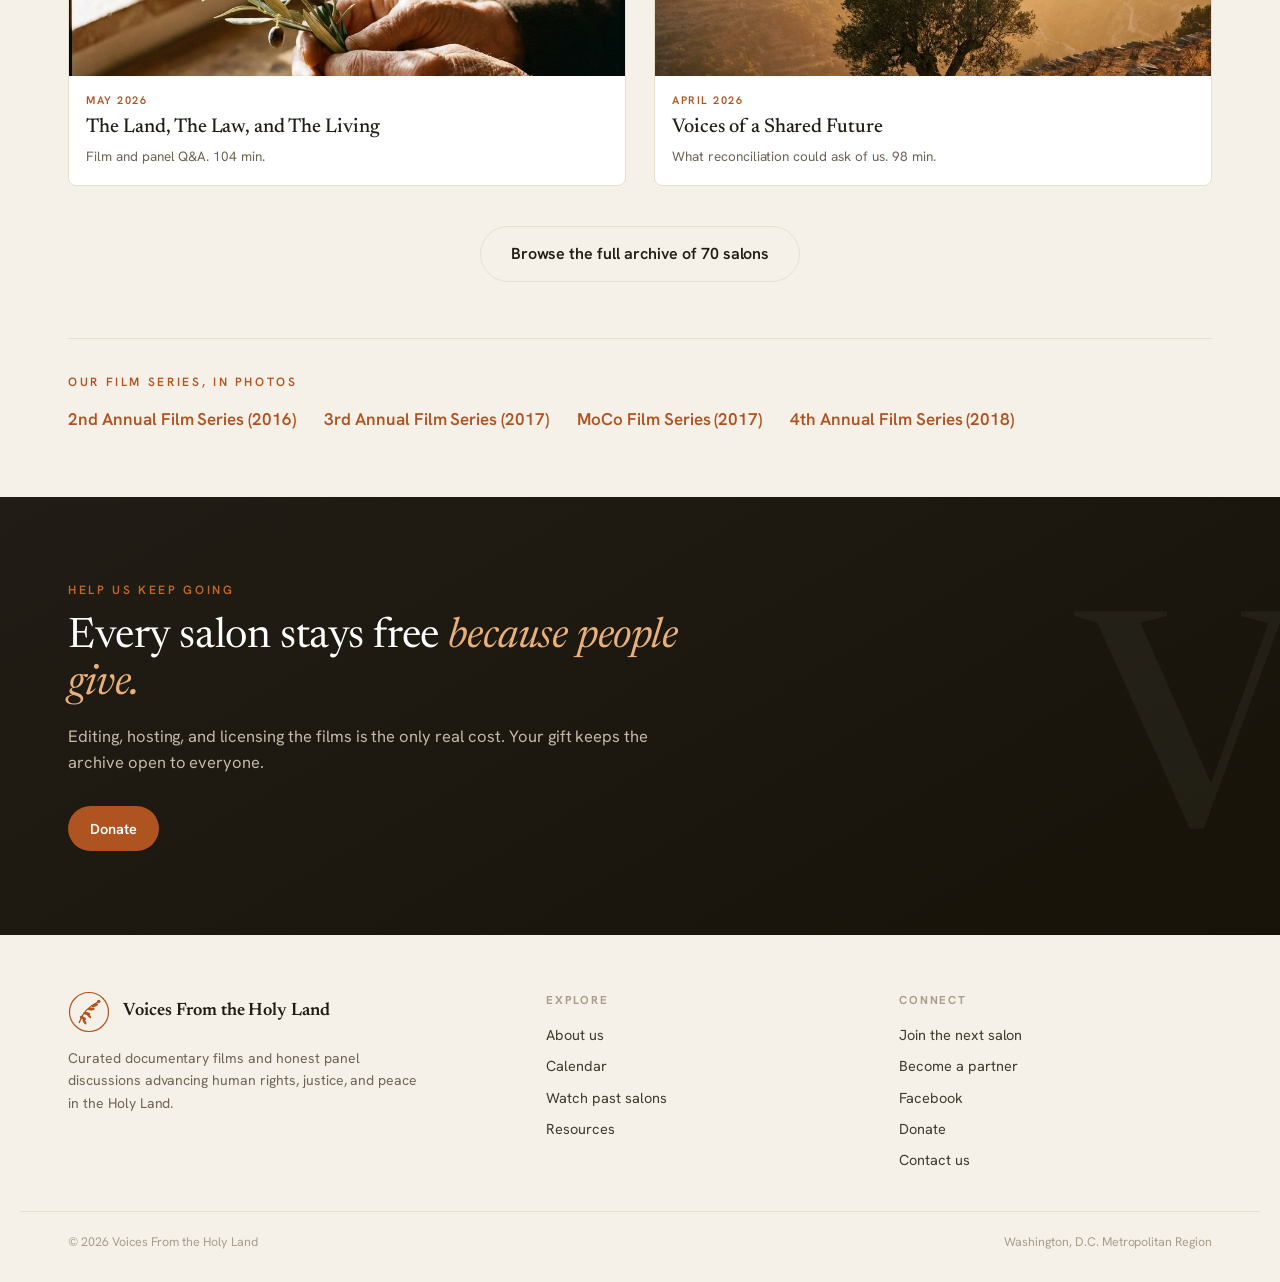
<file: watch.html>
<!DOCTYPE html>
<html lang="en">
<head>
<meta charset="UTF-8">
<meta name="viewport" content="width=device-width, initial-scale=1.0">
<title>Watch 70+ Free Film Salons | Voices From the Holy Land</title>
<meta name="description" content="Watch our free archive of documentary film salons and expert panel discussions on peace, justice, and human rights in the Holy Land.">
<link rel="canonical" href="https://www.voicesfromtheholyland.org/watch.html">
<meta name="robots" content="index,follow">
<meta property="og:type" content="website">
<meta property="og:site_name" content="Voices From the Holy Land">
<meta property="og:title" content="Watch 70+ Free Film Salons | Voices From the Holy Land">
<meta property="og:description" content="Watch our free archive of documentary film salons and expert panel discussions on peace, justice, and human rights in the Holy Land.">
<meta property="og:url" content="https://www.voicesfromtheholyland.org/watch.html">
<meta property="og:image" content="https://www.voicesfromtheholyland.org/assets/img/panel.jpg">
<meta name="twitter:card" content="summary_large_image">
<link rel="icon" href="assets/logo.svg" type="image/svg+xml">
<link rel="stylesheet" href="assets/style.css">
<script type="application/ld+json">{"@context":"https://schema.org","@type":"NGO","name":"Voices From the Holy Land","alternateName":"VFHL","url":"https://www.voicesfromtheholyland.org/","logo":"https://www.voicesfromtheholyland.org/assets/logo.svg","description":"An interfaith coalition using documentary films and honest panel discussions to advance human rights, justice, and peace in the Holy Land.","foundingDate":"2020","areaServed":"United States","knowsAbout":["Israel and Palestine","human rights","peace","interfaith dialogue","documentary film"]}</script>
</head>
<body>
<div class="concept">Design concept for Voices From the Holy Land &middot; prepared by Sthenos Technologies</div>
<nav>
  <a class="brand" href="index.html"><img src="assets/logo.svg" class="mk" alt="Voices From the Holy Land"><div class="nm">Voices From the Holy Land<small>Interfaith &middot; Non-political &middot; Since 2020</small></div></a>
  <div class="navlinks"><a href="about.html">About</a><a href="calendar.html">Calendar</a><a href="watch.html" class="active">Watch</a><a href="resources.html">Resources</a><a href="blog.html">Insights</a><a href="contact.html">Contact</a><a href="donate.html" class="btn">Donate</a></div>
</nav>

<div class="banner"><div class="wrap"><div class="eyebrow">The collection</div><h1 class="serif">Seventy salons, <em>free to watch</em></h1><p>Every monthly conversation, professionally edited with b-roll, and openly available. A living archive of ten years of dialogue.</p></div></div>

<section class="pad" style="padding-bottom:0;"><div class="wrap" style="max-width:920px;">
  <div class="eyebrow" style="margin-bottom:14px;">Video of the month</div>
  <div style="position:relative;width:100%;padding-top:56.25%;border-radius:14px;overflow:hidden;box-shadow:0 18px 50px rgba(33,28,21,.14);background:#000;">
    <iframe src="https://player.vimeo.com/video/1151611337" style="position:absolute;top:0;left:0;width:100%;height:100%;border:0;" allow="autoplay; fullscreen; picture-in-picture" allowfullscreen title="Mic Check One-Two, Can You Hear Me Now? - Rev. Dr. Fred Haynes"></iframe>
  </div>
  <h3 class="serif" style="font-size:22px;color:var(--ink);margin:18px 0 4px;">Mic Check One-Two, Can You Hear Me Now?</h3>
  <p style="color:var(--muted);">Rev. Dr. Fred Haynes &middot; Our current featured video. <a href="https://www.voicesfromtheholyland.org/online-film-salon-videos/video-of-the-month" target="_blank" rel="noopener" style="color:var(--clay);font-weight:600;">See past videos of the month</a>.</p>
</div></section>

<section class="pad"><div class="wrap">
  <div class="watchgrid">
    <a class="wcard" href="https://www.voicesfromtheholyland.org/salonrecordings" target="_blank"><div class="ph" style="background-image:url('assets/img/panel.jpg');"></div><div class="b"><div class="tag">July 2026</div><h4 class="serif">Freedom in Motion: The Pearl to Palestine</h4><p>Movement, memory, and belonging. 96 min.</p></div></a>
    <a class="wcard" href="https://www.voicesfromtheholyland.org/salonrecordings" target="_blank"><div class="ph" style="background-image:url('assets/img/oldcity.jpg');"></div><div class="b"><div class="tag">June 2026</div><h4 class="serif">Narratives in Tension</h4><p>Hearing both histories with honesty. 92 min.</p></div></a>
    <a class="wcard" href="https://www.voicesfromtheholyland.org/salonrecordings" target="_blank"><div class="ph" style="background-image:url('assets/img/hands.jpg');background-position:center 40%;"></div><div class="b"><div class="tag">May 2026</div><h4 class="serif">The Land, The Law, and The Living</h4><p>Film and panel Q&amp;A. 104 min.</p></div></a>
    <a class="wcard" href="https://www.voicesfromtheholyland.org/salonrecordings" target="_blank"><div class="ph" style="background-image:url('assets/img/lonetree.jpg');background-position:center 30%;"></div><div class="b"><div class="tag">April 2026</div><h4 class="serif">Voices of a Shared Future</h4><p>What reconciliation could ask of us. 98 min.</p></div></a>
  </div>
  <div class="center" style="margin-top:40px;"><a href="https://www.voicesfromtheholyland.org/salonrecordings" target="_blank" class="btn ghost lg">Browse the full archive of 70 salons</a></div>

  <div style="margin-top:56px;border-top:1px solid var(--line);padding-top:34px;">
    <div class="eyebrow" style="margin-bottom:14px;">Our film series, in photos</div>
    <ul style="list-style:none;display:flex;flex-wrap:wrap;gap:12px 28px;padding:0;">
      <li><a href="https://www.voicesfromtheholyland.org/pictures/2nd-annual-voices-from-holy-land-2016-film-series" target="_blank" rel="noopener" style="color:var(--clay);font-weight:600;">2nd Annual Film Series (2016)</a></li>
      <li><a href="https://www.voicesfromtheholyland.org/pictures/3rd-annual-voices-holy-land-2017-film-series" target="_blank" rel="noopener" style="color:var(--clay);font-weight:600;">3rd Annual Film Series (2017)</a></li>
      <li><a href="https://www.voicesfromtheholyland.org/pictures/moco-voices-holy-land-2017-film-series" target="_blank" rel="noopener" style="color:var(--clay);font-weight:600;">MoCo Film Series (2017)</a></li>
      <li><a href="https://www.voicesfromtheholyland.org/pictures/4th-annual-voices-holy-land-2018-film-series" target="_blank" rel="noopener" style="color:var(--clay);font-weight:600;">4th Annual Film Series (2018)</a></li>
    </ul>
  </div>
</div></section>

<section class="give"><div class="mono serif">V</div><div class="wrap"><div class="eyebrow">Help us keep going</div><h2 class="serif">Every salon stays free <em>because people give.</em></h2><p>Editing, hosting, and licensing the films is the only real cost. Your gift keeps the archive open to everyone.</p><div class="cta"><a href="donate.html" class="btn">Donate</a></div></div></section>

<footer><div class="wrap">
  <div><div class="brand"><img src="assets/logo.svg" class="mk" alt="Voices From the Holy Land"><div class="nm">Voices From the Holy Land</div></div><p class="about">Curated documentary films and honest panel discussions advancing human rights, justice, and peace in the Holy Land.</p></div>
  <div><h6>Explore</h6><ul><li><a href="about.html">About us</a></li><li><a href="calendar.html">Calendar</a></li><li><a href="watch.html">Watch past salons</a></li><li><a href="resources.html">Resources</a></li></ul></div>
  <div><h6>Connect</h6><ul><li><a href="calendar.html">Join the next salon</a></li><li><a href="contact.html">Become a partner</a></li><li><a href="https://www.facebook.com/VoicesHolyLand/" target="_blank" rel="noopener">Facebook</a></li><li><a href="donate.html">Donate</a></li><li><a href="contact.html">Contact us</a></li></ul></div>
</div><div class="legal"><span>&copy; 2026 Voices From the Holy Land</span><span>Washington, D.C. Metropolitan Region</span></div></footer>
<script src="assets/chatbot.js" defer></script>
</body>
</html>
</file>
<file: assets/style.css>
/* Voices From the Holy Land — design concept stylesheet (Sthenos Technologies) */
@import url('https://fonts.googleapis.com/css2?family=Newsreader:ital,opsz,wght@0,6..72,300;0,6..72,400;0,6..72,500;0,6..72,600;1,6..72,400;1,6..72,500&family=Hanken+Grotesk:wght@400;500;600;700&display=swap');

:root{
  --paper:#F6F1E8; --paper2:#FBF7F0; --card:#FFFFFF; --ink:#211C15; --ink-deep:#171309;
  --body:#403A30; --muted:#6E6456; --faint:#A99E8C; --line:#E7DECE; --line-soft:#EFE8DA;
  --clay:#AF5320; --clay-bright:#C2682E; --clay-wash:#F1E5D8;
}
*{box-sizing:border-box;margin:0;padding:0;}
body{font-family:"Hanken Grotesk",sans-serif;color:var(--body);background:var(--paper);
  font-size:17px;line-height:1.6;-webkit-font-smoothing:antialiased;letter-spacing:-0.002em;}
.serif{font-family:"Newsreader",Georgia,serif;}
img{display:block;max-width:100%;}
a{color:inherit;text-decoration:none;}
.wrap{max-width:1240px;margin:0 auto;padding:0 48px;}
.eyebrow{font-size:12px;letter-spacing:.22em;text-transform:uppercase;color:var(--clay);font-weight:600;}
.center{text-align:center;}

/* concept ribbon */
.concept{background:var(--clay);color:#fff;text-align:center;font-size:11.5px;letter-spacing:.14em;
  text-transform:uppercase;font-weight:600;padding:6px;}
.concept a{color:#fff;text-decoration:underline;}

/* buttons */
.btn{display:inline-block;background:var(--clay);color:#fff;font-weight:600;font-size:14.5px;padding:11px 22px;border-radius:999px;cursor:pointer;border:none;font-family:inherit;}
.btn:hover{background:var(--clay-bright);}
.btn.ghost{background:transparent;color:var(--ink);border:1.5px solid var(--line);}
.btn.ghost:hover{border-color:var(--clay);color:var(--clay);}
.btn.lg{padding:14px 30px;font-size:16px;}

/* duotone-free image helper */
.img{background-size:cover;background-position:center;background-repeat:no-repeat;background-color:#2a231a;}

/* NAV */
nav{display:flex;align-items:center;justify-content:space-between;padding:24px 48px;max-width:1240px;margin:0 auto;}
.brand{display:flex;align-items:center;gap:13px;}
.brand .mk{width:42px;height:42px;flex:0 0 42px;}
.brand .nm{font-family:"Newsreader",serif;font-size:18px;font-weight:600;color:var(--ink);line-height:1.1;}
.brand .nm small{display:block;font-family:"Hanken Grotesk",sans-serif;font-size:10px;letter-spacing:.18em;text-transform:uppercase;color:var(--muted);font-weight:600;margin-top:2px;}
.navlinks{display:flex;gap:30px;align-items:center;}
.navlinks a{font-size:14.5px;font-weight:500;color:var(--body);}
.navlinks a:hover,.navlinks a.active{color:var(--clay);}

/* HERO (home) */
.hero{display:grid;grid-template-columns:1.06fr .94fr;gap:56px;align-items:center;padding:40px 48px 80px;max-width:1240px;margin:0 auto;}
.hero .kick{margin-bottom:22px;}
.hero h1{font-family:"Newsreader",serif;font-weight:400;font-size:60px;line-height:1.04;letter-spacing:-0.02em;color:var(--ink);}
.hero h1 em{font-style:italic;color:var(--clay);}
.hero p.sub{font-size:18.5px;color:var(--muted);margin-top:24px;max-width:30em;line-height:1.55;}
.hero .cta{display:flex;gap:14px;margin-top:34px;align-items:center;}
.hero .meta{margin-top:40px;display:flex;gap:34px;border-top:1px solid var(--line);padding-top:22px;}
.hero .meta .n{font-family:"Newsreader",serif;font-size:30px;font-weight:500;color:var(--ink);line-height:1;}
.hero .meta .l{font-size:12.5px;color:var(--muted);margin-top:6px;}
.hero-img{height:540px;border-radius:6px;position:relative;overflow:hidden;background-size:cover;background-position:center;}
.hero-img .cap{position:absolute;left:22px;bottom:20px;color:#F4EADF;font-size:12px;background:rgba(23,19,9,.4);backdrop-filter:blur(2px);padding:7px 12px;border-radius:5px;}

/* PAGE BANNER (inner pages) */
.banner{padding:34px 0 30px;border-bottom:1px solid var(--line);}
.banner h1{font-family:"Newsreader",serif;font-weight:400;font-size:46px;letter-spacing:-0.02em;color:var(--ink);line-height:1.05;margin-top:10px;}
.banner h1 em{font-style:italic;color:var(--clay);}
.banner p{color:var(--muted);font-size:18px;max-width:38em;margin-top:14px;}

/* generic section */
section.pad{padding:64px 0;}
.lead{color:var(--muted);font-size:18px;max-width:34em;}
.prose p{margin:0 0 16px;max-width:36em;color:var(--body);}
.prose h2{font-family:"Newsreader",serif;font-weight:500;font-size:28px;color:var(--ink);margin:30px 0 12px;letter-spacing:-0.01em;}

/* MISSION band */
.mission{background:var(--ink);color:#EDE6D9;padding:78px 0;}
.mission .wrap{display:grid;grid-template-columns:.8fr 1.2fr;gap:50px;align-items:start;}
.mission .eyebrow{color:var(--clay-bright);}
.mission h2{font-family:"Newsreader",serif;font-weight:400;font-size:25px;line-height:1.5;color:#FBF6EE;letter-spacing:-0.01em;}
.mission h2 b{font-weight:600;color:#fff;}
.mission .stat{margin-top:14px;color:#B7AD9C;font-size:15px;}

/* NEXT salon */
.next .wrap{display:grid;grid-template-columns:1fr 1fr;gap:48px;align-items:stretch;}
.next .img{border-radius:6px;min-height:360px;}
.next .panel{display:flex;flex-direction:column;justify-content:center;}
.next .date{display:flex;align-items:baseline;gap:10px;color:var(--clay);font-weight:600;}
.next .date .d{font-family:"Newsreader",serif;font-size:46px;font-weight:500;line-height:1;}
.next .date .mo{font-size:13px;letter-spacing:.16em;text-transform:uppercase;}
.next h3{font-family:"Newsreader",serif;font-weight:500;font-size:34px;line-height:1.12;color:var(--ink);margin:18px 0 12px;letter-spacing:-0.01em;}
.next p{color:var(--muted);max-width:30em;margin-bottom:24px;}
.next .who{font-size:13.5px;color:var(--faint);margin-top:16px;}

/* LIBRARY (home featured) */
.lib .head{display:flex;align-items:flex-end;justify-content:space-between;margin-bottom:30px;}
.lib .head h2{font-family:"Newsreader",serif;font-weight:400;font-size:40px;letter-spacing:-0.015em;color:var(--ink);line-height:1.05;}
.lib .head h2 em{font-style:italic;color:var(--clay);}
.lib .grid{display:grid;grid-template-columns:1.5fr 1fr;gap:30px;}
.feat{border-radius:6px;overflow:hidden;}
.feat .ph{height:330px;background-size:cover;background-position:center;}
.feat .body{padding:20px 4px 0;}
.feat .tag,.list .tag{font-size:11.5px;letter-spacing:.14em;text-transform:uppercase;color:var(--clay);font-weight:600;}
.feat h4{font-family:"Newsreader",serif;font-weight:500;font-size:26px;color:var(--ink);margin:8px 0 6px;line-height:1.15;}
.feat p{color:var(--muted);font-size:15px;max-width:34em;}
.list{display:flex;flex-direction:column;gap:18px;}
.litem{display:grid;grid-template-columns:118px 1fr;gap:16px;align-items:center;border-bottom:1px solid var(--line-soft);padding-bottom:18px;}
.litem:last-child{border-bottom:none;}
.litem .th{height:80px;border-radius:5px;}
.litem h5{font-family:"Newsreader",serif;font-weight:500;font-size:17.5px;color:var(--ink);line-height:1.2;margin-bottom:3px;}
.litem .meta{font-size:12.5px;color:var(--faint);}

/* WATCH page grid (uniform editorial cards, varied via featured row handled in markup) */
.watchgrid{display:grid;grid-template-columns:repeat(2,1fr);gap:28px;margin-top:8px;}
.wcard{border:1px solid var(--line);border-radius:8px;overflow:hidden;background:var(--card);transition:box-shadow .15s;}
.wcard:hover{box-shadow:0 16px 40px -28px rgba(33,28,21,.5);}
.wcard .ph{height:240px;background-size:cover;background-position:center;}
.wcard .b{padding:16px 17px 18px;}
.wcard .tag{font-size:11px;letter-spacing:.14em;text-transform:uppercase;color:var(--clay);font-weight:600;}
.wcard h4{font-family:"Newsreader",serif;font-weight:500;font-size:20px;color:var(--ink);margin:7px 0 6px;line-height:1.18;}
.wcard p{font-size:13.5px;color:var(--muted);}

/* CALENDAR list */
.event{display:grid;grid-template-columns:120px 1fr auto;gap:26px;align-items:center;padding:22px 0;border-bottom:1px solid var(--line);}
.event .d{font-family:"Newsreader",serif;color:var(--clay);}
.event .d .day{font-size:38px;font-weight:500;line-height:1;}
.event .d .mo{font-size:12px;letter-spacing:.14em;text-transform:uppercase;font-family:"Hanken Grotesk",sans-serif;font-weight:700;}
.event h4{font-family:"Newsreader",serif;font-weight:500;font-size:23px;color:var(--ink);line-height:1.15;}
.event .meta{font-size:13.5px;color:var(--muted);margin-top:4px;}

/* COALITION */
.coal{background:var(--paper2);border-top:1px solid var(--line);border-bottom:1px solid var(--line);padding:74px 0;}
.coal .wrap{display:grid;grid-template-columns:1fr 1.1fr;gap:54px;align-items:center;}
.coal h2{font-family:"Newsreader",serif;font-weight:400;font-size:34px;line-height:1.18;color:var(--ink);letter-spacing:-0.01em;}
.coal h2 b{font-weight:600;}
.faiths{display:flex;flex-wrap:wrap;gap:10px;margin-top:8px;}
.faiths span{font-size:13.5px;color:var(--body);border:1px solid var(--line);background:#fff;border-radius:999px;padding:7px 15px;font-weight:500;}
.coal p{color:var(--muted);font-size:15.5px;}

/* DONATE band + page */
.give{background:linear-gradient(150deg,#211C15,#171309);color:#EDE6D9;padding:84px 0;position:relative;overflow:hidden;}
.give .mono{position:absolute;right:-20px;bottom:-60px;font-family:"Newsreader",serif;font-size:300px;color:#fff;opacity:.04;font-weight:500;}
.give .wrap{position:relative;}
.give .eyebrow{color:var(--clay-bright);}
.give h2{font-family:"Newsreader",serif;font-weight:400;font-size:42px;line-height:1.1;color:#fff;margin:14px 0 16px;max-width:15em;letter-spacing:-0.01em;}
.give h2 em{font-style:italic;color:#E8B07A;}
.give p{color:#C3B9A8;max-width:36em;font-size:16.5px;margin-bottom:30px;}
.give .cta{display:flex;gap:14px;}
.give .btn.ghost{color:#EDE6D9;border-color:rgba(255,255,255,.22);}
.give .btn.ghost:hover{border-color:var(--clay-bright);color:#fff;}
.tiers{display:grid;grid-template-columns:repeat(4,1fr);gap:16px;margin-top:8px;}
.tier{border:1px solid var(--line);border-radius:8px;padding:22px 20px;background:var(--card);text-align:center;}
.tier .amt{font-family:"Newsreader",serif;font-size:30px;font-weight:500;color:var(--ink);}
.tier p{font-size:13.5px;color:var(--muted);margin:8px 0 16px;}

/* CONTACT form */
.formgrid{display:grid;grid-template-columns:1.1fr 1fr;gap:48px;align-items:start;}
.field{margin-bottom:16px;}
.field label{display:block;font-size:13px;font-weight:600;color:var(--ink);margin-bottom:6px;}
.field input,.field textarea{width:100%;border:1px solid var(--line);border-radius:7px;padding:12px 14px;font-family:inherit;font-size:15px;color:var(--body);background:var(--card);}
.field textarea{min-height:130px;resize:vertical;}
.field input:focus,.field textarea:focus{outline:none;border-color:var(--clay);}

/* FOOTER */
footer{padding:56px 0 30px;}
footer .wrap{display:grid;grid-template-columns:1.4fr 1fr 1fr;gap:40px;}
footer .brand{margin-bottom:14px;}
footer .about{color:var(--muted);font-size:14px;max-width:26em;}
footer h6{font-size:11.5px;letter-spacing:.16em;text-transform:uppercase;color:var(--faint);font-weight:700;margin-bottom:14px;}
footer ul{list-style:none;}
footer li{margin:8px 0;font-size:14.5px;}
footer li a:hover{color:var(--clay);}
.legal{max-width:1240px;margin:32px auto 0;padding:20px 48px 0;border-top:1px solid var(--line);display:flex;justify-content:space-between;color:var(--faint);font-size:12.5px;}

/* ---- CINEMATIC FULL-BLEED HERO ---- */
.herofull{position:relative;min-height:84vh;display:flex;align-items:flex-end;background-size:cover;background-position:center;color:#fff;}
.herofull:before{content:"";position:absolute;inset:0;background:linear-gradient(180deg,rgba(23,19,9,.12) 0%,rgba(23,19,9,.28) 42%,rgba(23,19,9,.84) 100%);}
.herofull .inner{position:relative;max-width:1240px;margin:0 auto;padding:0 48px 60px;width:100%;}
.herofull .kick{color:#E8B07A;}
.herofull h1{font-family:"Newsreader",serif;font-weight:400;font-size:62px;line-height:1.02;letter-spacing:-0.02em;color:#fff;max-width:13em;margin:16px 0 0;}
.herofull h1 em{font-style:italic;color:#E8B07A;}
.herofull p.sub{color:#ECE5D8;font-size:19px;max-width:34em;margin-top:20px;line-height:1.5;}
.herofull .cta{display:flex;gap:14px;margin-top:30px;flex-wrap:wrap;}
.herofull .btn.ghost{color:#fff;border-color:rgba(255,255,255,.4);}
.herofull .btn.ghost:hover{border-color:#fff;color:#fff;}
.herofull .meta{display:flex;gap:42px;margin-top:38px;border-top:1px solid rgba(255,255,255,.2);padding-top:20px;flex-wrap:wrap;}
.herofull .meta .n{font-family:"Newsreader",serif;font-size:30px;color:#fff;line-height:1;}
.herofull .meta .l{font-size:12.5px;color:#D8CFC0;margin-top:5px;}

/* ---- DONATION ENGINE ---- */
.donate-wrap{display:grid;grid-template-columns:1.05fr .95fr;gap:48px;align-items:start;}
.donate-card{background:var(--card);border:1px solid var(--line);border-radius:14px;padding:26px 28px;box-shadow:0 20px 55px -32px rgba(33,28,21,.55);}
.dtabs{display:grid;grid-template-columns:1fr 1fr;gap:6px;background:var(--paper);border:1px solid var(--line);border-radius:999px;padding:5px;margin-bottom:22px;}
.dtab{text-align:center;padding:10px;border-radius:999px;font-weight:600;font-size:14.5px;color:var(--muted);cursor:pointer;border:none;background:transparent;font-family:inherit;line-height:1.2;}
.dtab.on{background:var(--clay);color:#fff;}
.dtab .tagm{font-size:9.5px;display:block;letter-spacing:.08em;text-transform:uppercase;font-weight:700;opacity:.9;margin-top:2px;}
.amt-grid{display:grid;grid-template-columns:repeat(3,1fr);gap:10px;}
.amt-btn{border:1.5px solid var(--line);background:var(--paper2);border-radius:10px;padding:15px 6px;text-align:center;cursor:pointer;font-family:inherit;}
.amt-btn:hover{border-color:var(--clay);}
.amt-btn .a{font-family:"Newsreader",serif;font-size:23px;color:var(--ink);font-weight:500;display:block;}
.amt-btn .i{font-size:10.5px;color:var(--muted);margin-top:5px;display:block;line-height:1.3;}
.amt-btn.sel{border-color:var(--clay);background:var(--clay-wash);}
.amt-custom{grid-column:span 3;display:flex;align-items:center;gap:8px;border:1.5px solid var(--line);border-radius:10px;padding:11px 14px;}
.amt-custom span{font-family:"Newsreader",serif;font-size:20px;color:var(--muted);}
.amt-custom input{border:none;outline:none;font-family:inherit;font-size:18px;width:100%;background:transparent;color:var(--ink);}
.give-now{margin-top:20px;width:100%;text-align:center;font-size:16px;padding:15px;}
.give-now .amt-out{font-weight:700;}
.pay-note{margin-top:13px;font-size:12px;color:var(--faint);text-align:center;}
.dside h3{font-family:"Newsreader",serif;font-size:25px;color:var(--ink);margin:0 0 8px;letter-spacing:-0.01em;}
.dside .lead{color:var(--muted);font-size:16px;margin:0 0 24px;}
.trust{display:flex;flex-direction:column;gap:18px;}
.trust .t{display:grid;grid-template-columns:26px 1fr;gap:12px;align-items:start;}
.trust .t .ic{color:var(--clay);font-weight:700;font-family:"Newsreader",serif;font-size:18px;line-height:1.3;}
.trust .t p{margin:0;font-size:14px;color:var(--muted);}
.trust .t b{color:var(--ink);font-weight:600;}

@media (max-width:900px){
  .herofull h1{font-size:40px;} .herofull{min-height:88vh;}
  .donate-wrap{grid-template-columns:1fr;}
  .wrap{padding:0 24px;}
  .hero,.mission .wrap,.next .wrap,.lib .grid,.coal .wrap,.formgrid{grid-template-columns:1fr;}
  .watchgrid,.tiers{grid-template-columns:1fr 1fr;}
  .hero h1{font-size:42px;} nav{padding:18px 24px;flex-wrap:wrap;gap:12px;}
}

/* ---------- Blog / Insights ---------- */
.bloggrid{display:grid;grid-template-columns:repeat(3,1fr);gap:26px;}
@media(max-width:900px){.bloggrid{grid-template-columns:1fr;}}
.bcard{display:flex;flex-direction:column;background:#fff;border:1px solid rgba(33,28,21,.10);border-radius:14px;padding:30px 28px;text-decoration:none;transition:transform .15s ease,box-shadow .15s ease;min-height:260px;}
.bcard:hover{transform:translateY(-3px);box-shadow:0 18px 40px rgba(33,28,21,.10);}
.bcard .cat{font-family:'Hanken Grotesk',sans-serif;font-size:12px;letter-spacing:.14em;text-transform:uppercase;color:var(--clay);font-weight:700;margin-bottom:14px;}
.bcard h3{font-size:23px;line-height:1.25;color:var(--ink);margin:0 0 12px;}
.bcard p{color:var(--muted);font-size:15.5px;line-height:1.6;margin:0;flex:1;}
.bcard .rt{margin-top:18px;font-family:'Hanken Grotesk',sans-serif;font-size:13px;color:var(--faint);}
.bcard.soon{background:transparent;border-style:dashed;}
.bcard.soon .cat{color:var(--faint);}

/* Article */
.article{max-width:720px;margin:0 auto;padding:8px 24px 10px;}
.article .cat{font-family:'Hanken Grotesk',sans-serif;font-size:13px;letter-spacing:.14em;text-transform:uppercase;color:var(--clay);font-weight:700;}
.article .byline{font-family:'Hanken Grotesk',sans-serif;color:var(--faint);font-size:14px;margin:10px 0 0;}
.article h2{font-size:27px;line-height:1.3;color:var(--ink);margin:42px 0 14px;}
.article p{font-size:18px;line-height:1.8;color:#3a342b;margin:0 0 20px;}
.article .lead{font-size:21px;line-height:1.7;color:var(--ink);}
.article blockquote{margin:30px 0;padding:6px 0 6px 26px;border-left:3px solid var(--clay);font-family:'Newsreader',serif;font-style:italic;font-size:21px;color:var(--ink);}
.article ul{margin:0 0 22px;padding-left:22px;}
.article li{font-size:18px;line-height:1.75;color:#3a342b;margin-bottom:10px;}
.article .endnote{margin-top:40px;padding-top:22px;border-top:1px solid rgba(33,28,21,.12);color:var(--faint);font-size:15px;font-family:'Hanken Grotesk',sans-serif;}
</file>
